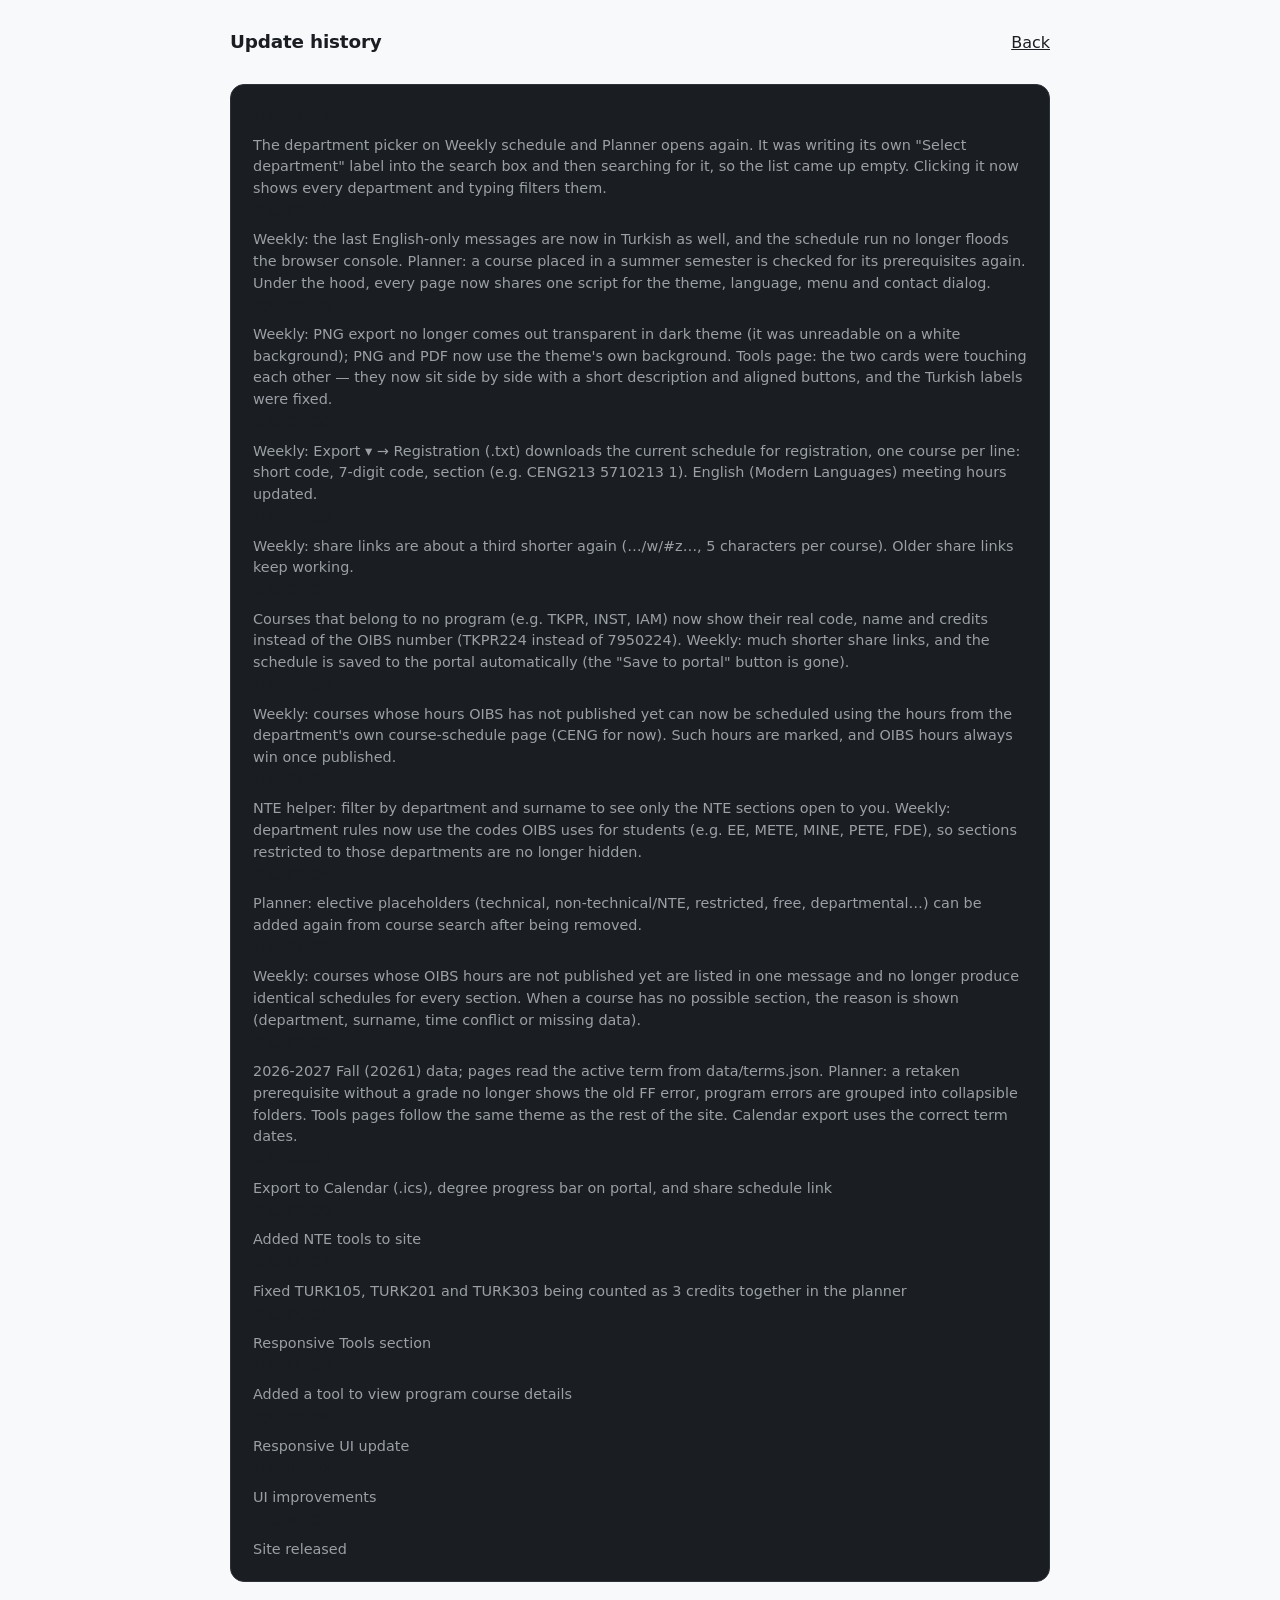
<file: changelog.html>
<!DOCTYPE html>
<html lang="en">
<head>
<meta charset="UTF-8" />
<meta name="viewport" content="width=device-width, initial-scale=1" />
<title>Update history</title>
<link rel="icon" href="Orta_Doğu_Teknik_Üniversitesi.png" type="image/png" />
  <style>
    :root {
      color-scheme: light dark;
    }
    body {
      margin: 0;
      padding: 28px 24px;
      font-family: system-ui, -apple-system, "Segoe UI", Roboto, Arial, sans-serif;
      line-height: 1.5;
      background: #0f1114;
      color: #e8eaed;
    }
    @media (prefers-color-scheme: light) {
      body { background: #f8f9fa; color: #1a1d21; }
      .card { background: #ffffff; border-color: #e8eaed; }
      .muted { color: #5f6368; }
      a { color: #0b57d0; }
    }
    .wrap {
      max-width: 820px;
      margin: 0 auto;
    }
    .card {
      background: #1a1d21;
      border: 1px solid #2d3238;
      border-radius: 14px;
      padding: 20px 22px;
    }
    h1 {
      margin: 0 0 14px 0;
      font-size: 1.15rem;
      letter-spacing: -0.01em;
    }
    h2 {
      margin: 0 0 6px 0;
      font-size: 1rem;
    }
    .muted {
      margin: 0;
      color: #9aa0a6;
      font-size: 0.9rem;
    }
    .topbar {
      display: flex;
      justify-content: space-between;
      align-items: baseline;
      gap: 12px;
      margin-bottom: 14px;
    }
    a {
      color: inherit;
    }
  </style>
</head>
<body>
  <div class="wrap">
    <div class="topbar">
      <h1>Update history</h1>
      <a href="index.html">Back</a>
    </div>

    <div class="card">
      <h2>01.02.12</h2>
      <p class="muted">The department picker on Weekly schedule and Planner opens again. It was writing its own "Select department" label into the search box and then searching for it, so the list came up empty. Clicking it now shows every department and typing filters them.</p>
      <h2>01.02.11</h2>
      <p class="muted">Weekly: the last English-only messages are now in Turkish as well, and the schedule run no longer floods the browser console. Planner: a course placed in a summer semester is checked for its prerequisites again. Under the hood, every page now shares one script for the theme, language, menu and contact dialog.</p>
      <h2>01.02.10</h2>
      <p class="muted">Weekly: PNG export no longer comes out transparent in dark theme (it was unreadable on a white background); PNG and PDF now use the theme's own background. Tools page: the two cards were touching each other — they now sit side by side with a short description and aligned buttons, and the Turkish labels were fixed.</p>
      <h2>01.02.09</h2>
      <p class="muted">Weekly: Export ▾ → Registration (.txt) downloads the current schedule for registration, one course per line: short code, 7-digit code, section (e.g. CENG213 5710213 1). English (Modern Languages) meeting hours updated.</p>
      <h2>01.02.08</h2>
      <p class="muted">Weekly: share links are about a third shorter again (…/w/#z…, 5 characters per course). Older share links keep working.</p>
      <h2>01.02.07</h2>
      <p class="muted">Courses that belong to no program (e.g. TKPR, INST, IAM) now show their real code, name and credits instead of the OIBS number (TKPR224 instead of 7950224). Weekly: much shorter share links, and the schedule is saved to the portal automatically (the "Save to portal" button is gone).</p>
      <h2>01.02.06</h2>
      <p class="muted">Weekly: courses whose hours OIBS has not published yet can now be scheduled using the hours from the department's own course-schedule page (CENG for now). Such hours are marked, and OIBS hours always win once published.</p>
      <h2>01.02.05</h2>
      <p class="muted">NTE helper: filter by department and surname to see only the NTE sections open to you. Weekly: department rules now use the codes OIBS uses for students (e.g. EE, METE, MINE, PETE, FDE), so sections restricted to those departments are no longer hidden.</p>
      <h2>01.02.04</h2>
      <p class="muted">Planner: elective placeholders (technical, non-technical/NTE, restricted, free, departmental…) can be added again from course search after being removed.</p>
      <h2>01.02.03</h2>
      <p class="muted">Weekly: courses whose OIBS hours are not published yet are listed in one message and no longer produce identical schedules for every section. When a course has no possible section, the reason is shown (department, surname, time conflict or missing data).</p>
      <h2>01.02.02</h2>
      <p class="muted">2026-2027 Fall (20261) data; pages read the active term from data/terms.json. Planner: a retaken prerequisite without a grade no longer shows the old FF error, program errors are grouped into collapsible folders. Tools pages follow the same theme as the rest of the site. Calendar export uses the correct term dates.</p>
      <h2>01.02.01</h2>
      <p class="muted">Export to Calendar (.ics), degree progress bar on portal, and share schedule link</p>
      <h2>01.02.00</h2>
      <p class="muted">Added NTE tools to site</p>
      <h2>01.01.02</h2>
      <p class="muted">Fixed TURK105, TURK201 and TURK303 being counted as 3 credits together in the planner</p>
      <h2>01.01.01</h2>
      <p class="muted">Responsive Tools section</p>
      <h2>01.01.00</h2>
      <p class="muted">Added a tool to view program course details</p>
      <h2>01.00.02</h2>
      <p class="muted">Responsive UI update</p>
      <h2>01.00.01</h2>
      <p class="muted">UI improvements</p>
      <h2>01.00.00</h2>
      <p class="muted">Site released</p>
    </div>
  </div>
</body>
</html>
</file>
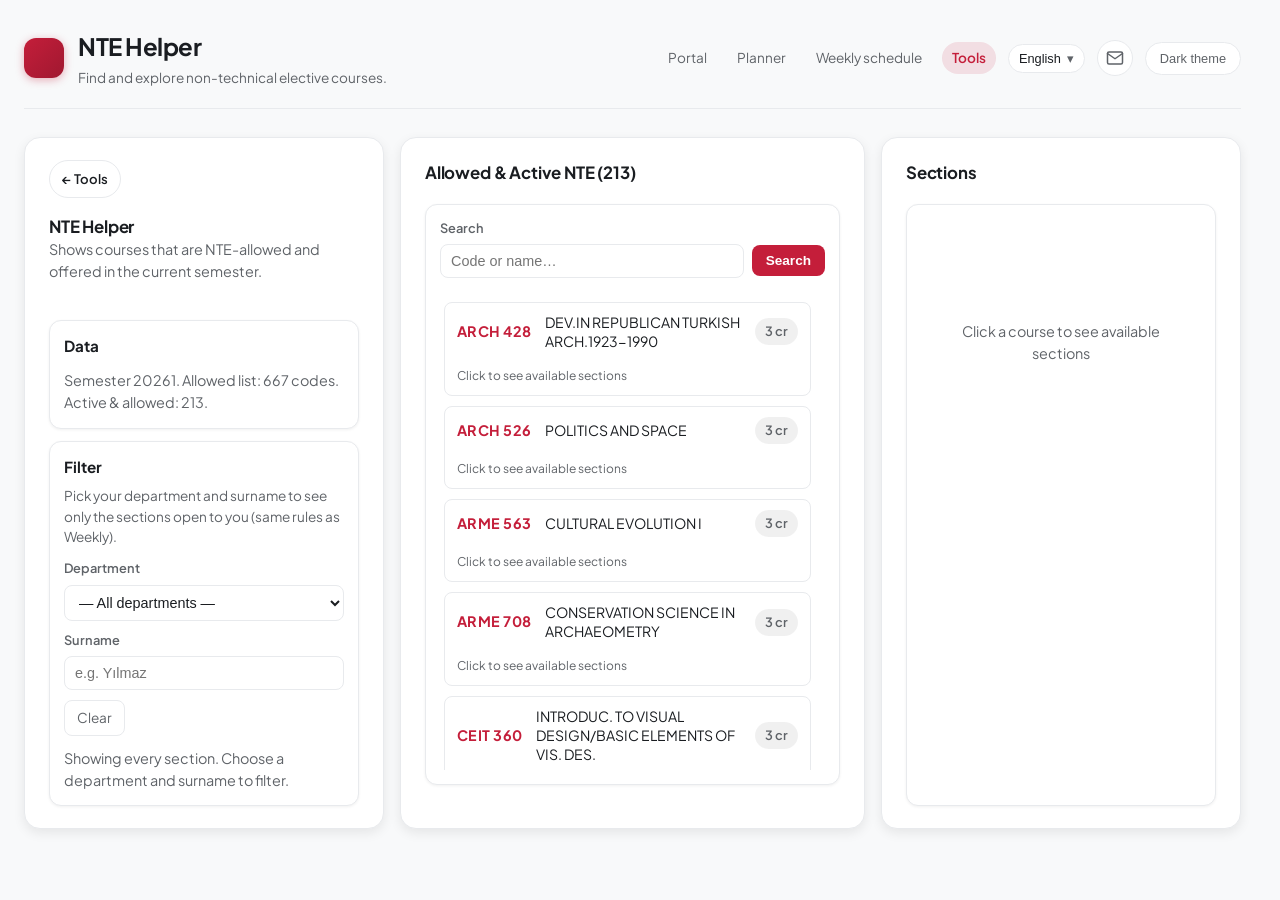
<file: nte-helper.html>
<!doctype html>
<html lang="en">
<head>
<meta charset="UTF-8">
<meta name="viewport" content="width=device-width, initial-scale=1.0">
<title id="pageTitle">NTE Helper</title>
<script>
document.documentElement.setAttribute('data-theme', localStorage.getItem('theme') === 'dark' ? 'dark' : 'light');
</script>
<link rel="icon" href="Orta_Doğu_Teknik_Üniversitesi.png" type="image/png">
<link rel="stylesheet" href="main-ui.css?v=3">
<script src="terms.js"></script>
  <link rel="preconnect" href="https://fonts.googleapis.com">
  <link rel="preconnect" href="https://fonts.gstatic.com" crossorigin>
  <link href="https://fonts.googleapis.com/css2?family=Plus+Jakarta+Sans:wght@400;500;600;700&display=swap" rel="stylesheet">
  <style>
    .nte-helper-main {
      display: grid;
      grid-template-columns: minmax(260px, 360px) minmax(0, 1fr) minmax(280px, 360px);
      gap: 16px;
      max-width: 1400px;
    }
    @media (max-width: 1200px) {
      .nte-helper-main {
        grid-template-columns: minmax(280px, 420px) minmax(0, 1fr);
        grid-template-areas: "form results" "sections sections";
      }
      .nte-helper-main > .panel:first-of-type { grid-area: form; }
      .nte-helper-main .nte-helper-results-panel { grid-area: results; }
      .nte-helper-main .nte-helper-sections-panel { grid-area: sections; }
    }
    @media (max-width: 1024px) {
      .nte-helper-main {
        grid-template-columns: 1fr;
        grid-template-areas: "form" "results" "sections";
      }
    }
    .nte-helper-back {
      display: inline-flex;
      align-items: center;
      justify-content: center;
      border: 1px solid var(--border-subtle);
      border-radius: var(--radius-full);
      padding: 8px 12px;
      text-decoration: none;
      color: var(--text-main);
      background: var(--bg-input);
      font-weight: 600;
      font-size: 0.82rem;
      margin-bottom: 16px;
      transition: border-color var(--transition), background var(--transition);
    }
    .nte-helper-back:hover {
      border-color: var(--metu-red);
      background: var(--accent-soft);
    }
    .nte-helper-caption {
      font-size: 0.9rem;
      color: var(--text-muted);
      margin: 0 0 20px 0;
    }
    .nte-helper-main .details-card {
      border: 1px solid var(--border-subtle);
      border-radius: var(--radius-md);
      background: var(--bg-elevated);
      box-shadow: var(--shadow);
      padding: 14px;
    }
    .nte-helper-main .details-card-title {
      margin: 0 0 8px 0;
      font-size: 0.95rem;
      font-weight: 700;
      color: var(--text-main);
    }
    .nte-helper-form {
      display: grid;
      grid-template-columns: repeat(auto-fill, minmax(160px, 1fr));
      gap: var(--space-4, 12px) var(--space-5, 16px);
      align-items: end;
      margin-bottom: 20px;
    }
    .nte-helper-form .nte-helper-field {
      display: flex;
      flex-direction: column;
      gap: 4px;
    }
    .nte-helper-form .nte-helper-field label {
      font-size: 0.8rem;
      font-weight: 600;
      color: var(--text-muted);
    }
    .nte-helper-form .nte-helper-field select,
    .nte-helper-form .nte-helper-field input {
      width: 100%;
      min-width: 0;
      padding: 8px 10px;
      border: 1px solid var(--border-subtle);
      border-radius: var(--radius-sm);
      background: var(--bg-input);
      color: var(--text-main);
      font-size: 0.9rem;
    }
    .nte-helper-form .nte-helper-btn-wrap {
      grid-column: 1 / -1;
    }
    @media (min-width: 520px) {
      .nte-helper-form .nte-helper-btn-wrap {
        grid-column: auto;
      }
    }
    .nte-helper-btn {
      padding: 10px 18px;
      background: var(--metu-red);
      color: #fff;
      border: none;
      border-radius: var(--radius-md);
      font-weight: 600;
      font-size: 0.9rem;
      cursor: pointer;
    }
    .nte-helper-btn:hover { opacity: 0.9; }
    .nte-helper-btn:disabled { opacity: 0.6; cursor: not-allowed; }
    .nte-helper-status {
      min-height: 24px;
      margin-bottom: 0;
      margin-top: 12px;
      font-size: 0.9rem;
      color: var(--text-muted);
    }
    .nte-helper-filter-card {
      margin-top: 12px;
    }
    .nte-helper-filter-hint {
      margin: 0 0 12px 0;
      font-size: 0.85rem;
      color: var(--text-muted);
    }
    .nte-helper-filter-field {
      display: flex;
      flex-direction: column;
      margin-bottom: 10px;
    }
    .nte-helper-filter-field .nte-helper-search-input {
      flex: none;
      width: 100%;
    }
    .nte-helper-filter-clear {
      padding: 7px 12px;
      background: transparent;
      color: var(--text-muted);
      border: 1px solid var(--border-subtle);
      border-radius: var(--radius-sm);
      font: inherit;
      font-size: 0.85rem;
      cursor: pointer;
    }
    .nte-helper-filter-clear:hover {
      color: var(--text-main);
      border-color: var(--text-muted);
    }
    .nte-helper-empty {
      margin: 12px 4px;
      color: var(--text-muted);
      font-size: 0.9rem;
    }
    .nte-helper-results-panel .details-card {
      display: flex;
      flex-direction: column;
      min-height: 280px;
    }
    .nte-helper-sections-panel {
      display: flex;
      flex-direction: column;
      min-height: 0;
    }
    .nte-helper-sections-panel .details-card {
      display: flex;
      flex-direction: column;
      min-height: 280px;
      flex: 1;
      min-height: 0;
    }
    .nte-helper-sections-body {
      flex: 1;
      min-height: 0;
      overflow-y: auto;
      padding: 4px 0;
    }
    .nte-helper-sections-placeholder {
      display: flex;
      flex-direction: column;
      align-items: center;
      justify-content: center;
      min-height: 240px;
      padding: 24px;
      text-align: center;
      color: var(--text-muted);
      font-size: 0.9rem;
    }
    .nte-helper-card.is-selected {
      border-color: var(--metu-red);
      box-shadow: 0 0 0 2px var(--metu-red-soft);
    }
    .nte-helper-sections-list {
      display: flex;
      flex-direction: column;
      gap: 8px;
    }
    .nte-helper-search-row {
      margin-bottom: 12px;
      flex-shrink: 0;
    }
    .nte-helper-search-label {
      display: block;
      font-size: 0.8rem;
      font-weight: 600;
      color: var(--text-muted);
      margin-bottom: 6px;
    }
    .nte-helper-search-wrap {
      display: flex;
      gap: 8px;
      align-items: center;
    }
    .nte-helper-search-input {
      flex: 1;
      min-width: 0;
      padding: 8px 10px;
      border: 1px solid var(--border-subtle);
      border-radius: var(--radius-sm);
      background: var(--bg-input);
      color: var(--text-main);
      font-size: 0.9rem;
    }
    .nte-helper-search-input:focus {
      outline: none;
      border-color: var(--metu-red);
      box-shadow: 0 0 0 2px var(--metu-red-soft);
    }
    .nte-helper-search-btn {
      padding: 8px 14px;
      background: var(--metu-red);
      color: #fff;
      border: none;
      border-radius: var(--radius-sm);
      font-weight: 600;
      font-size: 0.85rem;
      cursor: pointer;
      flex-shrink: 0;
    }
    .nte-helper-search-btn:hover { opacity: 0.9; }
    .nte-helper-search-row.is-hidden {
      display: none;
    }
    .nte-helper-results-body {
      flex: 1;
      overflow-y: auto;
      padding: 12px 4px;
      max-height: min(60vh, 480px);
    }
    .nte-helper-results-body.scroll-theme {
      scrollbar-gutter: stable;
    }
    .nte-helper-list {
      display: flex;
      flex-direction: column;
      gap: 10px;
    }
    .nte-helper-card {
      display: grid;
      grid-template-columns: auto 1fr auto;
      gap: 12px 14px;
      align-items: center;
      padding: 10px 12px;
      background: var(--bg-input);
      border: 1px solid var(--border-subtle);
      border-radius: var(--radius-sm);
      transition: border-color 0.15s ease, box-shadow 0.15s ease;
    }
    .nte-helper-card:hover {
      border-color: var(--metu-red);
      box-shadow: 0 2px 8px rgba(0,0,0,0.08);
    }
    .nte-helper-card-code {
      font-weight: 700;
      font-size: 0.9rem;
      color: var(--metu-red);
      letter-spacing: 0.02em;
    }
    .nte-helper-card-name {
      font-size: 0.88rem;
      color: var(--text-main);
      line-height: 1.35;
    }
    .nte-helper-card-credits {
      font-size: 0.8rem;
      font-weight: 600;
      color: var(--text-muted);
      background: var(--bg-subtle, rgba(0,0,0,0.06));
      padding: 4px 10px;
      border-radius: var(--radius-full, 999px);
    }
    .nte-helper-card-wrap {
      display: flex;
      flex-direction: column;
      gap: 0;
    }
    .nte-helper-card.is-clickable {
      cursor: pointer;
    }
    .nte-helper-card.is-clickable:hover {
      border-color: var(--metu-red);
    }
    .nte-helper-card-expand-hint {
      font-size: 0.75rem;
      color: var(--text-muted);
      margin-top: 4px;
      grid-column: 1 / -1;
    }
    .nte-helper-card-sections {
      display: none;
      margin-top: 10px;
      padding-top: 10px;
      border-top: 1px solid var(--border-subtle);
    }
    .nte-helper-card-sections.is-open {
      display: block;
    }
    .nte-helper-sections-title {
      font-size: 0.8rem;
      font-weight: 700;
      color: var(--text-muted);
      margin: 0 0 8px 0;
    }
    .nte-helper-section-item {
      font-size: 0.82rem;
      padding: 8px 10px;
      background: var(--bg-input);
      border: 1px solid var(--border-subtle);
      border-radius: var(--radius-sm);
      margin-bottom: 6px;
    }
    .nte-helper-section-item:last-child {
      margin-bottom: 0;
    }
    .nte-helper-section-row {
      display: flex;
      flex-wrap: wrap;
      gap: 4px 12px;
      margin-top: 4px;
    }
    .nte-helper-section-row:first-child {
      margin-top: 0;
    }
    .nte-helper-section-num {
      font-weight: 700;
      color: var(--metu-red);
    }
    .nte-helper-section-instr {
      color: var(--text-main);
    }
    .nte-helper-section-meetings,
    .nte-helper-section-rules {
      font-size: 0.78rem;
      color: var(--text-muted);
    }
    .nte-helper-right-empty {
      display: flex;
      flex-direction: column;
      align-items: center;
      justify-content: center;
      min-height: 200px;
      padding: 24px;
      text-align: center;
      color: var(--text-muted);
      font-size: 0.88rem;
    }
    .nte-helper-right-empty-icon {
      width: 48px;
      height: 48px;
      margin-bottom: 12px;
      opacity: 0.5;
    }
    .nte-helper-results {
      margin-top: 0;
    }
    @media (max-width: 600px) {
      html { overflow-x: hidden; }
      body { padding: 14px 12px; overflow-x: hidden; }
      .header { margin-left: -12px; margin-right: -12px; padding-left: calc(12px + env(safe-area-inset-left, 0)); padding-right: calc(12px + env(safe-area-inset-right, 0)); }
      .header-actions .nav-links,
      .header-actions #langCombo,
      .header-actions #themeToggle,
      .header-actions #envelopeBtn,
      .header-actions #langSelect { display: none !important; }
      #mobileMenuBtn { display: inline-flex !important; position: fixed; top: calc(14px + 6px + env(safe-area-inset-top, 0)); right: calc(16px + env(safe-area-inset-right, 0)); z-index: 100000; }
    }
  </style>
</head>
<body>
  <div class="app-shell">
    <header class="header">
      <div class="branding">
        <div class="branding-mark"></div>
        <div class="title-block">
          <h1 id="pageTitleHeading">NTE Helper</h1>
          <span id="pageSubtitle">Find and explore non-technical elective courses.</span>
        </div>
      </div>
      <div class="header-actions">
        <button type="button" id="mobileMenuBtn" aria-label="Open menu" aria-controls="mobileDrawerOverlay" aria-expanded="false" style="display: none;">
          <svg xmlns="http://www.w3.org/2000/svg" viewBox="0 0 24 24" fill="none" stroke="currentColor" stroke-width="2" stroke-linecap="round" stroke-linejoin="round" aria-hidden="true">
            <line x1="4" y1="6" x2="20" y2="6"></line>
            <line x1="4" y1="12" x2="20" y2="12"></line>
            <line x1="4" y1="18" x2="20" y2="18"></line>
          </svg>
        </button>
        <nav class="nav-links">
          <a id="navPortal" href="index.html">Portal</a>
          <a id="navPlanner" href="planner.html">Planner</a>
          <a id="navWeekly" href="weekly.html">Weekly schedule</a>
          <a id="navTools" href="tools.html" class="active">Tools</a>
        </nav>
        <select id="langSelect" class="header-hidden-select" tabindex="-1" aria-hidden="true">
          <option value="tr">Türkçe</option>
          <option value="en">English</option>
        </select>
        <div class="header-lang" id="langCombo">
          <button type="button" id="langButton" class="header-lang-trigger" aria-haspopup="listbox" aria-expanded="false">
            <span id="langButtonLabel">English</span>
            <span class="header-lang-chevron" aria-hidden="true">▾</span>
          </button>
          <div id="langList" class="course-search-dropdown" role="listbox" aria-label="Language"></div>
        </div>
        <button type="button" id="envelopeBtn" class="envelope-btn" aria-label="Message" title="Message">
          <svg xmlns="http://www.w3.org/2000/svg" viewBox="0 0 24 24" fill="none" stroke="currentColor" stroke-width="2" stroke-linecap="round" stroke-linejoin="round"><path d="M4 4h16c1.1 0 2 .9 2 2v12c0 1.1-.9 2-2 2H4c-1.1 0-2-.9-2-2V6c0-1.1.9-2 2-2z"></path><polyline points="22,6 12,13 2,6"></polyline></svg>
        </button>
        <button type="button" id="themeToggle" class="theme-toggle" aria-label="Toggle theme">
          <span id="themeLabel">Light theme</span>
        </button>
      </div>
    </header>

    <div id="mobileDrawerOverlay" class="mobile-drawer-overlay" aria-hidden="true">
      <aside class="mobile-drawer" role="dialog" aria-modal="true" aria-label="Menu">
        <div class="mobile-drawer-header">
          <div class="mobile-drawer-title">Menu</div>
          <button type="button" id="mobileDrawerClose" class="mobile-drawer-close" aria-label="Close menu">×</button>
        </div>
        <div class="mobile-drawer-body">
          <div class="mobile-drawer-section">
            <div class="mobile-drawer-section-title">Pages</div>
            <div class="mobile-drawer-list">
              <a class="mobile-drawer-link" href="index.html">Portal</a>
              <a class="mobile-drawer-link" href="planner.html">Planner</a>
              <a class="mobile-drawer-link" href="weekly.html">Weekly schedule</a>
              <a id="mobileNavTools" class="mobile-drawer-link" href="tools.html">Tools</a>
            </div>
          </div>
          <div class="mobile-drawer-section">
            <div class="mobile-drawer-section-title">Settings</div>
            <div class="mobile-drawer-list">
              <div class="mobile-drawer-pill-row" aria-label="Language">
                <button type="button" id="mobileLangTr" class="mobile-drawer-pill">Türkçe</button>
                <button type="button" id="mobileLangEn" class="mobile-drawer-pill">English</button>
              </div>
              <button type="button" id="mobileContactBtn" class="mobile-drawer-btn">Contact</button>
              <button type="button" id="mobileThemeBtn" class="mobile-drawer-btn">
                <span>Theme</span>
                <span id="mobileThemeLabel">Light theme</span>
              </button>
            </div>
          </div>
        </div>
      </aside>
    </div>

    <main class="layout nte-helper-main">
      <section class="panel">
        <a href="tools.html" id="backToToolsBtn" class="nte-helper-back">← Tools</a>
        <div class="panel-header">
          <div>
            <div class="panel-title" id="nteHelperPanelTitle">NTE Helper</div>
            <p id="nteHelperCaption" class="nte-helper-caption">Find non-technical elective courses you can take. Select your engineering department to see available NTE courses.</p>
          </div>
        </div>
        <div class="details-card">
          <h3 class="details-card-title" id="nteFiltersTitle">Data</h3>
          <div id="nteHelperStatus" class="nte-helper-status" aria-live="polite"></div>
        </div>
        <div class="details-card nte-helper-filter-card">
          <h3 class="details-card-title" id="nteFilterTitle">Filter</h3>
          <p class="nte-helper-filter-hint" id="nteFilterHint">Pick your department and surname to see only the sections open to you.</p>
          <div class="nte-helper-filter-field">
            <label for="nteDeptSelect" class="nte-helper-search-label" id="lblDept">Department</label>
            <select id="nteDeptSelect" class="nte-helper-search-input"></select>
          </div>
          <div class="nte-helper-filter-field">
            <label for="nteSurname" class="nte-helper-search-label" id="lblSurname">Surname</label>
            <input type="text" id="nteSurname" class="nte-helper-search-input" autocomplete="off" />
          </div>
          <button type="button" id="nteFilterClear" class="nte-helper-filter-clear">Clear</button>
          <div id="nteFilterStatus" class="nte-helper-status" aria-live="polite"></div>
        </div>
      </section>

      <section class="panel nte-helper-results-panel">
        <div class="panel-header">
          <div>
            <div class="panel-title" id="nteHelperResultsTitle">Available NTE</div>
          </div>
        </div>
        <div class="details-card">
          <div class="nte-helper-search-row" id="nteHelperSearchRow">
            <label for="nteSearchInput" class="nte-helper-search-label" id="nteSearchLabel">Search</label>
            <div class="nte-helper-search-wrap">
              <input type="text" id="nteSearchInput" class="nte-helper-search-input" placeholder="Code or name..." autocomplete="off" aria-describedby="nteSearchLabel" />
              <button type="button" id="nteSearchBtn" class="nte-helper-search-btn"><span id="nteSearchBtnText">Search</span></button>
            </div>
          </div>
          <div id="nteHelperResults" class="nte-helper-results-body scroll-theme"></div>
        </div>
      </section>
      <section class="panel nte-helper-sections-panel">
        <div class="panel-header">
          <div>
            <div class="panel-title" id="nteHelperSectionsTitle">Sections</div>
          </div>
        </div>
        <div class="details-card">
          <div id="nteHelperSectionsBody" class="nte-helper-sections-body scroll-theme">
            <div id="nteHelperSectionsPlaceholder" class="nte-helper-sections-placeholder">
              <span id="nteHelperSectionsPlaceholderText">Click a course to see available sections</span>
            </div>
            <div id="nteHelperSectionsList" class="nte-helper-sections-list" style="display:none;"></div>
          </div>
        </div>
      </section>
    </main>
  </div>

  <dialog id="envelopeDialog" class="envelope-dialog">
    <div class="envelope-modal">
      <div class="envelope-modal-header">
        <h3 id="envelopeModalTitle" class="envelope-modal-title">Contact information</h3>
        <button type="button" id="envelopeModalClose" class="envelope-modal-close">Close</button>
      </div>
      <div id="envelopeModalContent" class="envelope-modal-body scroll-theme">
        <a href="mailto:fatih.usta@metu.edu.tr">fatih.usta@metu.edu.tr</a>
      </div>
    </div>
  </dialog>

  <script src="platform.js"></script>
  <script src="site-chrome.js"></script>
  <script>
  (function() {
    var root = document.documentElement;
    var STRINGS = {
      en: {
        pageTitle: "NTE Helper",
        pageSubtitle: "Find and explore non-technical elective courses.",
        navPortal: "Portal",
        navPlanner: "Planner",
        navWeekly: "Weekly schedule",
        navTools: "Tools",
        nteHelperPanelTitle: "NTE Helper",
        nteHelperCaption: "Shows courses that are NTE-allowed and offered in the current semester.",
        filtersTitle: "Data",
        filterTitle: "Filter",
        filterHint: "Pick your department and surname to see only the sections open to you (same rules as Weekly).",
        lblDept: "Department",
        lblSurname: "Surname",
        deptAll: "— All departments —",
        surnamePlaceholder: "e.g. Yılmaz",
        filterClear: "Clear",
        filterStatusNone: "Showing every section. Choose a department and surname to filter.",
        filterStatus: "{n} of {total} NTE courses have a section open to you (department code {dept}, surname {surname}).",
        statusSelectDept: "Loading NTE list and active courses…",
        statusLoading: "Loading…",
        statusNoCourses: "No NTE-allowed courses are offered this semester.",
        statusError: "Could not load data. Try again.",
        resultsTitle: "Allowed & Active NTE",
        resultsEmpty: "No matches.",
        searchLabel: "Search",
        searchPlaceholder: "Code or name…",
        searchBtn: "Search",
        sectionsLabel: "Sections",
        sectionNum: "Section",
        instructor: "Instructor",
        schedule: "Schedule",
        rulesLabel: "Rules",
        restrictedTo: "Restricted to",
        openToAll: "Open to all",
        surnameRange: "Surnames",
        yearRange: "Years",
        clickToExpand: "Click to see available sections",
        sectionsPlaceholder: "Click a course to see available sections",
        sectionsFor: "Sections for",
        colCode: "Code",
        colName: "Course name",
        colCredits: "Credits",
        backToToolsBtn: "← Tools",
        themeLight: "Light theme",
        themeDark: "Dark theme",
        contactBtn: "Contact",
        contactModalTitle: "Contact information",
        closeBtn: "Close"
      },
      tr: {
        pageTitle: "NTE Yardımcı",
        pageSubtitle: "Non-teknik seçmeli dersleri bulun ve inceleyin.",
        navPortal: "Portal",
        navPlanner: "Planlayıcı",
        navWeekly: "Haftalık program",
        navTools: "Araçlar",
        nteHelperPanelTitle: "NTE Yardımcı",
        nteHelperCaption: "Bu dönem açılan ve NTE listesinde olan dersleri gösterir.",
        filtersTitle: "Veri",
        filterTitle: "Filtre",
        filterHint: "Bölümünü ve soyadını seç; sadece sana açık şubeler görünsün (Haftalık program ile aynı kurallar).",
        lblDept: "Bölüm",
        lblSurname: "Soyadı",
        deptAll: "— Tüm bölümler —",
        surnamePlaceholder: "örn. Yılmaz",
        filterClear: "Temizle",
        filterStatusNone: "Tüm şubeler gösteriliyor. Filtrelemek için bölüm ve soyadı seç.",
        filterStatus: "{total} NTE dersinden {n} tanesinde sana açık şube var (bölüm kodu {dept}, soyadı {surname}).",
        statusSelectDept: "NTE listesi ve aktif dersler yükleniyor…",
        statusNoCourses: "Bu dönem açılan uygun NTE dersi yok.",
        statusError: "Veri yüklenemedi. Tekrar deneyin.",
        resultsTitle: "Uygun & Açık NTE",
        resultsEmpty: "Eşleşme yok.",
        searchLabel: "Ara",
        searchPlaceholder: "Kod veya ad…",
        searchBtn: "Ara",
        sectionsLabel: "Şubeler",
        sectionNum: "Şube",
        instructor: "Öğretim üyesi",
        schedule: "Program",
        rulesLabel: "Kurallar",
        restrictedTo: "Kısıtlı",
        openToAll: "Herkese açık",
        surnameRange: "Soyad",
        yearRange: "Sınıf",
        clickToExpand: "Uygun şubeleri görmek için tıklayın",
        sectionsPlaceholder: "Şubeleri görmek için bir derse tıklayın",
        sectionsFor: "Şubeler",
        colCode: "Kod",
        colName: "Ders adı",
        colCredits: "Kredi",
        backToToolsBtn: "← Araçlar",
        themeLight: "Açık tema",
        themeDark: "Koyu tema",
        contactBtn: "İletişim",
        contactModalTitle: "İletişim bilgileri",
        closeBtn: "Kapat"
      }
    };

    function setText(id, text) {
      var el = document.getElementById(id);
      if (el) el.textContent = text;
    }

    function getLang() {
      return (localStorage.getItem("lang") || "en") === "tr" ? "tr" : "en";
    }

    function applyLanguage(lang) {
      var s = STRINGS[lang] || STRINGS.en;
      setText("pageTitle", s.pageTitle);
      setText("pageTitleHeading", s.pageTitle);
      setText("pageSubtitle", s.pageSubtitle);
      setText("navPortal", s.navPortal);
      setText("navPlanner", s.navPlanner);
      setText("navWeekly", s.navWeekly);
      setText("navTools", s.navTools);
      setText("mobileNavTools", s.navTools);
      setText("nteHelperPanelTitle", s.nteHelperPanelTitle);
      setText("nteHelperCaption", s.nteHelperCaption);
      setText("lblDept", s.lblDept);
      setText("lblSurname", s.lblSurname);
      setText("lblTerm", s.lblTerm);
      setText("nteFindBtnText", s.nteFindBtnText);
      setText("nteFiltersTitle", s.filtersTitle);
      setText("nteFilterTitle", s.filterTitle);
      setText("nteFilterHint", s.filterHint);
      setText("nteFilterClear", s.filterClear);
      var surnameField = document.getElementById("nteSurname");
      if (surnameField) surnameField.placeholder = s.surnamePlaceholder;
      var deptAllOpt = document.querySelector('#nteDeptSelect option[value=""]');
      if (deptAllOpt) deptAllOpt.textContent = s.deptAll;
      if (allNteItems) applyNteFilter();
      setText("nteSearchLabel", s.searchLabel);
      setText("nteSearchBtnText", s.searchBtn);
      setText("nteHelperSectionsPlaceholderText", s.sectionsPlaceholder || "Click a course to see available sections");
      var searchInput = document.getElementById("nteSearchInput");
      if (searchInput) searchInput.placeholder = s.searchPlaceholder || "Code or name…";
      setText("backToToolsBtn", s.backToToolsBtn);
      setText("mobileContactBtn", s.contactBtn);
      setText("envelopeModalTitle", s.contactModalTitle);
      setText("envelopeModalClose", s.closeBtn);
      document.documentElement.lang = lang === "tr" ? "tr" : "en";

      var currentTheme = root.getAttribute("data-theme") === "light" ? "light" : "dark";
      setText("themeLabel", currentTheme === "dark" ? s.themeLight : s.themeDark);
      setText("mobileThemeLabel", currentTheme === "dark" ? s.themeLight : s.themeDark);

      var langSel = document.getElementById("langSelect");
      if (langSel) langSel.value = lang;
      var langButtonLabel = document.getElementById("langButtonLabel");
      if (langButtonLabel) langButtonLabel.textContent = lang === "tr" ? "Türkçe" : "English";
      localStorage.setItem("lang", lang);
    }


    // Theme toggle, language picker, mobile drawer and the contact dialog live in site-chrome.js.
    METU_CHROME.init({ applyLanguage: applyLanguage });

    // --- NTE Helper logic ---
    var NTE_PREFIXES = [
      "ARCH", "CP", "ID", "PHYS", "SOC", "PSY", "MATH", "HIST", "PHIL",
      "ADM", "ECON", "BA", "IR", "SSME", "FLE", "PES", "EDS",
      "ARAB", "FREN", "GERM", "JA", "ITAL", "RUS", "SPAN", "HEB", "GRE",
      "CHN", "PERS", "ENG", "TURK", "THEA", "SLTP", "MUS", "INST",
      "STPS", "ARME", "CEIT", "TKPR"
    ];
    function getCoursePrefix(code) {
      if (!code || typeof code !== "string") return "";
      var m = code.match(/^[A-Za-z]+/);
      return m ? m[0].toUpperCase() : "";
    }
    function isCourseNTE(code) {
      var prefix = getCoursePrefix(code);
      return NTE_PREFIXES.indexOf(prefix) !== -1;
    }
    function courseAllowedAsNTE(code) {
      if (!code || typeof code !== "string") return false;
      var norm = (code || "").replace(/\s+/g, "").toUpperCase();
      if (nteAllowanceSet && nteAllowanceSet.size > 0) return nteAllowanceSet.has(norm);
      return isCourseNTE(code);
    }
    function isUndergraduateCourse(code) {
      if (!code || typeof code !== "string") return true;
      var m = code.match(/(\d+)$/);
      if (!m) return true;
      var num = parseInt(m[1], 10);
      return num < 500;
    }

    var programsData = null;
    var curriculumsData = null;
    var coursesData = null;
    var sectionsByTerm = {};
    var lastNteResultList = null;
    var programCodeToGivenDept = {};
    /** Set of normalized course codes from data/nte-allowance-list.json (e.g. "ARCH324"). Null = use NTE_PREFIXES. */
    var nteAllowanceSet = null;
    /** Dept code (e.g. "863") -> abbrev (e.g. "ARME") from nte-allowance-list or data/department_codes.json. */
    var nteCodeToAbbrev = {};
    /** given_dept / value -> full name (e.g. "Archaeometry/Arkeometri") from sections or department_codes.json. */
    var givenDeptToDeptText = {};
    /** Loaded from data/department_codes.json so codes have names/abbrevs. */
    var departmentCodesData = null;
    /** Fallback dept code -> abbrev when nte-allowance-list.json is not loaded (so ARME etc. still display correctly). */
    var NTE_DEPT_ABBREV_FALLBACK = { "120": "ARCH", "121": "CP", "125": "ID", "230": "PHYS", "232": "SOC", "233": "PSY", "236": "MATH", "240": "HIST", "241": "PHIL", "310": "ADM", "311": "ECON", "312": "BA", "314": "IR", "420": "SSME", "430": "CEIT", "450": "FLE", "453": "PES", "454": "EDS", "460": "MSE", "602": "ARAB", "603": "FREN", "604": "GERM", "605": "JA", "606": "ITAL", "607": "RUS", "608": "SPAN", "609": "HEB", "610": "GRE", "611": "CHN", "612": "PERS", "639": "ENG", "642": "TURK", "643": "THEA", "644": "SLTP", "651": "MUS", "682": "INST", "795": "TKPR", "831": "STPS", "863": "ARME" };

    function getCourseDisplayCode(c) {
      if (!c) return "";
      var code7 = String(c.course_code_7digit || "").trim();
      if (code7.length >= 6) {
        var deptVal = code7.substring(0, 3);
        var ab = nteCodeToAbbrev[deptVal] || NTE_DEPT_ABBREV_FALLBACK[deptVal];
        if (ab) return ab + " " + code7.substring(code7.length - 3);
      }
      return (c.code && String(c.code).trim()) || "";
    }

    function buildMap7ToCode(courses) {
      var map = {};
      (courses || []).forEach(function(c) {
        var k = c.course_code_7digit != null ? String(c.course_code_7digit).trim() : "";
        var v = (c.code && String(c.code).trim()) || "";
        if (k && v) map[k] = v;
      });
      return map;
    }

    function getCurriculumCourseCodesForProgram(programCode, curriculums, map7toCode) {
      var set = {};
      if (!programCode || !curriculums || !curriculums.curriculums) return set;
      var curriculum = curriculums.curriculums[programCode];
      if (!curriculum || !curriculum.semesters || !curriculum.semesters.length) return set;
      curriculum.semesters.forEach(function(sem) {
        var list = sem.courses || [];
        list.forEach(function(item) {
          if (item.type === "one_of" && item.options && item.options.length) {
            item.options.forEach(function(o) {
              if (!o) return;
              var c = null;
              if (o.course_code_7digit != null && map7toCode[String(o.course_code_7digit)]) c = map7toCode[String(o.course_code_7digit)];
              if (!c && o.code) c = (o.code || "").trim();
              if (c) set[c] = true;
            });
            return;
          }
          if (item.type === "elective") return;
          var code = item.code ? String(item.code).trim() : "";
          if (code) set[code] = true;
        });
      });
      return set;
    }

    function sectionRuleAcceptsUser(rule, userGivenDept, surnameTwo) {
      var dept = (rule.given_dept || "").trim().toUpperCase();
      if (dept !== "ALL" && dept !== userGivenDept) return false;
      var start = (rule.start_char || "AA").trim().toUpperCase();
      var end = (rule.end_char || "ZZ").trim().toUpperCase();
      var s = (surnameTwo || "AA").trim().toUpperCase();
      if (s.length < 2) s = (s + "A").substring(0, 2);
      return s >= start && s <= end;
    }

    function loadProgramsIntoDeptSelect() {
      var sel = document.getElementById("nteDeptSelect");
      if (!sel) return null;
      return fetch("data/programs.json")
        .then(function(r) { return r.json(); })
        .then(function(data) {
          programsData = data;
          sel.innerHTML = "";
          var opt0 = document.createElement("option");
          opt0.value = "";
          opt0.textContent = (STRINGS[getLang()] || STRINGS.en).deptAll;
          sel.appendChild(opt0);
          var faculties = data.faculties || {};
          var engineeringOnly = "Faculty of Engineering";
          if (faculties[engineeringOnly] && faculties[engineeringOnly].programs) {
            var fac = faculties[engineeringOnly];
            var group = document.createElement("optgroup");
            group.label = fac.name || engineeringOnly;
            fac.programs.forEach(function(p) {
              var opt = document.createElement("option");
              opt.value = p.code;
              opt.textContent = p.name || p.code;
              group.appendChild(opt);
            });
            sel.appendChild(group);
          }
        })
        .catch(function() {});
    }

    function ensureTermOptions() {
      var sel = document.getElementById("nteTermSelect");
      if (!sel || sel.options.length > 1) return;
      window.METU_TERMS_load().then(function(terms) {
        sel.innerHTML = "";
        terms.available.forEach(function(t) {
          var opt = document.createElement("option");
          opt.value = t;
          opt.textContent = window.METU_TERMS_label(t, getLang());
          sel.appendChild(opt);
        });
        sel.value = terms.current;
      });
    }

    function showSectionsInRightPane(course, s) {
      var placeholder = document.getElementById("nteHelperSectionsPlaceholder");
      var listEl = document.getElementById("nteHelperSectionsList");
      var titleEl = document.getElementById("nteHelperSectionsTitle");
      if (!placeholder || !listEl) return;
      var secs = course.acceptingSections || [];
      if (titleEl) titleEl.textContent = (course.code || "—") + " — " + (s.sectionsLabel || "Sections");
      listEl.innerHTML = "";
      if (secs.length === 0) {
        placeholder.style.display = "flex";
        listEl.style.display = "none";
        return;
      }
      placeholder.style.display = "none";
      listEl.style.display = "block";
      secs.forEach(function(sec) {
        var item = document.createElement("div");
        item.className = "nte-helper-section-item";
        var row1 = document.createElement("div");
        row1.className = "nte-helper-section-row";
        var numSpan = document.createElement("span");
        numSpan.className = "nte-helper-section-num";
        numSpan.textContent = (s.sectionNum || "Section") + " " + (sec.section || "—");
        var instrText = [fixTurkishEncoding(sec.instr1), fixTurkishEncoding(sec.instr2)].filter(Boolean).join(" / ");
        var instrSpan = document.createElement("span");
        instrSpan.className = "nte-helper-section-instr";
        instrSpan.textContent = (s.instructor || "Instructor") + ": " + (instrText || "—");
        row1.appendChild(numSpan);
        row1.appendChild(instrSpan);
        item.appendChild(row1);
        if (sec.meetings && sec.meetings.length) {
          var row2 = document.createElement("div");
          row2.className = "nte-helper-section-row nte-helper-section-meetings";
          var parts = sec.meetings.map(function(m) {
            return (m.day || "") + " " + (m.start || "") + "-" + (m.end || "") + (m.room ? " (" + m.room + ")" : "");
          }).filter(Boolean);
          row2.textContent = (s.schedule || "Schedule") + ": " + (parts.join("; ") || "—");
          item.appendChild(row2);
        }
        var rules = sec.rules || [];
        if (rules.length > 0) {
          var row3 = document.createElement("div");
          row3.className = "nte-helper-section-row nte-helper-section-rules";
          var ruleParts = rules.map(function(r) {
            var gd = (r.given_dept || "").trim().toUpperCase();
            var startChar = (r.start_char || "AA").trim().toUpperCase();
            var endChar = (r.end_char || "ZZ").trim().toUpperCase();
            var minYear = (r.min_year || "").toString().trim();
            var maxYear = (r.max_year || "").toString().trim();
            var parts = [];
            if (gd && gd !== "ALL") parts.push((s.restrictedTo || "Restricted to") + " " + gd);
            else parts.push(s.openToAll || "Open to all");
            if (startChar !== "AA" || endChar !== "ZZ") parts.push((s.surnameRange || "Surnames") + " " + startChar + "-" + endChar);
            if (minYear && maxYear && (minYear !== "0" || maxYear !== "95")) parts.push((s.yearRange || "Years") + " " + minYear + "-" + maxYear);
            return parts.join("; ");
          });
          row3.textContent = (s.rulesLabel || "Rules") + ": " + ruleParts.join(" | ");
          item.appendChild(row3);
        }
        listEl.appendChild(item);
      });
    }

    function renderNteList(listToShow, s) {
      var resultsEl = document.getElementById("nteHelperResults");
      var titleEl = document.getElementById("nteHelperResultsTitle");
      if (!resultsEl) return;
      resultsEl.innerHTML = "";
      document.querySelectorAll(".nte-helper-card.is-selected").forEach(function(el) { el.classList.remove("is-selected"); });
      var placeholder = document.getElementById("nteHelperSectionsPlaceholder");
      var listEl = document.getElementById("nteHelperSectionsList");
      var sectionsTitleEl = document.getElementById("nteHelperSectionsTitle");
      if (placeholder) placeholder.style.display = "flex";
      if (listEl) { listEl.style.display = "none"; listEl.innerHTML = ""; }
      if (sectionsTitleEl) sectionsTitleEl.textContent = (s.sectionsLabel || "Sections");
      var total = lastNteResultList ? lastNteResultList.length : listToShow.length;
      if (titleEl) {
        if (listToShow.length === total)
          titleEl.textContent = (s.resultsTitle || "Available NTE") + " (" + listToShow.length + ")";
        else
          titleEl.textContent = (s.resultsTitle || "Available NTE") + " (" + listToShow.length + " / " + total + ")";
      }
      var listWrap = document.createElement("div");
      listWrap.className = "nte-helper-list";
      listWrap.setAttribute("role", "list");
      listToShow.forEach(function(c) {
        var wrap = document.createElement("div");
        wrap.className = "nte-helper-card-wrap";
        var card = document.createElement("div");
        card.className = "nte-helper-card" + (c.acceptingSections && c.acceptingSections.length ? " is-clickable" : "");
        card.setAttribute("role", "listitem");
        var codeSpan = document.createElement("span");
        codeSpan.className = "nte-helper-card-code";
        codeSpan.textContent = c.code || "—";
        var nameSpan = document.createElement("span");
        nameSpan.className = "nte-helper-card-name";
        nameSpan.textContent = (c.name || "").trim() || "—";
        var credSpan = document.createElement("span");
        credSpan.className = "nte-helper-card-credits";
        credSpan.textContent = (c.credits != null ? c.credits : "—") + " cr";
        card.appendChild(codeSpan);
        card.appendChild(nameSpan);
        card.appendChild(credSpan);
        if (c.acceptingSections && c.acceptingSections.length) {
          var hint = document.createElement("div");
          hint.className = "nte-helper-card-expand-hint";
          hint.textContent = (s.clickToExpand || "Click to see available sections");
          hint.setAttribute("aria-hidden", "true");
          card.appendChild(hint);
        }
        wrap.appendChild(card);
        if (c.acceptingSections && c.acceptingSections.length) {
          card.addEventListener("click", function() {
            document.querySelectorAll(".nte-helper-card.is-selected").forEach(function(el) { el.classList.remove("is-selected"); });
            card.classList.add("is-selected");
            showSectionsInRightPane(c, s);
          });
          card.setAttribute("aria-expanded", "false");
        }
        listWrap.appendChild(wrap);
      });
      resultsEl.appendChild(listWrap);
      if (!listToShow.length) {
        var emptyMsg = document.createElement("p");
        emptyMsg.className = "nte-helper-empty";
        emptyMsg.textContent = s.resultsEmpty || "No matches.";
        resultsEl.appendChild(emptyMsg);
      }
    }

    function runSearch() {
      if (!lastNteResultList || !lastNteResultList.length) return;
      var searchInput = document.getElementById("nteSearchInput");
      var query = (searchInput && searchInput.value) ? String(searchInput.value).trim() : "";
      var s = (getLang() === "tr" ? STRINGS.tr : STRINGS.en);
      var filtered = query === "" ? lastNteResultList : lastNteResultList.filter(function(c) {
        var q = query.toUpperCase();
        var code = (c.code || "").toUpperCase();
        var name = (c.name || "").toUpperCase();
        var code7 = (c.course_code_7digit || "").toString();
        return code.indexOf(q) !== -1 || name.indexOf(q) !== -1 || code7.indexOf(q) !== -1;
      });
      renderNteList(filtered, s);
    }

    function normalizeCourseCode(x) {
      return String(x || "").replace(/\s+/g, "").toUpperCase();
    }

    /** Fix UTF-8 misinterpreted as Latin-1: each char's code point = byte, decode as UTF-8. */
    function fixTurkishEncoding(s) {
      if (!s || typeof s !== "string") return s;
      for (var i = 0; i < s.length; i++) {
        if (s.charCodeAt(i) > 255) return s;
      }
      try {
        var bytes = new Uint8Array(s.length);
        for (var i = 0; i < s.length; i++) bytes[i] = s.charCodeAt(i);
        return new TextDecoder("utf-8").decode(bytes);
      } catch (e) {
        return s;
      }
    }

    function extractEnglishName(rawName) {
      var s = String(rawName || "").trim();
      if (!s) return "";
      var idx = s.indexOf(" (");
      if (idx === -1) idx = s.indexOf("(");
      if (idx > 0) return s.substring(0, idx).trim();
      return s;
    }

    function buildAllowedActiveList(nteData, offeringsData, coursesData) {
      var allowed = new Set((nteData && nteData.courseCodesNormalized) ? nteData.courseCodesNormalized.map(normalizeCourseCode) : []);
      if (!allowed.size && nteData && Array.isArray(nteData.courseCodes)) {
        nteData.courseCodes.forEach(function(cc) { allowed.add(normalizeCourseCode(cc)); });
      }

      var code7ToCredits = {};
      if (coursesData && Array.isArray(coursesData.courses)) {
        coursesData.courses.forEach(function(c) {
          var code7 = (c && c.course_code_7digit != null) ? String(c.course_code_7digit).trim() : "";
          var cr = (c && c.credits != null) ? Number(c.credits) : null;
          if (code7 && cr != null && !isNaN(cr)) code7ToCredits[code7] = cr;
        });
      }

      var deptCodeToAbbrev = {};
      (nteData && Array.isArray(nteData.departments) ? nteData.departments : []).forEach(function(d) {
        var code = (d && d.code != null) ? String(d.code).trim() : "";
        var ab = (d && d.abbrev) ? String(d.abbrev).trim().toUpperCase() : "";
        if (code && ab) deptCodeToAbbrev[code] = ab;
      });

      var out = [];
      var deps = (offeringsData && Array.isArray(offeringsData.departments)) ? offeringsData.departments : [];
      deps.forEach(function(dep) {
        var courses = Array.isArray(dep.courses) ? dep.courses : [];
        courses.forEach(function(c) {
          var code7 = String((c && (c.internal_code || c.code)) || "").trim();
          if (!code7 || code7.length < 6) return;
          var deptVal = code7.substring(0, 3);
          var ab = deptCodeToAbbrev[deptVal] || "";
          if (!ab) return;
          var num3 = code7.substring(code7.length - 3);
          var displayCode = ab + " " + num3;
          var norm = normalizeCourseCode(displayCode);
          if (!allowed.has(norm)) return;

          var rawName = (c && c.name) ? String(c.name).trim() : "";
          var item = {
            code: displayCode,
            name: extractEnglishName(rawName) || rawName || displayCode,
            credits: (code7ToCredits[code7] != null ? code7ToCredits[code7] : null),
            course_code_7digit: code7
          };
          out.push(item);
        });
      });

      out.sort(function(a, b) { return (a.code || "").localeCompare(b.code || ""); });
      return { allowedCount: allowed.size, items: out };
    }

    function loadAllowedActiveAndRender() {
      var statusEl = document.getElementById("nteHelperStatus");
      var titleEl = document.getElementById("nteHelperResultsTitle");
      var searchRow = document.getElementById("nteHelperSearchRow");
      var s = (getLang() === "tr" ? STRINGS.tr : STRINGS.en);

      if (statusEl) statusEl.textContent = s.statusSelectDept || "Loading…";
      if (searchRow) searchRow.classList.remove("is-hidden");

      function fetchJson(url) {
        return fetch(url).then(function(r) { if (!r.ok) throw new Error(url); return r.json(); });
      }

      window.METU_TERMS_load().then(function(terms) {
        return Promise.all([
          fetchJson("data/nte-allowance-list.json"),
          fetchJson("data/oibs_offerings_all_" + terms.current + ".json"),
          fetchJson("data/courses.json"),
          fetchJson("data/oibs_sections_all_" + terms.current + "_full.json").catch(function() { return null; })
        ]);
      }).then(function(results) {
        var nteData = results[0] || {};
        var offeringsData = results[1] || {};
        var coursesData = results[2] || {};
        var sectionsData = results[3] || null;
        var built = buildAllowedActiveList(nteData, offeringsData, coursesData);

        var code7ToSections = {};
        if (sectionsData && Array.isArray(sectionsData.departments)) {
          (sectionsData.departments || []).forEach(function(dept) {
            (dept.courses || []).forEach(function(course) {
              var code7 = String((course.internal_code || course.code) || "").trim();
              if (!code7) return;
              if (!code7ToSections[code7]) code7ToSections[code7] = [];
              (course.sections || []).forEach(function(sec) {
                var sn = sec.section;
                if (sn == null) return;
                code7ToSections[code7].push({
                  section: String(typeof sn === "object" ? (sn.section || sn) : sn),
                  instr1: String(sec.instr1 || "").trim(),
                  instr2: String(sec.instr2 || "").trim(),
                  meetings: sec.meetings || [],
                  rules: sec.rules || []
                });
              });
            });
          });
        }
        built.items.forEach(function(item) {
          var code7 = (item.course_code_7digit != null) ? String(item.course_code_7digit).trim() : "";
          var secs = (code7 && code7ToSections[code7]) ? code7ToSections[code7] : [];
          item.allSections = secs;
          item.acceptingSections = secs;
        });

        lastNteResultList = built.items;
        allNteItems = built.items;
        givenDeptByDept = buildGivenDeptByDept(sectionsData);

        if (titleEl) titleEl.textContent = (s.resultsTitle || "Allowed & Active NTE") + " (" + built.items.length + ")";

        if (statusEl) {
          var sem = (offeringsData && offeringsData.semester) ? String(offeringsData.semester) : "—";
          statusEl.textContent = "Semester " + sem + ". Allowed list: " + built.allowedCount + " codes. Active & allowed: " + built.items.length + ".";
        }

        applyNteFilter();
      }).catch(function() {
        lastNteResultList = null;
        if (titleEl) titleEl.textContent = s.resultsTitle || "Allowed & Active NTE";
        if (statusEl) statusEl.textContent = s.statusError || "Could not load data.";
        renderNteList([], s);
      });
    }

    function runNTEHelper() {
      var deptSelect = document.getElementById("nteDeptSelect");
      var surnameInput = document.getElementById("nteSurname");
      var termSelect = document.getElementById("nteTermSelect");
      var statusEl = document.getElementById("nteHelperStatus");
      var resultsEl = document.getElementById("nteHelperResults");
      var btn = document.getElementById("nteFindBtn");
      var lang = getLang();
      var s = (lang === "tr" ? STRINGS.tr : STRINGS.en);

      var programCode = deptSelect ? deptSelect.value : "";
      if (!programCode) {
        if (statusEl) statusEl.textContent = s.statusSelectDept || "Select department and click Find.";
        if (resultsEl) resultsEl.innerHTML = "";
        return;
      }

      var surname = (surnameInput && surnameInput.value) ? String(surnameInput.value).trim() : "";
      var surnameTwo = surname.length >= 2 ? (surname.substring(0, 2)).toUpperCase() : "AA";
      var termCode = (termSelect && termSelect.value) ? termSelect.value : window.METU_TERMS_FALLBACK;

      if (statusEl) statusEl.textContent = s.statusLoading || "Loading…";
      if (resultsEl) resultsEl.innerHTML = "";
      if (btn) btn.disabled = true;

      function done(err, list) {
        if (btn) btn.disabled = false;
        if (err) {
          if (statusEl) statusEl.textContent = s.statusError || "Could not load data.";
          if (resultsEl) {
            resultsEl.innerHTML = "";
            lastNteResultList = null;
            var searchRow = document.getElementById("nteHelperSearchRow");
            if (searchRow) searchRow.classList.add("is-hidden");
            var titleEl = document.getElementById("nteHelperResultsTitle");
            if (titleEl) titleEl.textContent = s.resultsTitle || "Available NTE";
            var empty = document.createElement("div");
            empty.className = "nte-helper-right-empty";
            empty.setAttribute("role", "status");
            var p = document.createElement("p");
            p.textContent = s.resultsEmpty || "Select your department and click Find to see available courses.";
            empty.appendChild(p);
            resultsEl.appendChild(empty);
          }
          return;
        }
        if (statusEl) statusEl.textContent = "";
        if (!list || !list.length) {
          if (statusEl) statusEl.textContent = s.statusNoCourses || "No available NTE courses for your department and surname this semester.";
        }
        if (!resultsEl) return;
        var searchRow = document.getElementById("nteHelperSearchRow");
        if (list && list.length) {
          lastNteResultList = list;
          if (searchRow) searchRow.classList.remove("is-hidden");
          var searchInput = document.getElementById("nteSearchInput");
          if (searchInput) searchInput.value = "";
        } else {
          lastNteResultList = null;
          if (searchRow) searchRow.classList.add("is-hidden");
        }
        resultsEl.innerHTML = "";
        var titleEl = document.getElementById("nteHelperResultsTitle");
        if (titleEl) titleEl.textContent = (s.resultsTitle || "Available NTE") + (list && list.length ? " (" + list.length + ")" : "");
        if (!list || !list.length) {
          var empty = document.createElement("div");
          empty.className = "nte-helper-right-empty";
          empty.setAttribute("role", "status");
          empty.innerHTML = "<svg class=\"nte-helper-right-empty-icon\" xmlns=\"http://www.w3.org/2000/svg\" viewBox=\"0 0 24 24\" fill=\"none\" stroke=\"currentColor\" stroke-width=\"1.5\" stroke-linecap=\"round\" stroke-linejoin=\"round\"><path d=\"M4 19.5A2.5 2.5 0 0 1 6.5 17H20\"/><path d=\"M6.5 2H20v20H6.5A2.5 2.5 0 0 1 4 19.5v-15A2.5 2.5 0 0 1 6.5 2z\"/><line x1=\"8\" y1=\"7\" x2=\"16\" y2=\"7\"/><line x1=\"8\" y1=\"11\" x2=\"16\" y2=\"11\"/></svg>";
          var p = document.createElement("p");
          p.textContent = s.resultsEmpty || "Select your department and click Find to see available courses.";
          empty.appendChild(p);
          resultsEl.appendChild(empty);
          return;
        }
        renderNteList(list, s);
      }

      var steps = [];
      if (!curriculumsData) steps.push({ name: "curriculums", url: "data/curriculums.json" });
      if (!coursesData) steps.push({ name: "courses", url: "data/courses.json" });
      if (!sectionsByTerm[termCode]) steps.push({ name: "sections", url: "data/oibs_sections_all_" + termCode + "_full.json" });
      if (!nteAllowanceSet) steps.push({ name: "nteAllowance", url: "data/nte-allowance-list.json", optional: true });
      if (!departmentCodesData) steps.push({ name: "departmentCodes", url: "data/department_codes.json", optional: true });

      if (steps.length === 0) {
        computeAndShow(programCode, surnameTwo, termCode, done);
        return;
      }

      var loaded = 0;
      function onStepDone() {
        loaded++;
        if (loaded === steps.length) computeAndShow(programCode, surnameTwo, termCode, done);
      }
      steps.forEach(function(step) {
        fetch(step.url)
          .then(function(r) { if (!r.ok && step.optional) throw new Error("optional"); return r.json(); })
          .then(function(data) {
            if (step.name === "curriculums") curriculumsData = data;
            else if (step.name === "courses") coursesData = data;
            else if (step.name === "sections") sectionsByTerm[termCode] = data;
            else if (step.name === "nteAllowance" && data) {
              var arr = data.courseCodesNormalized || data.courseCodes || [];
              nteAllowanceSet = new Set(arr.map(function(x) { return (String(x || "").replace(/\s+/g, "").toUpperCase()); }));
              (data.departments || []).forEach(function(d) {
                var code = d.code != null ? String(d.code).trim() : "";
                var abbrev = (d.abbrev && String(d.abbrev).trim()) || "";
                if (code && abbrev) nteCodeToAbbrev[code] = abbrev;
              });
            }
            else if (step.name === "departmentCodes" && data) {
              departmentCodesData = data;
              (data.departments || []).forEach(function(d) {
                var v = (d.value != null) ? String(d.value).trim() : "";
                var a = (d.abbrev && String(d.abbrev).trim()) || "";
                if (v && a) nteCodeToAbbrev[v] = a;
              });
            }
            onStepDone();
          })
          .catch(function() {
            if (step.optional) onStepDone();
            else done(true);
          });
      });
    }

    function computeAndShow(programCode, surnameTwo, termCode, done) {
      try {
        var sectionsData = sectionsByTerm[termCode];
        if (!sectionsData || !coursesData || !coursesData.courses) {
          done(true);
          return;
        }
        var map7toCode = buildMap7ToCode(coursesData.courses);
        var inCurriculum = getCurriculumCourseCodesForProgram(programCode, curriculumsData, map7toCode);

        var courseBy7 = {};
        (coursesData.courses || []).forEach(function(c) {
          var k = c.course_code_7digit != null ? String(c.course_code_7digit).trim() : "";
          if (!k || !courseAllowedAsNTE(c.code) || !isUndergraduateCourse(c.code)) return;
          var cred = c.credits != null ? Number(c.credits) : 0;
          if (cred <= 0) return;
          courseBy7[k] = c;
        });

        givenDeptToDeptText = {};
        if (departmentCodesData && departmentCodesData.departments) {
          departmentCodesData.departments.forEach(function(d) {
            var val = (d.value != null) ? String(d.value).trim() : "";
            var text = (d.text && String(d.text).trim()) || "";
            var abbrev = (d.abbrev && String(d.abbrev).trim()) || "";
            if (val && text) {
              givenDeptToDeptText[val] = text;
              if (abbrev) givenDeptToDeptText[abbrev] = text;
            }
          });
        }
        (sectionsData.departments || []).forEach(function(dept) {
          var val = (dept.value != null) ? String(dept.value) : "";
          var text = (dept.text && String(dept.text).trim()) || "";
          if (val && text) {
            givenDeptToDeptText[val] = text;
            var abbrev = nteCodeToAbbrev[val] || NTE_DEPT_ABBREV_FALLBACK[val];
            if (abbrev) givenDeptToDeptText[abbrev] = text;
          }
        });

        var programCodeToGivenDeptLocal = {};
        var code7ToSections = {};
        (sectionsData.departments || []).forEach(function(dept) {
          var val = (dept.value != null) ? String(dept.value) : "";
          (dept.courses || []).forEach(function(course) {
            var code7 = String((course.internal_code || course.code) || "").trim();
            if (!code7) return;
            if (!code7ToSections[code7]) code7ToSections[code7] = { sections: [], departmentValue: val, courseName: (course.name && String(course.name).trim()) || "" };
            (course.sections || []).forEach(function(sec) {
              var rules = sec.rules || [];
              if (rules.length && val && !programCodeToGivenDeptLocal[val])
                programCodeToGivenDeptLocal[val] = (rules[0].given_dept || "").trim().toUpperCase();
              code7ToSections[code7].sections.push({ section: sec, rules: rules });
            });
          });
        });
        programCodeToGivenDept = programCodeToGivenDeptLocal;

        function deptCodeToAbbrev(deptCode) { return nteCodeToAbbrev[deptCode] || NTE_DEPT_ABBREV_FALLBACK[deptCode] || ""; }
        for (var code7 in code7ToSections) {
          if (courseBy7[code7]) continue;
          var info = code7ToSections[code7];
          var deptCode = code7.length >= 3 ? code7.substring(0, 3) : "";
          var courseNum = code7.length >= 3 ? code7.substring(code7.length - 3) : code7;
          var abbrev = deptCodeToAbbrev(deptCode);
          if (!abbrev) continue;
          var derivedCode = abbrev + " " + courseNum;
          var derivedNorm = (derivedCode || "").replace(/\s+/g, "").toUpperCase();
          if (!nteAllowanceSet || !nteAllowanceSet.size || !nteAllowanceSet.has(derivedNorm)) continue;
          if (!isUndergraduateCourse(derivedCode)) continue;
          courseBy7[code7] = { code: derivedCode, name: info.courseName || ("Course " + code7), credits: 3, course_code_7digit: code7 };
        }

        var available = [];
        Object.keys(courseBy7).forEach(function(code7) {
          var catalogCourse = courseBy7[code7];
          if (inCurriculum[catalogCourse.code]) return;
          var sectionInfo = code7ToSections[code7];
          if (!sectionInfo || !sectionInfo.sections.length) return;
          var anySectionRestricted = false;
          sectionInfo.sections.forEach(function(sec) {
            (sec.rules || []).forEach(function(rule) {
              var gd = (rule.given_dept || "").trim().toUpperCase();
              if (gd && gd !== "ALL") anySectionRestricted = true;
            });
          });
          if (anySectionRestricted) return;
          var acceptingSections = [];
          sectionInfo.sections.forEach(function(sec) {
            var rules = sec.rules || [];
            var sectionIsOpen = true;
            if (rules.length > 0) {
              rules.forEach(function(rule) {
                var gd = (rule.given_dept || "").trim().toUpperCase();
                if (gd && gd !== "ALL") sectionIsOpen = false;
              });
            }
            if (sectionIsOpen && sec.section) {
              var raw = sec.section;
              acceptingSections.push({
                section: String(raw.section || ""),
                instr1: String(raw.instr1 || "").trim(),
                instr2: String(raw.instr2 || "").trim(),
                meetings: raw.meetings || []
              });
            }
          });
          if (acceptingSections.length) {
            var code7Str = String(catalogCourse.course_code_7digit || "").trim();
            var displayCode = getCourseDisplayCode(catalogCourse);
            var rawName = (catalogCourse.name && String(catalogCourse.name).trim()) || "";
            var displayName = rawName;
            if (displayCode && code7Str.length >= 6 && (!rawName || /^\d{6,7}$/.test(rawName))) {
              var courseNum3 = code7Str.substring(code7Str.length - 3);
              var abbrevForDisplay = (nteCodeToAbbrev[code7Str.substring(0, 3)] || NTE_DEPT_ABBREV_FALLBACK[code7Str.substring(0, 3)]) || "";
              if (abbrevForDisplay) displayName = (givenDeptToDeptText[abbrevForDisplay] || abbrevForDisplay) + " " + courseNum3;
            }
            var item = { code: displayCode, name: displayName, credits: catalogCourse.credits, acceptingSections: acceptingSections, course_code_7digit: code7Str || null };
            available.push(item);
          }
        });
        available.sort(function(a, b) { return (a.code || "").localeCompare(b.code || ""); });
        done(null, available);
      } catch (e) {
        done(true);
      }
    }

    // ---- Department + surname filter (same section rules as Weekly) ----
    var NTE_FILTER_KEY = "metu_nte_helper_filter";
    var allNteItems = null;
    /** OIBS department value (e.g. "567") -> code its students have in section rules (e.g. "EE"). */
    var givenDeptByDept = {};

    // Section rules name students by OIBS codes that can differ from course prefixes and department_codes.json
    // (EE, METE, MINE, PETE, FDE, GENE…), so take the code used most often in the restricted sections of each
    // department's own courses.
    function buildGivenDeptByDept(sectionsData) {
      var out = {};
      ((sectionsData && sectionsData.departments) || []).forEach(function(dept) {
        var counts = {};
        (dept.courses || []).forEach(function(course) {
          (course.sections || []).forEach(function(sec) {
            (sec.rules || []).forEach(function(r) {
              var gd = (r.given_dept || "").trim().toUpperCase();
              if (gd && gd !== "ALL") counts[gd] = (counts[gd] || 0) + 1;
            });
          });
        });
        var best = "";
        var bestCount = 0;
        Object.keys(counts).forEach(function(k) {
          if (counts[k] > bestCount) { best = k; bestCount = counts[k]; }
        });
        if (best) out[String(dept.value)] = best;
      });
      return out;
    }

    // Normalize for surname range comparison so Turkish İ/ı don't break AA–IZ (same as Weekly).
    function normalizeForSurnameRange(str) {
      if (!str || typeof str !== "string") return "";
      return str.toUpperCase().trim().replace(/İ/g, "I").replace(/ı/g, "I");
    }

    // A section fits if one of its rules is open to the student's department (or ALL) and, when a surname is
    // given, the surname is inside the rule's range. givenDept null = no department filter.
    function sectionFitsStudent(sec, givenDept, surnameKey) {
      var rules = sec.rules || [];
      if (!rules.length) return true;
      return rules.some(function(r) {
        var gd = (r.given_dept || "").trim().toUpperCase();
        if (givenDept !== null && gd && gd !== "ALL" && gd !== givenDept) return false;
        if (!surnameKey) return true;
        var sc = normalizeForSurnameRange(fixTurkishEncoding(r.start_char || ""));
        var ec = normalizeForSurnameRange(fixTurkishEncoding(r.end_char || ""));
        if (!sc && !ec) return true;
        if (sc && ec && sc === ec) return true;
        return surnameKey >= (sc || "AA") && surnameKey <= (ec || "ZZ");
      });
    }

    // Own saved filter first, otherwise the department/surname last used in Weekly.
    function readSavedFilter() {
      try {
        var own = JSON.parse(localStorage.getItem(NTE_FILTER_KEY) || "null");
        if (own) return { dept: own.dept || "", surname: own.surname || "" };
      } catch (e) {}
      var fromWeekly = { dept: localStorage.getItem("metu_last_program_code") || "", surname: "" };
      try {
        var prefs = JSON.parse(localStorage.getItem("metu_weekly_prefs_v1") || "null");
        if (prefs && typeof prefs.surname === "string") fromWeekly.surname = prefs.surname;
      } catch (e) {}
      return fromWeekly;
    }

    function applyNteFilter() {
      var s = (getLang() === "tr" ? STRINGS.tr : STRINGS.en);
      var deptSel = document.getElementById("nteDeptSelect");
      var surnameInput = document.getElementById("nteSurname");
      var statusEl = document.getElementById("nteFilterStatus");
      var dept = deptSel ? deptSel.value : "";
      var surname = surnameInput ? surnameInput.value.trim() : "";
      if (!allNteItems) return;
      try { localStorage.setItem(NTE_FILTER_KEY, JSON.stringify({ dept: dept, surname: surname })); } catch (e) {}
      var givenDept = dept ? (givenDeptByDept[dept] || "") : null;
      var surnameKey = surname ? normalizeForSurnameRange(surname).slice(0, 2) : "";
      var list = allNteItems;
      if (givenDept !== null || surnameKey) {
        list = [];
        allNteItems.forEach(function(item) {
          var fitting = (item.allSections || []).filter(function(sec) {
            return sectionFitsStudent(sec, givenDept, surnameKey);
          });
          if (fitting.length) list.push(Object.assign({}, item, { acceptingSections: fitting }));
        });
      }
      lastNteResultList = list;
      if (statusEl) {
        statusEl.textContent = (givenDept === null && !surnameKey)
          ? s.filterStatusNone
          : s.filterStatus.replace("{n}", list.length).replace("{total}", allNteItems.length)
              .replace("{dept}", givenDept === null ? "—" : (givenDept || "?")).replace("{surname}", surnameKey || "—");
      }
      if (list.length) runSearch();
      else renderNteList([], s);
    }

    function initNteFilter() {
      var deptSel = document.getElementById("nteDeptSelect");
      var surnameInput = document.getElementById("nteSurname");
      var clearBtn = document.getElementById("nteFilterClear");
      var saved = readSavedFilter();
      if (surnameInput) {
        surnameInput.value = saved.surname;
        surnameInput.addEventListener("input", applyNteFilter);
      }
      if (deptSel) deptSel.addEventListener("change", applyNteFilter);
      if (clearBtn) clearBtn.addEventListener("click", function() {
        if (deptSel) deptSel.value = "";
        if (surnameInput) surnameInput.value = "";
        applyNteFilter();
      });
      var loading = loadProgramsIntoDeptSelect();
      if (loading) loading.then(function() {
        if (deptSel && saved.dept && deptSel.querySelector('option[value="' + saved.dept + '"]')) deptSel.value = saved.dept;
        applyNteFilter();
      });
    }

    // New flow: load allowed list and offerings immediately.
    loadAllowedActiveAndRender();
    initNteFilter();

    var searchBtn = document.getElementById("nteSearchBtn");
    var searchInput = document.getElementById("nteSearchInput");
    if (searchBtn) searchBtn.addEventListener("click", runSearch);
    if (searchInput) searchInput.addEventListener("input", runSearch);
    if (searchInput) searchInput.addEventListener("keydown", function(e) {
      if (e.key === "Enter") {
        e.preventDefault();
        runSearch();
      }
    });

    var titleEl = document.getElementById("nteHelperResultsTitle");
    if (titleEl) titleEl.textContent = (getLang() === "tr" ? STRINGS.tr : STRINGS.en).resultsTitle || "Allowed & Active NTE";
  })();
  </script>
</body>
</html>
</file>
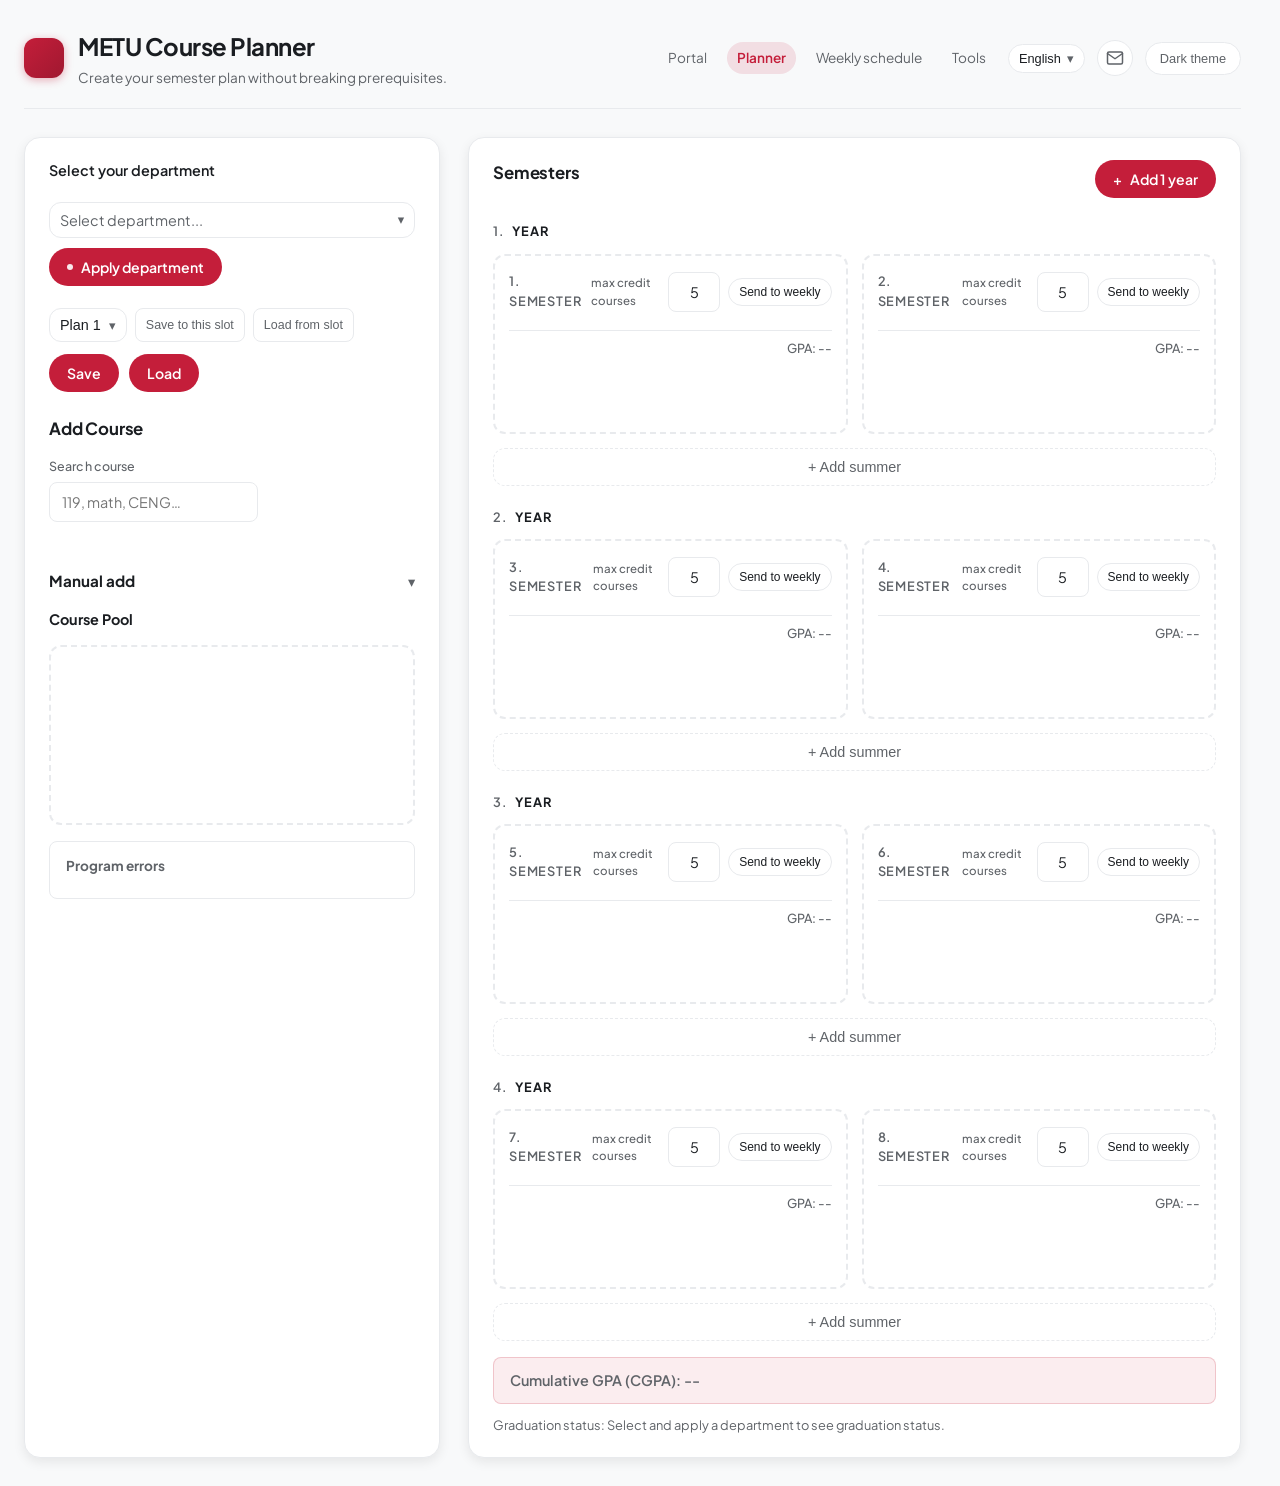
<file: planner.html>
<!DOCTYPE html>
<html>
<head>
<meta charset="UTF-8">
<meta name="viewport" content="width=device-width, initial-scale=1">
<title id="pageTitle">Ders Planlayıcı</title>
<link rel="icon" href="Orta_Doğu_Teknik_Üniversitesi.png" type="image/png">
<link rel="preconnect" href="https://fonts.googleapis.com">
<link rel="preconnect" href="https://fonts.gstatic.com" crossorigin>
<link href="https://fonts.googleapis.com/css2?family=Plus+Jakarta+Sans:wght@400;500;600;700&display=swap" rel="stylesheet">
<link rel="stylesheet" href="main-ui.css?v=3">
<style>
/* Hidden hints (kept in DOM, feedback: too much text) */
.planner-hint-hidden { display: none !important; }

/* Envelope dialog: force override browser defaults */
#envelopeDialog {
  padding: 0 !important;
  border: none !important;
}

/* Header, layout, panel, field: main-ui.css */
/* Body and .app-shell padding come from main-ui.css so Portal and Planner match. */

.form-grid {
    display: grid;
    grid-template-columns: repeat(auto-fit, minmax(160px, 1fr));
    gap: 12px;
    align-items: end;
}

.panel-header-actions {
    display: flex;
    align-items: center;
    gap: 10px;
}

.field {
    display: flex;
    flex-direction: column;
    gap: 6px;
}

.field label {
    font-size: 0.78rem;
    font-weight: 500;
    color: var(--text-muted);
    letter-spacing: 0.01em;
}

input[type="text"],
input[type="number"],
select {
    padding: 10px 12px;
    border-radius: var(--radius-sm);
    border: 1px solid var(--border-subtle);
    background: var(--bg-input);
    color: var(--text-main);
    font-size: 0.9rem;
    font-family: inherit;
    outline: none;
    transition: border-color var(--transition);
}
input[type="text"]:focus,
input[type="number"]:focus,
select:focus {
    border-color: var(--metu-red);
}

#semesterType {
    max-width: 160px;
}

/* Primary action buttons (red). Header lang/theme use main-ui.css outline style. */
.btn-primary {
    padding: 10px 18px;
    border-radius: var(--radius-full);
    border: none;
    background: var(--metu-red);
    color: #ffffff;
    font-weight: 600;
    font-size: 0.88rem;
    font-family: inherit;
    cursor: pointer;
    display: inline-flex;
    align-items: center;
    gap: 8px;
    transition: transform var(--transition), background var(--transition);
}
.btn-primary:hover {
    background: var(--metu-red-hover);
}
.btn-primary:active {
    transform: none;
}
.btn-primary span.dot {
    width: 6px;
    height: 6px;
    border-radius: 50%;
    background: rgba(255,255,255,0.9);
}

.secondary-chip {
    display: inline-flex;
    align-items: center;
    gap: 6px;
    padding: 6px 12px;
    border-radius: var(--radius-full);
    background: var(--accent-soft);
    border: 1px dashed var(--metu-red);
    color: var(--text-muted);
    font-size: 0.75rem;
}

.secondary-chip strong {
    color: var(--text-main);
}

.pool,
.semester {
    border-radius: var(--radius-md);
    padding: 16px 14px;
    min-height: 180px;
    background: var(--bg-input);
    border: 2px dashed var(--border-subtle);
    transition: border-color var(--transition), background var(--transition);
}
.pool:focus-within,
.semester:focus-within {
    border-color: var(--metu-red);
    background: var(--accent-soft);
}

.semester {
    display: flex;
    flex-direction: column;
    min-width: 0;
}

.pool {
    margin-top: 10px;
}

.semester-summer {
    border-style: dashed;
    border-color: rgba(196, 30, 58, 0.35);
    background: rgba(196, 30, 58, 0.04);
}
.semester-summer .semester-title {
    color: var(--metu-red);
}

.remove-summer-btn {
    padding: 2px 8px;
    font-size: 0.75rem;
    color: var(--text-muted);
    background: transparent;
    border: 1px solid var(--border-subtle);
    border-radius: var(--radius-sm);
    cursor: pointer;
    transition: color 0.15s, border-color 0.15s;
}

.remove-summer-btn:hover {
    color: var(--metu-red);
    border-color: var(--metu-red);
}

.semester-title {
    font-size: 0.8rem;
    font-weight: 600;
    text-transform: uppercase;
    letter-spacing: 0.06em;
    color: var(--text-muted);
}

.semester-header {
    display: flex;
    align-items: center;
    justify-content: space-between;
    gap: 8px;
    margin-bottom: 8px;
}

.semester-max {
    display: flex;
    align-items: center;
    gap: 6px;
    font-size: 0.72rem;
    font-weight: 500;
    color: var(--text-muted);
}

.semester-max-input {
    width: 52px;
    padding: 6px 8px;
    border-radius: var(--radius-sm);
    border: 1px solid var(--border-subtle);
    background: var(--bg-input);
    color: var(--text-main);
    font-size: 0.8rem;
    font-family: inherit;
    text-align: center;
}

.semester-max-input::-webkit-inner-spin-button,
.semester-max-input::-webkit-outer-spin-button {
    -webkit-appearance: none;
    margin: 0;
}

.semester-header .semester-actions {
    display: flex;
    align-items: center;
    gap: 8px;
}

.semester-max-input[type="number"] {
    appearance: textfield;
    -moz-appearance: textfield;
}

#courseCredits::-webkit-inner-spin-button,
#courseCredits::-webkit-outer-spin-button {
    -webkit-appearance: none;
    margin: 0;
}
#courseCredits[type="number"] {
    appearance: textfield;
    -moz-appearance: textfield;
}

.semester-courses {
    display: flex;
    flex-direction: column;
    min-width: 0;
}

.semester-gpa {
    margin-top: 10px;
    padding-top: 8px;
    border-top: 1px solid var(--border-subtle);
    font-size: 0.78rem;
    font-weight: 500;
    color: var(--text-muted);
    display: flex;
    justify-content: flex-end;
}

.course {
    position: relative;
    background: var(--accent-soft);
    border: 1px solid rgba(196, 30, 58, 0.25);
    padding: 8px 12px;
    padding-right: 44px;
    margin: 5px 0;
    border-radius: var(--radius-sm);
    cursor: grab;
    font-size: 0.85rem;
    display: flex;
    align-items: flex-start;
    justify-content: space-between;
    color: var(--text-main);
    user-select: none;
    min-height: 42px;
    text-align: left;
    flex-wrap: wrap;
    min-width: 0;
    max-width: 100%;
    box-sizing: border-box;
    overflow: hidden;
    transition: border-color var(--transition), box-shadow var(--transition), transform var(--transition);
}
.course:hover {
    border-color: rgba(196, 30, 58, 0.45);
    box-shadow: 0 2px 8px rgba(196, 30, 58, 0.15);
}

.course::before {
    content: "";
    width: 4px;
    height: 20px;
    border-radius: var(--radius-full);
    background: var(--metu-red);
    margin-right: 10px;
    flex-shrink: 0;
}

.course small {
    color: var(--text-muted);
    font-size: 0.7rem;
}

.course-main {
    display: flex;
    align-items: center;
    gap: 6px;
    min-width: 0;
    flex: 1 1 auto;
    text-align: left;
    order: 0;
}

.course-code {
    font-weight: 500;
    letter-spacing: 0.02em;
    text-align: left;
    flex-shrink: 1;
    min-width: 0;
    overflow-wrap: break-word;
    word-break: break-word;
    white-space: normal;
}

.course-wrong-semester {
    border-color: #d97706;
    box-shadow: 0 0 0 2px rgba(217, 119, 6, 0.25);
}
.course-wrong-semester::after {
    content: "⚠";
    margin-left: 6px;
    color: #d97706;
    font-size: 0.9em;
}

.course-grade {
    -webkit-appearance: none;
    -moz-appearance: none;
    appearance: none;
    padding: 6px 28px 6px 10px;
    border-radius: var(--radius-sm);
    border: 1px solid var(--border-subtle);
    background: var(--bg-input);
    color: var(--text-main);
    font-size: 0.78rem;
    font-family: inherit;
    outline: none;
    text-align: left;
    width: 4.5rem;
    min-width: 4.5rem;
    max-width: 4.5rem;
    box-sizing: border-box;
    transition: border-color var(--transition);
    background-image:
      linear-gradient(45deg, transparent 50%, var(--text-muted) 50%),
      linear-gradient(135deg, var(--text-muted) 50%, transparent 50%);
    background-position:
      calc(100% - 14px) 50%,
      calc(100% - 10px) 50%;
    background-size: 4px 4px, 4px 4px;
    background-repeat: no-repeat;
}
.course-grade:hover {
    border-color: var(--text-muted);
}
.course-grade:focus,
.course-grade:focus-visible {
    border-color: var(--metu-red);
    box-shadow: 0 0 0 2px var(--metu-red-soft);
}

.course-actions {
    display: flex;
    align-items: center;
    flex-wrap: wrap;
    gap: 4px;
    flex-shrink: 0;
    text-align: left;
    order: 2;
    flex-basis: 100%;
}
.course-btn {
    width: 28px;
    height: 28px;
    padding: 0;
    border: none;
    border-radius: var(--radius-sm);
    background: var(--bg-elevated);
    color: var(--text-muted);
    cursor: pointer;
    font-size: 0.85rem;
    display: inline-flex;
    align-items: center;
    justify-content: center;
    transition: color var(--transition), background var(--transition);
}
.course-btn:hover {
    color: var(--text-main);
    background: var(--border-subtle);
}
.course-btn.delete-btn {
    position: absolute;
    top: 8px;
    right: 8px;
    margin: 0;
}
.course-btn.delete-btn:hover {
    color: #dc2626;
    background: rgba(220, 38, 38, 0.15);
}
.course-btn.copy-btn:hover {
    color: var(--metu-red);
    background: var(--accent-soft);
}
.course-btn.what-if-btn {
    font-size: 0.8rem;
}
.course-btn.note-btn {
    font-size: 0.9rem;
}
.course-note-wrap {
    margin-top: 4px;
    flex: 1 1 100%;
}
.course-note {
    width: 100%;
    min-height: 40px;
    padding: 6px 8px;
    border-radius: var(--radius-sm);
    border: 1px solid var(--border-subtle);
    background: var(--bg-input);
    color: var(--text-main);
    font-size: 0.78rem;
    font-family: inherit;
    resize: vertical;
    box-sizing: border-box;
}
.course-note:focus {
    outline: none;
    border-color: var(--metu-red);
}
.course.elective-placeholder {
    border-style: dashed;
}
.course.nte-slot {
    overflow: visible;
}
.course.nte-slot .course-main {
    flex-wrap: wrap;
    gap: 8px;
    width: 100%;
}
.course.nte-slot .course-main .course-code {
    order: 0;
    flex: 0 1 auto;
}
.course.nte-slot .nte-picker-wrap {
    position: relative;
    order: 1;
    flex: 1 1 140px;
    min-width: 140px;
}
.course.nte-slot .nte-picker-input {
    width: 100%;
    max-width: 100%;
    padding: 8px 12px;
    font-size: 0.88rem;
    font-family: inherit;
    border: 1px solid var(--border-subtle);
    border-radius: var(--radius-sm);
    background: var(--bg-input);
    color: var(--text-main);
    outline: none;
    transition: border-color var(--transition);
}
.course.nte-slot .nte-picker-input::placeholder {
    color: var(--text-muted);
}
.course.nte-slot .nte-picker-input:focus {
    border-color: var(--metu-red);
}
.course.nte-slot .nte-picker-dropdown {
    position: absolute;
    left: 0;
    right: 0;
    top: 100%;
    margin-top: 4px;
    max-height: 220px;
    overflow-y: auto;
    background: var(--bg-elevated);
    border: 1px solid var(--border-subtle);
    border-radius: var(--radius-md);
    box-shadow: var(--shadow-lg);
    z-index: 100;
    display: none;
    text-align: left;
}
.course.nte-slot .nte-picker-dropdown.is-open {
    display: block;
}
.course.nte-slot .nte-picker-item {
    padding: 8px 12px;
    font-size: 0.85rem;
    cursor: pointer;
    display: flex;
    flex-direction: column;
    align-items: flex-start;
    gap: 2px;
    width: 100%;
    text-align: left;
    border: none;
    background: transparent;
    color: var(--text-main);
    font-family: inherit;
    box-sizing: border-box;
    transition: background var(--transition);
}
.course.nte-slot .nte-picker-item:hover,
.course.nte-slot .nte-picker-item:focus {
    background: var(--accent-soft);
}
.course.nte-slot .nte-picker-item code {
    font-weight: 600;
}
.course.nte-slot .nte-picker-item span {
    color: var(--text-muted);
    font-size: 0.78rem;
}
.course-prereq-violation {
    border-color: #dc2626 !important;
    background: rgba(220, 38, 38, 0.12);
}
.course-prereq-violation .course-code {
    color: #dc2626;
}

.program-errors-wrap {
    margin-top: 16px;
    padding: 14px 16px;
    background: var(--bg-input);
    border-radius: var(--radius-sm);
    border: 1px solid var(--border-subtle);
}
.program-errors-title {
    font-size: 0.85rem;
    margin: 0 0 8px 0;
    color: var(--text-muted);
}
.program-errors-list {
    margin: 0;
    font-size: 0.8rem;
    color: var(--text-main);
}
.program-errors-list li {
    margin-bottom: 4px;
}
.program-errors-list .no-errors-msg {
    color: var(--text-muted);
    font-style: italic;
    margin: 0;
}
.error-group + .error-group {
    margin-top: 6px;
}
.error-group > summary {
    display: flex;
    align-items: center;
    gap: 8px;
    margin: 0 -8px;
    padding: 6px 8px;
    border-radius: var(--radius-sm);
    list-style: none;
    cursor: pointer;
    user-select: none;
    font-weight: 600;
    color: var(--text-main);
    transition: background var(--transition);
}
.error-group > summary::-webkit-details-marker {
    display: none;
}
.error-group > summary::before {
    content: "";
    flex-shrink: 0;
    width: 5px;
    height: 5px;
    margin: 0 3px;
    border-right: 2px solid var(--text-muted);
    border-bottom: 2px solid var(--text-muted);
    transform: rotate(-45deg);
    transition: transform var(--transition);
}
.error-group[open] > summary::before {
    transform: rotate(45deg);
}
.error-group > summary:hover {
    background: var(--bg-elevated);
}
.error-group > summary:focus-visible {
    outline: 2px solid var(--metu-red);
    outline-offset: 1px;
}
.error-group-count {
    margin-left: auto;
    font-weight: 500;
    color: var(--text-muted);
    font-variant-numeric: tabular-nums;
}
.error-group-list {
    margin: 6px 0 4px;
    padding-left: 20px;
}

.gpa-disclaimer {
    font-size: 0.8rem;
    color: var(--text-muted);
    margin: 0 0 14px 0;
    padding: 8px 12px;
    border-radius: var(--radius-sm);
    background: var(--bg-input);
    border: 1px solid var(--border-subtle);
}

.legend-wrap {
    display: flex;
    flex-wrap: wrap;
    gap: 14px 20px;
    margin-bottom: 14px;
    padding: 10px 12px;
    border-radius: var(--radius-sm);
    background: var(--bg-input);
    border: 1px solid var(--border-subtle);
    font-size: 0.78rem;
    color: var(--text-muted);
}
.legend-item {
    display: inline-flex;
    align-items: center;
    gap: 8px;
}
.legend-dot {
    flex-shrink: 0;
    width: 10px;
    height: 10px;
    border-radius: 50%;
}
.legend-dot--yellow {
    background: #d97706;
    box-shadow: 0 0 0 1px rgba(217, 119, 6, 0.4);
}
.legend-dot--red {
    background: #dc2626;
    box-shadow: 0 0 0 1px rgba(220, 38, 38, 0.4);
}
.program-errors-list li {
    display: flex;
    align-items: flex-start;
    gap: 10px;
}
.program-errors-list .error-dismiss-wrap {
    display: flex;
    align-items: flex-start;
    justify-content: space-between;
    gap: 10px;
    flex: 1;
    min-width: 0;
}
.program-errors-list .error-dismiss-wrap > span:first-child {
    flex: 1;
}
.program-errors-list .error-dismiss-label {
    flex-shrink: 0;
    display: inline-flex;
    align-items: center;
    gap: 8px;
    font-size: 0.78rem;
    color: var(--text-muted);
    cursor: pointer;
    transition: color var(--transition);
}
.program-errors-list .error-dismiss-label:hover {
    color: var(--text-main);
}
.program-errors-list .error-dismiss-label input {
    -webkit-appearance: none;
    -moz-appearance: none;
    appearance: none;
    width: 18px;
    height: 18px;
    margin: 0;
    border: 2px solid var(--border-subtle);
    border-radius: 4px;
    background: var(--bg-elevated);
    cursor: pointer;
    position: relative;
    transition: border-color var(--transition), background var(--transition), box-shadow var(--transition);
}
.program-errors-list .error-dismiss-label input:hover {
    border-color: var(--text-muted);
}
.program-errors-list .error-dismiss-label input:checked {
    background: var(--metu-red);
    border-color: var(--metu-red);
}

.course-credits-wrap {
    display: flex;
    align-items: center;
    gap: 4px;
    text-align: left;
}
.course-credits-wrap label {
    font-size: 0.7rem;
    color: var(--text-muted);
    white-space: nowrap;
    text-align: left;
}
.course-credits-input {
    width: 2.8em;
    padding: 2px 4px;
    font-size: 0.8rem;
    text-align: left;
}
.course-credits-input::-webkit-inner-spin-button,
.course-credits-input::-webkit-outer-spin-button {
    -webkit-appearance: none;
    margin: 0;
}
.course-credits-input[type="number"] {
    appearance: textfield;
    -moz-appearance: textfield;
}

.course-search-wrap {
    position: relative;
}
.course-search-dropdown {
    position: absolute;
    left: 0;
    right: 0;
    top: 100%;
    margin-top: 4px;
    max-height: 220px;
    overflow-y: auto;
    background: var(--bg-elevated);
    border: 1px solid var(--border-subtle);
    border-radius: var(--radius-md);
    box-shadow: var(--shadow-lg);
    z-index: 20;
    display: none;
    text-align: left;
}
.course-search-dropdown.is-open {
    display: block;
}
.course-search-item {
    padding: 8px 12px;
    font-size: 0.85rem;
    cursor: pointer;
    display: flex;
    flex-direction: column;
    align-items: flex-start;
    gap: 2px;
    width: 100%;
    text-align: left;
    border: none;
    background: transparent;
    color: var(--text-main);
    font-family: inherit;
    box-sizing: border-box;
    transition: background var(--transition);
}
.course-search-item:hover,
.course-search-item:focus {
    background: var(--accent-soft);
}
.course-search-item code {
    font-weight: 600;
}
.course-search-item span {
    color: var(--text-muted);
    font-size: 0.78rem;
}
.field-hint {
    display: block;
    margin-top: 4px;
    font-size: 0.72rem;
    color: var(--text-muted);
}

.add-course-section {
    margin-bottom: 24px;
    padding-bottom: 24px;
}
.add-course-section:last-of-type {
    margin-bottom: 0;
    padding-bottom: 0;
}
.add-course-section--collapsible .add-course-section-body {
    display: none;
    margin-top: 12px;
}
.add-course-section--collapsible.is-expanded .add-course-section-body {
    display: block;
}
.add-course-section-toggle {
    display: flex;
    align-items: center;
    justify-content: space-between;
    width: 100%;
    padding: 0;
    margin: 0;
    background: none;
    border: none;
    cursor: pointer;
    font: inherit;
    color: inherit;
    text-align: left;
}
.add-course-section-toggle .add-course-section-title {
    margin: 0;
}
.add-course-section-toggle .toggle-chevron {
    font-size: 0.9rem;
    color: var(--text-muted);
    transition: transform 0.2s ease;
    flex-shrink: 0;
    margin-left: 8px;
}
.add-course-section--collapsible.is-expanded .toggle-chevron {
    transform: rotate(180deg);
}
.add-course-with-dept {
    display: flex;
    gap: 24px;
    align-items: flex-start;
    flex-wrap: wrap;
}
.add-course-dept {
    flex: 0 0 auto;
    min-width: 280px;
}
.add-course-dept .dept-bar {
    margin-bottom: 0;
    flex-direction: column;
    align-items: stretch;
    gap: 12px;
    padding: 0;
    border: none;
    background: transparent;
    box-shadow: none;
    overflow: visible;
}
.add-course-dept .dept-right {
    flex-direction: column;
    gap: 10px;
    overflow: visible;
    width: 100%;
    max-width: 100%;
}
.add-course-dept .dept-row-main {
    overflow: visible;
}
.add-course-dept .dept-row-main.field-same-width__row {
    flex-direction: column;
    align-items: stretch;
    gap: 10px;
    width: 100% !important;
    max-width: 100% !important;
}
.add-course-dept #departmentCombo,
.add-course-dept #departmentInput,
.add-course-dept #departmentList {
    width: 100%;
}
.add-course-dept #departmentCombo {
    z-index: 10;
}
.add-course-dept .planner-combobox {
    overflow: visible;
    z-index: 1;
}
.planner-dept-combobox--searchable {
    display: flex;
    align-items: center;
    border: 1px solid var(--border-subtle);
    border-radius: var(--radius-md);
    background: var(--bg-input);
    transition: border-color var(--transition);
}
.planner-dept-combobox--searchable:focus-within {
    border-color: var(--metu-red);
}
.planner-dept-combobox--searchable #departmentInput {
    flex: 1;
    min-width: 0;
    border: none;
    background: transparent;
    padding: 8px 10px;
    font-size: 0.9rem;
    font-family: inherit;
    color: var(--text-main);
    outline: none;
}
.planner-dept-combobox--searchable #departmentInput::placeholder {
    color: var(--text-muted);
}
.planner-dept-combobox--searchable .planner-dept-chevron {
    flex-shrink: 0;
    padding-right: 10px;
    color: var(--text-muted);
    pointer-events: none;
}
.add-course-dept .course-search-dropdown {
    z-index: 100;
    width: 100%;
    max-width: 100%;
    box-sizing: border-box;
    left: 0;
    right: auto;
}

/* Keep all elements max-width as their bubble – never overflow panel */
.layout > .panel {
    min-width: 0;
    max-width: 100%;
    width: 100%;
    box-sizing: border-box;
}
.add-course-with-dept,
.add-course-dept,
.add-course-dept .dept-bar,
.add-course-dept .dept-left,
.add-course-dept .dept-right,
.add-course-dept .dept-row-main,
.add-course-dept .dept-row-plan,
.add-course-dept .plan-slot-wrap {
    min-width: 0;
    max-width: 100%;
}
.add-course-dept .dept-row-main.field-same-width__row {
    max-width: 100% !important;
}
.add-course-dept .planner-combobox {
    max-width: 100%;
}
.add-course-dept .planner-select-trigger {
    min-width: 0;
    overflow: hidden;
    text-overflow: ellipsis;
}
.add-course-dept .plan-slot-save-btn,
.add-course-dept .plan-slot-load-btn,
.add-course-dept .dept-row-plan .btn-primary {
    min-width: 0;
    max-width: 100%;
}
.dept-row-plan .planner-combobox {
    min-width: 0;
    max-width: 100%;
}
.dept-row-plan .planner-select-trigger {
    min-width: 0;
    overflow: hidden;
    text-overflow: ellipsis;
}
.dept-row-plan .course-search-dropdown {
    width: 100%;
    max-width: 100%;
    box-sizing: border-box;
    left: 0;
    right: auto;
}
.add-course-dept .dept-row-main .btn-primary {
    width: auto;
    align-self: flex-start;
}
.add-course-content {
    flex: 1 1 300px;
    min-width: 0;
}
.add-course-content .panel-header {
    margin-bottom: 16px;
}
.add-course-content .add-course-section + .add-course-section {
    margin-top: 18px;
}
.add-course-dept .dept-left {
    margin-bottom: 8px;
}
.add-course-dept .dept-right .dept-row-plan {
    margin-top: 12px;
}
@media (max-width: 700px) {
    .add-course-with-dept { flex-direction: column; }
    .add-course-dept { min-width: 100%; }
}
.add-course-section-title {
    font-size: 0.95rem;
    font-weight: 700;
    margin: 0 0 6px 0;
    color: var(--text-main);
}
.add-course-section-caption {
    font-size: 0.8rem;
    color: var(--text-muted);
    margin: 0 0 14px 0;
    line-height: 1.45;
}
.manual-add-btn {
    margin-top: 14px;
}

.helper-text {
    margin-top: 12px;
    font-size: 0.8rem;
    color: var(--text-muted);
    line-height: 1.45;
}

#cgpaDisplay {
    margin-top: 16px;
    padding: 12px 16px;
    border-radius: var(--radius-sm);
    background: var(--accent-soft);
    border: 1px solid rgba(196, 30, 58, 0.2);
    font-size: 0.9rem;
    font-weight: 600;
}

.year-grid {
    display: flex;
    flex-direction: column;
    gap: 16px;
}

.year-row {
    display: flex;
    flex-direction: column;
    gap: 6px;
    min-width: 0;
}

.year-label {
    padding: 6px 0;
    font-size: 0.8rem;
    font-weight: 600;
    text-transform: uppercase;
    letter-spacing: 0.08em;
    color: var(--text-muted);
    display: flex;
    align-items: center;
    gap: 8px;
}

.year-label strong {
    color: var(--text-main);
}

.year-label-wrap {
    display: flex;
    align-items: center;
    justify-content: space-between;
    gap: 8px;
}

.remove-year-btn {
    padding: 4px 10px;
    font-size: 0.75rem;
    color: var(--text-muted);
    background: transparent;
    border: 1px solid var(--border-subtle);
    border-radius: var(--radius-sm);
    cursor: pointer;
    transition: color 0.15s, border-color 0.15s;
}

.remove-year-btn:hover {
    color: var(--text-main);
    border-color: var(--metu-red);
}

.year-semesters {
    display: grid;
    grid-template-columns: repeat(2, minmax(0, 1fr));
    gap: 14px;
    min-width: 0;
}

.year-summer-slot {
    grid-column: 1 / -1;
    min-height: 0;
}

.add-summer-year-btn {
    width: 100%;
    padding: 10px 14px;
    font-size: 0.9rem;
    color: var(--text-muted);
    background: transparent;
    border: 1px dashed var(--border-subtle);
    border-radius: var(--radius-md);
    cursor: pointer;
    transition: color 0.15s, border-color 0.15s, background 0.15s;
}

.add-summer-year-btn:hover {
    color: var(--text-main);
    border-color: var(--accent);
    background: var(--bg-elevated);
}

.dept-bar {
    display: flex;
    align-items: center;
    justify-content: space-between;
    gap: 16px;
    margin-bottom: 20px;
    padding: 14px 20px;
    border-radius: var(--radius-md);
    border: 1px solid var(--border-subtle);
    background: var(--bg-elevated);
    box-shadow: var(--shadow);
    overflow: visible;
}

.dept-left {
    display: flex;
    flex-direction: column;
    gap: 4px;
    font-size: 0.8rem;
}

.dept-left strong {
    font-size: 0.9rem;
    font-weight: 600;
}

.dept-right {
    display: flex;
    flex-direction: column;
    align-items: flex-end;
    gap: 8px;
}

.dept-row-main {
    display: flex;
    align-items: center;
    gap: 10px;
    flex-wrap: wrap;
}

.dept-row-plan {
    display: flex;
    align-items: center;
    gap: 10px;
    flex-wrap: wrap;
}
.dept-row-plan > .plan-slot-wrap {
    min-width: 0;
    flex: 0 1 auto;
}

.plan-tools-bar {
    display: flex;
    align-items: center;
    justify-content: flex-end;
    flex-wrap: wrap;
    gap: 10px;
    margin: -4px 0 20px; /* close to dept-bar but no box */
}

.plan-to-weekly-btn {
    padding: 8px 14px;
    border-radius: var(--radius-full);
    border: 1px solid var(--border-subtle);
    background: var(--bg-input);
    color: var(--text-main);
    font-size: 0.8rem;
    font-weight: 500;
    cursor: pointer;
    transition: border-color var(--transition), background var(--transition), color var(--transition);
    box-shadow: none;
}

.plan-to-weekly-btn:hover {
    border-color: var(--metu-red);
    background: var(--accent-soft);
    color: var(--metu-red);
}

.plan-slot-wrap {
    display: flex;
    flex-wrap: wrap;
    gap: 8px;
}

.plan-slot-select {
    padding: 9px 14px;
    border-radius: var(--radius-sm);
    border: 1px solid var(--border-subtle);
    background: var(--bg-input);
    color: var(--text-main);
    font-size: 0.85rem;
}

.plan-slot-save-btn,
.plan-slot-load-btn {
    padding: 6px 10px;
    border-radius: var(--radius-sm);
    border: 1px solid var(--border-subtle);
    background: var(--bg-elevated);
    color: var(--text-muted);
    font-size: 0.78rem;
    cursor: pointer;
    box-shadow: none; /* remove red glow from generic button style */
    transition: color var(--transition), border-color var(--transition), background var(--transition), box-shadow var(--transition);
}

.plan-slot-save-btn:hover,
.plan-slot-load-btn:hover {
    color: var(--text-main);
    border-color: var(--border-subtle);
    background: var(--bg-input);
    box-shadow: none;
}

/* Separate plan-slot controls from main Save/Load for clearer layout */
.dept-row-plan {
    row-gap: 12px;
}
.dept-row-plan > .btn-primary {
    flex-shrink: 0;
}

.semester-weekly-btn {
    padding: 6px 10px;
    border-radius: var(--radius-full);
    border: 1px solid var(--border-subtle);
    background: var(--bg-input);
    color: var(--text-main);
    font-size: 0.75rem;
    font-weight: 500;
    cursor: pointer;
    box-shadow: none;
    transition: border-color var(--transition), background var(--transition), color var(--transition);
    white-space: nowrap;
}

.semester-weekly-btn:hover {
    border-color: var(--metu-red);
    background: var(--accent-soft);
    color: var(--metu-red);
}

/* Department select is hidden; width controlled by .field-same-width__row + .dept-bar .dept-right */

/* Tablet (iPad horizontal ~1024px): prevent overflow, single column so nothing falls out */
@media (max-width: 1024px) {
    html {
        overflow-x: hidden;
    }
    body {
        padding: 20px 16px;
        overflow-x: hidden;
    }
    .layout {
        grid-template-columns: minmax(0, 1fr);
    }
    .panel {
        min-width: 0;
        overflow-x: hidden;
    }
    .add-course-with-dept {
        min-width: 0;
    }
    .add-course-dept {
        min-width: 0;
        max-width: 100%;
    }
    .add-course-content {
        min-width: 0;
    }
    /* Constrain dropdowns to stay within panel */
    .add-course-dept .planner-combobox {
        max-width: 100%;
    }
    .add-course-dept .course-search-dropdown {
        max-width: 100%;
        box-sizing: border-box;
    }
    .dept-bar {
        min-width: 0;
    }
    .dept-right {
        min-width: 0;
    }
    .dept-row-plan {
        min-width: 0;
    }
    .plan-slot-wrap {
        min-width: 0;
    }
    .year-grid {
        min-width: 0;
    }
    .year-semesters {
        min-width: 0;
    }
    /* Stack department above add-course on tablet for cleaner layout */
    .add-course-with-dept {
        flex-direction: column;
    }
    .add-course-dept {
        width: 100%;
        max-width: 100%;
    }

    /* Course bubbles: extra padding on tablet */
    .course {
        padding: 10px 12px;
        padding-right: 44px;
    }
}

@media (max-width: 900px) {
    body {
        padding: 20px 16px;
    }
    .layout {
        grid-template-columns: minmax(0, 1fr);
    }
}

@media (max-width: 600px) {
    html {
        overflow-x: hidden;
    }
    body {
        padding: 14px 12px;
        overflow-x: hidden;
    }
    /* Phone header: match index – full-bleed, hamburger fixed top-right */
    .header {
        width: auto;
        min-width: 100%;
        margin-left: -12px;
        margin-right: -12px;
        padding-left: calc(12px + env(safe-area-inset-left, 0));
        padding-right: calc(12px + env(safe-area-inset-right, 0));
        padding-top: 4px;
        gap: 12px;
        margin-bottom: 20px;
        padding-bottom: 16px;
        box-sizing: border-box;
    }
    .branding { width: 100%; min-width: 0; }
    .title-block { max-width: 100%; }
    .title-block h1 { font-size: 1.55rem; line-height: 1.15; }
    .title-block span { font-size: 0.8rem; line-height: 1.35; }
    .header-actions { width: 100%; justify-content: flex-end; }
    .header-actions .nav-links,
    .header-actions #langCombo,
    .header-actions #themeToggle,
    .header-actions #envelopeBtn,
    .header-actions #langSelect { display: none !important; }
    #mobileMenuBtn {
        display: inline-flex !important;
        flex-shrink: 0;
        position: fixed;
        top: calc(14px + 6px + env(safe-area-inset-top, 0));
        right: calc(16px + env(safe-area-inset-right, 0));
        z-index: 100000;
    }

    .dept-bar {
        flex-direction: column;
        align-items: stretch;
        gap: 14px;
        padding: 14px;
        margin-bottom: 16px;
    }

    .dept-left {
        width: 100%;
    }

    .dept-right {
        flex-direction: column;
        align-items: stretch;
        width: 100%;
    }

    .dept-right select,
    .dept-right button,
    .dept-right .planner-combobox,
    .plan-slot-select {
        width: 100%;
        min-height: 44px;
    }

    .dept-right .planner-combobox .planner-select-trigger {
        width: 100%;
    }

    #departmentSelect {
        min-width: 0;
        width: 100%;
    }

    .layout {
        gap: 16px;
    }

    .panel {
        padding: 14px;
    }

    .panel-header {
        flex-direction: column;
        align-items: flex-start;
        gap: 10px;
    }

    .panel-header button {
        width: 100%;
        min-height: 44px;
    }

    .form-grid {
        grid-template-columns: minmax(0, 1fr);
    }

    .year-semesters {
        grid-template-columns: minmax(0, 1fr);
    }

    .course {
        flex-wrap: wrap;
        align-items: flex-start;
        min-height: 44px;
        padding: 10px 12px;
        padding-right: 44px;
    }

    .course::after {
        content: "";
        flex: 0 0 100%;
        width: 100%;
        height: 0;
        order: 1;
    }

    .course-main {
        flex: 1 1 auto;
        min-width: 0;
        order: 0;
    }

    .course-code {
        max-width: none;
        white-space: normal;
        word-break: break-word;
    }

    .course-grade {
        order: 2;
    }

    .course-actions {
        order: 2;
        gap: 6px;
    }

    .course-btn {
        width: 32px;
        height: 32px;
        min-width: 32px;
        min-height: 32px;
    }

    .pool,
    .semester {
        min-height: 120px;
        padding: 12px;
    }

    .toast-container {
        left: 14px;
        right: 14px;
        bottom: 14px;
        max-width: none;
    }
}

@media (max-width: 400px) {
    body { padding: 12px 10px; }
    .header { margin-left: -10px; margin-right: -10px; padding-left: calc(10px + env(safe-area-inset-left, 0)); padding-right: calc(10px + env(safe-area-inset-right, 0)); }
    #mobileMenuBtn { right: calc(14px + env(safe-area-inset-right, 0)); }
}
@media (max-width: 380px) {
    .course-code {
        max-width: 100%;
    }
}

.toast-container {
    position: fixed;
    bottom: 24px;
    right: 24px;
    z-index: 9999;
    display: flex;
    flex-direction: column;
    gap: 10px;
    max-width: 360px;
    pointer-events: none;
}
.toast {
    padding: 14px 18px;
    border-radius: var(--radius-md);
    font-size: 0.9rem;
    font-weight: 500;
    background: var(--bg-elevated);
    border: 1px solid var(--border-subtle);
    box-shadow: var(--shadow-lg);
    pointer-events: auto;
    animation: toast-in 0.3s ease;
}
.toast--success {
    border-left: 4px solid #16a34a;
}
.toast--error {
    border-left: 4px solid #dc2626;
}
@keyframes toast-in {
    from {
        opacity: 0;
        transform: translateX(20px);
    }
    to {
        opacity: 1;
        transform: translateX(0);
    }
}

.portal-link {
    padding: 8px 14px;
    border-radius: var(--radius-full);
    border: 1px solid var(--border-subtle);
    background: var(--bg-elevated);
    color: var(--text-muted);
    font-size: 0.8rem;
    font-weight: 500;
    text-decoration: none;
    transition: color var(--transition), border-color var(--transition), background var(--transition);
}
.portal-link:hover {
    color: var(--text-main);
    border-color: var(--metu-red);
    background: var(--accent-soft);
}
.about-btn {
    padding: 8px 14px;
    border-radius: var(--radius-full);
    border: 1px solid var(--border-subtle);
    background: var(--bg-elevated);
    color: var(--text-muted);
    font-size: 0.8rem;
    font-weight: 500;
    cursor: pointer;
    transition: color var(--transition), border-color var(--transition), background var(--transition);
}
.about-btn:hover {
    color: var(--text-main);
    border-color: var(--metu-red);
    background: var(--accent-soft);
}
.about-overlay {
    display: none;
    position: fixed;
    inset: 0;
    z-index: 8000;
    background: rgba(0, 0, 0, 0.5);
    align-items: center;
    justify-content: center;
    padding: 24px;
}
.about-overlay.is-open {
    display: flex;
}
.about-modal {
    max-width: 480px;
    max-height: 85vh;
    overflow-y: auto;
    background: var(--bg-elevated);
    border-radius: var(--radius-lg);
    box-shadow: var(--shadow-lg);
    border: 1px solid var(--border-subtle);
    padding: 24px;
    position: relative;
}
.about-modal h3 {
    margin: 0 0 14px 0;
    font-size: 1.1rem;
    color: var(--text-main);
}
.about-modal .about-body {
    font-size: 0.9rem;
    line-height: 1.65;
    color: var(--text-main);
}
.about-modal .about-body p {
    margin: 0 0 12px 0;
}
.about-modal .about-body p:last-of-type {
    margin-bottom: 18px;
}
.about-email-wrap {
    margin-top: 16px;
    padding: 12px 16px;
    border-radius: var(--radius-sm);
    background: var(--accent-soft);
    border: 1px solid rgba(196, 30, 58, 0.35);
}
.about-email-label {
    font-size: 0.75rem;
    font-weight: 600;
    text-transform: uppercase;
    letter-spacing: 0.05em;
    color: var(--metu-red);
    margin-bottom: 4px;
}
.about-email-wrap a {
    color: var(--metu-red);
    font-weight: 600;
    text-decoration: none;
}
.about-email-wrap a:hover {
    text-decoration: underline;
}
.about-close {
    position: absolute;
    top: 16px;
    right: 16px;
    width: 32px;
    height: 32px;
    padding: 0;
    border: none;
    border-radius: var(--radius-sm);
    background: var(--bg-input);
    color: var(--text-muted);
    font-size: 1.2rem;
    cursor: pointer;
    line-height: 1;
    transition: color var(--transition), background var(--transition);
}
.about-close:hover {
    color: var(--text-main);
    background: var(--border-subtle);
}
</style>
<script src="platform.js"></script>
<script src="site-chrome.js"></script>
</head>
<body>
<script>
document.documentElement.setAttribute('data-theme', localStorage.getItem('theme') || 'light');
document.documentElement.lang = (localStorage.getItem('lang') || 'en') === 'tr' ? 'tr' : 'en';
</script>

<div class="app-shell">
  <header class="header">
    <div class="branding">
      <div class="branding-mark"></div>
      <div class="title-block">
        <h1 id="pageTitle" data-i18n="title">METU Course Planner</h1>
        <span id="pageSubtitle" data-i18n="subtitle">Create your semester plan without breaking prerequisites.</span>
      </div>
    </div>
    <div class="header-actions">
      <button type="button" id="mobileMenuBtn" aria-label="Open menu" aria-controls="mobileDrawerOverlay" aria-expanded="false">
        <svg xmlns="http://www.w3.org/2000/svg" viewBox="0 0 24 24" fill="none" stroke="currentColor" stroke-width="2" stroke-linecap="round" stroke-linejoin="round" aria-hidden="true">
          <line x1="4" y1="6" x2="20" y2="6"></line>
          <line x1="4" y1="12" x2="20" y2="12"></line>
          <line x1="4" y1="18" x2="20" y2="18"></line>
        </svg>
      </button>
      <nav class="nav-links">
        <a id="navPortal" href="index.html" data-i18n="navPortal">Portal</a>
        <a id="navPlanner" href="planner.html" class="active" data-i18n="navPlanner">Planner</a>
        <a id="navWeekly" href="weekly.html" data-i18n="navWeekly">Weekly schedule</a>
        <a id="navTools" href="tools.html" data-i18n="navTools">Tools</a>
      </nav>
      <select id="langSelect" class="header-hidden-select" tabindex="-1" aria-hidden="true">
        <option value="tr">Türkçe</option>
        <option value="en">English</option>
      </select>
      <div class="header-lang" id="langCombo">
        <button type="button" id="langButton" class="header-lang-trigger" aria-haspopup="listbox" aria-expanded="false">
          <span id="langButtonLabel">English</span>
          <span class="header-lang-chevron" aria-hidden="true">▾</span>
        </button>
        <div id="langList" class="course-search-dropdown" role="listbox" aria-label="Language"></div>
      </div>
      <button type="button" id="envelopeBtn" class="envelope-btn" aria-label="Message" title="Message">
        <svg xmlns="http://www.w3.org/2000/svg" viewBox="0 0 24 24" fill="none" stroke="currentColor" stroke-width="2" stroke-linecap="round" stroke-linejoin="round"><path d="M4 4h16c1.1 0 2 .9 2 2v12c0 1.1-.9 2-2 2H4c-1.1 0-2-.9-2-2V6c0-1.1.9-2 2-2z"></path><polyline points="22,6 12,13 2,6"></polyline></svg>
      </button>
      <button type="button" id="themeToggle" class="theme-toggle" aria-label="Toggle theme">
        <span id="themeLabel">Light theme</span>
      </button>
    </div>
  </header>

  <div id="mobileDrawerOverlay" class="mobile-drawer-overlay" aria-hidden="true">
    <aside class="mobile-drawer" role="dialog" aria-modal="true" aria-label="Menu">
      <div class="mobile-drawer-header">
        <div class="mobile-drawer-title">Menu</div>
        <button type="button" id="mobileDrawerClose" class="mobile-drawer-close" aria-label="Close menu">×</button>
      </div>
      <div class="mobile-drawer-body">
        <div class="mobile-drawer-section">
          <div class="mobile-drawer-section-title">Pages</div>
          <div class="mobile-drawer-list">
            <a class="mobile-drawer-link" href="index.html">Portal</a>
            <a class="mobile-drawer-link" href="planner.html">Planner</a>
            <a class="mobile-drawer-link" href="weekly.html">Weekly schedule</a>
            <a class="mobile-drawer-link" id="mobileNavTools" href="tools.html" data-i18n="navTools">Tools</a>
          </div>
        </div>
        <div class="mobile-drawer-section">
          <div class="mobile-drawer-section-title">Settings</div>
          <div class="mobile-drawer-list">
            <div class="mobile-drawer-pill-row" aria-label="Language">
              <button type="button" id="mobileLangTr" class="mobile-drawer-pill">Türkçe</button>
              <button type="button" id="mobileLangEn" class="mobile-drawer-pill">English</button>
            </div>
            <button type="button" id="mobileContactBtn" class="mobile-drawer-btn" data-i18n="contactBtn">Contact</button>
            <button type="button" id="mobileThemeBtn" class="mobile-drawer-btn">
              <span>Theme</span>
              <span id="mobileThemeLabel">Light theme</span>
            </button>
          </div>
        </div>
      </div>
    </aside>
  </div>

  <div class="about-overlay" id="aboutOverlay" role="dialog" aria-labelledby="aboutTitle" aria-modal="true">
    <div class="about-modal">
      <button type="button" class="about-close" id="aboutClose" aria-label="Kapat">&times;</button>
      <h3 id="aboutTitle" data-i18n="aboutTitle">Hakkında</h3>
      <div class="about-body" id="aboutBody">
        <p id="aboutParagraph1"></p>
        <p id="aboutParagraph2"></p>
        <p id="aboutParagraph3"></p>
        <p id="aboutParagraph4"></p>
        <div class="about-email-wrap">
          <div class="about-email-label" data-i18n="aboutEmailLabel">İletişim</div>
          <a href="mailto:fatih.usta@metu.edu.tr">fatih.usta@metu.edu.tr</a>
        </div>
      </div>
    </div>
  </div>

  <main class="layout">
    <section class="panel">
      <div class="add-course-with-dept">
        <div class="add-course-dept">
          <div class="dept-bar">
            <div class="dept-left">
              <strong data-i18n="deptSelect">Bölümünü seç</strong>
              <span class="planner-hint-hidden" data-i18n="deptComingSoon">Bölümü seçip uygulayınca müfredat dönemlere otomatik yüklenir.</span>
            </div>
            <div class="dept-right">
              <div class="dept-row-main field-same-width__row">
                <select id="departmentSelect" class="planner-hidden-select" tabindex="-1" aria-hidden="true">
                  <option value="" data-i18n-opt="deptPlaceholder">Bölüm seç...</option>
                </select>
                <div class="planner-combobox planner-dept-combobox--searchable" id="departmentCombo">
                  <input id="departmentInput" type="text" autocomplete="off" aria-haspopup="listbox" aria-expanded="false" aria-autocomplete="list">
                  <span class="planner-select-chevron planner-dept-chevron" aria-hidden="true">▾</span>
                  <div id="departmentList" class="course-search-dropdown" role="listbox" aria-label="Department"></div>
                </div>
                <button type="button" class="btn-primary" onclick="setDepartment()">
                  <span class="dot"></span>
                  <span data-i18n="deptApply">Bölümü uygula</span>
                </button>
              </div>
              <div class="dept-row-plan">
                <div class="plan-slot-wrap">
                  <select id="planSlotSelect" class="plan-slot-select planner-hidden-select">
                    <option value="main">Plan 1</option>
                    <option value="alt1">Plan 2</option>
                    <option value="alt2">Plan 3</option>
                  </select>
                  <div class="planner-combobox" id="planSlotCombo">
                    <button type="button" id="planSlotButton" class="planner-select-trigger" aria-haspopup="listbox" aria-expanded="false">
                      <span id="planSlotButtonLabel">Plan 1</span>
                      <span class="planner-select-chevron" aria-hidden="true">▾</span>
                    </button>
                    <div id="planSlotList" class="course-search-dropdown" role="listbox" aria-label="Plan slot"></div>
                  </div>
                  <button type="button" onclick="savePlanToSlot()" class="plan-slot-save-btn">
                    <span data-i18n="planSlotSave">Bu slota kaydet</span>
                  </button>
                  <button type="button" onclick="loadPlanFromSlot()" class="plan-slot-load-btn">
                    <span data-i18n="planSlotLoad">Slottan yükle</span>
                  </button>
                </div>
                <button type="button" class="btn-primary" onclick="savePlan()" id="savePlanBtn">
                  <span data-i18n="savePlan">Kaydet</span>
                </button>
                <button type="button" class="btn-primary" onclick="document.getElementById('loadPlanFile').click()" id="loadPlanBtn">
                  <span data-i18n="loadPlan">Yükle</span>
                </button>
                <input type="file" id="loadPlanFile" accept=".json" style="display:none" onchange="onLoadPlanFileChosen(event)">
              </div>
            </div>
          </div>
        </div>

        <div class="add-course-content">
          <div class="panel-header">
            <div>
              <div class="panel-title" data-i18n="addCourse">Ders Ekle</div>
              <div class="panel-caption planner-hint-hidden" data-i18n="addCourseCaption">Veritabanından ara veya manuel gir.</div>
            </div>
          </div>
      <div class="add-course-section">
        <h4 class="add-course-section-title planner-hint-hidden" data-i18n="addFromDataset">Veritabanından ekle</h4>
        <p class="add-course-section-caption planner-hint-hidden" data-i18n="courseSearchHint">Veritabanından aramak için yazın (örn. 119, math). Tıklayarak havuza ekleyin.</p>
        <div class="field course-search-field">
          <label for="courseSearchInput" data-i18n="searchCourse">Ders ara</label>
          <div class="course-search-wrap">
            <input id="courseSearchInput" type="text" placeholder="119, math, CENG…" autocomplete="off">
            <div class="course-search-dropdown" id="courseSearchDropdown" role="listbox" aria-hidden="true"></div>
          </div>
        </div>
      </div>

      <div class="add-course-section add-course-section--collapsible" id="manualAddSection">
        <button type="button" class="add-course-section-toggle" id="manualAddToggle" aria-expanded="false" aria-controls="manualAddBody">
          <h4 class="add-course-section-title" data-i18n="addManual">Manuel ekle</h4>
          <span class="toggle-chevron" aria-hidden="true">▾</span>
        </button>
        <div class="add-course-section-body" id="manualAddBody">
        <p class="add-course-section-caption planner-hint-hidden" data-i18n="addCourseCaptionManual">Kod, kredi, ön koşul ve dönem tipini girip ekleyin.</p>
        <div class="form-grid">
          <div class="field">
            <label for="courseName" data-i18n="courseCode">Ders kodu</label>
            <input id="courseName" type="text" data-i18n-placeholder="courseCodePlaceholder">
          </div>
          <div class="field">
            <label for="courseCredits" data-i18n="creditsLabel">Kredi</label>
            <input id="courseCredits" type="number" min="0" max="20" value="3" step="1" title="">
          </div>
          <div class="field">
            <label for="prereq" data-i18n="prereqs">Ön koşullar (virgülle)</label>
            <input id="prereq" type="text" data-i18n-placeholder="prereqsPlaceholder">
          </div>
          <div class="field">
            <label for="semesterType" data-i18n="semesterType">Açıldığı dönem</label>
            <select id="semesterType" class="planner-hidden-select">
              <option value="odd" data-i18n-opt="semOdd">Tek</option>
              <option value="even" data-i18n-opt="semEven">Çift</option>
              <option value="both" data-i18n-opt="semBoth">Hem tek hem çift</option>
            </select>
            <div class="planner-combobox" id="semesterTypeCombo">
              <button type="button" id="semesterTypeButton" class="planner-select-trigger" aria-haspopup="listbox" aria-expanded="false">
                <span id="semesterTypeButtonLabel">Tek</span>
                <span class="planner-select-chevron" aria-hidden="true">▾</span>
              </button>
              <div id="semesterTypeList" class="course-search-dropdown" role="listbox" aria-labelledby="semesterTypeButtonLabel"></div>
            </div>
          </div>
        </div>
        <button type="button" class="manual-add-btn btn-primary" onclick="addCourse()">
          <span class="dot"></span>
          <span data-i18n="addCourseBtn">Dersi ekle</span>
        </button>
        </div>
      </div>

        </div>
      </div>

      <div class="helper-text planner-hint-hidden" data-i18n="helperAdd"></div>

      <h3 style="margin-top:16px; font-size:0.9rem;" data-i18n="coursePool">Ders Havuzu</h3>
      <div class="pool" id="coursePool"
           ondrop="drop(event)" ondragover="allowDrop(event)">
      </div>
      <div class="program-errors-wrap" id="programErrorsWrap">
        <h4 class="program-errors-title" id="programErrorsTitle" data-i18n="errorsTitle">Program hataları</h4>
        <div class="program-errors-list" id="programErrorsList" aria-live="polite"></div>
      </div>
    </section>

    <section class="panel">
      <div class="panel-header">
        <div>
          <div class="panel-title" data-i18n="semesters">Dönemler</div>
          <div class="panel-caption planner-hint-hidden" data-i18n="semestersCaption">Dersleri sürükleyip bırak; ön koşul ve tek/çift kuralları otomatik kontrol edilir.</div>
        </div>
        <button type="button" class="btn-primary" onclick="addYearRow()">
          + <span data-i18n="addYear">1 yıl daha</span>
        </button>
      </div>

      <div class="legend-wrap planner-hint-hidden" aria-hidden="true">
        <span class="legend-item legend-item--yellow"><span class="legend-dot legend-dot--yellow"></span><span data-i18n="legendYellow"></span></span>
        <span class="legend-item legend-item--red"><span class="legend-dot legend-dot--red"></span><span data-i18n="legendRed"></span></span>
      </div>

      <p class="gpa-disclaimer planner-hint-hidden" data-i18n="gpaDisclaimer"></p>

      <div class="year-grid" id="semesters"></div>

      <div class="helper-text" id="cgpaDisplay"></div>
      <div class="helper-text" id="gradStatusDisplay"></div>
    </section>
  </main>
</div>

<dialog id="envelopeDialog" class="envelope-dialog">
  <div class="envelope-modal">
    <div class="envelope-modal-header">
      <h3 id="envelopeModalTitle" class="envelope-modal-title" data-i18n="contactModalTitle">Contact information</h3>
      <button type="button" id="envelopeModalClose" class="envelope-modal-close" data-i18n="contactClose">Close</button>
    </div>
    <div id="envelopeModalContent" class="envelope-modal-body scroll-theme">
      <a href="mailto:fatih.usta@metu.edu.tr">fatih.usta@metu.edu.tr</a>
    </div>
  </div>
</dialog>

<div class="toast-container" id="toastContainer" aria-live="polite"></div>

<script>

const translations = {
  tr: {
    title: "METU Ders Planlayıcı",
    subtitle: "Kişisel dönem planını, ön koşulları bozmadan oluştur.",
    themeLight: "Açık tema",
    themeDark: "Koyu tema",
    deptSelect: "Bölümünü seç",
    deptComingSoon: "Bölümü seçip uygulayınca müfredat dönemlere otomatik yüklenir.",
    deptPlaceholder: "Bölüm seç...",
    deptCeng: "Bilgisayar Mühendisliği",
    deptEe: "Elektrik-Elektronik Mühendisliği",
    deptMe: "Makina Mühendisliği",
    deptApply: "Bölümü uygula",
    addCourse: "Ders Ekle",
    addCourseCaption: "Veritabanından ara veya manuel gir.",
    addFromDataset: "Veritabanından ekle",
    addManual: "Manuel ekle",
    addCourseCaptionManual: "Kod, kredi, ön koşul ve dönem tipini girip ekleyin.",
    searchCourse: "Ders ara",
    tip: "İpucu",
    tipExample: "Örn: CENG101, CENG102",
    addCourseBtn: "Dersi ekle",
    courseCode: "Ders kodu",
    courseCodePlaceholder: "Örn: CENG101",
    courseSearchHint: "Veritabanından aramak için yazın (örn. 119, math). Tıklayarak havuza ekleyin.",
    prereqs: "Ön koşullar (virgülle)",
    prereqsPlaceholder: "Örn: MATH119, CENG101",
    semesterType: "Açıldığı dönem",
    semOdd: "Tek",
    semEven: "Çift",
    semBoth: "Hem tek hem çift",
    helperAdd: "Önce tüm dersleri havuza ekle, sonra sürükleyip dönemlere yerleştir. Her dönem için sağ üstten maks kredili ders sayısını ayarlayabilirsin.",
    coursePool: "Ders Havuzu",
    semesters: "Dönemler",
    semestersCaption: "Dersleri sürükleyip bırak; ön koşul ve tek/çift kuralları otomatik kontrol edilir.",
    addYear: "1 yıl daha",
    addSummer: "Yaz dönemi ekle",
    removeSummer: "Yazı kaldır",
    removeYear: "Yılı kaldır",
    year: "Yıl",
    semester: "Dönem",
    summer: "Yaz",
    maxCredits: "maks kredili ders",
    maxCourses: "Maks. ders",
    gradeLabel: "Harf notu",
    gradeNone: "—",
    creditsLabel: "Kredi",
    gradeS: "S (Başarılı)",
    gradeF: "F (Başarısız)",
    gpaCredits: "Krediler",
    cgpa: "Genel not ortalaması (CGPA)",
    totalCredits: "Toplam kredi",
    notePlaceholder: "Bu dersle ilgili kendi notların…",
    planSlotSave: "Bu slota kaydet",
    planSlotLoad: "Slottan yükle",
    gradStatusTitle: "Mezuniyet durumu",
    gradStatusNoDept: "Mezuniyet durumunu görmek için önce bölümünü seçip uygulamalısın.",
    gradStatusNoCurriculum: "Mezuniyet kontrolü için müfredat verisi bulunamadı.",
    gradStatusOk: "Tüm zorunlu dersler ve seçmeli sayıları planda karşılanmış görünüyor.",
    gradStatusMissingPrefix: "Eksik zorunlu dersler: ",
    alertSelectDept: "Lütfen önce bölümünü seç.",
    alertDeptSelected: "Bölüm seçildi",
    alertDeptComingSoon: "(Otomatik planlama daha sonra eklenecek.)",
    alertMaxReached: "Bu dönem için belirlediğin 'maks kredili ders' sınırına ulaşıldı.",
    alertOddOnly: "Bu ders sadece tek dönemde açılıyor.",
    alertEvenOnly: "Bu ders sadece çift dönemde açılıyor.",
    alertPrereqNotPlaced: " henüz yerleştirilmemiş.",
    alertPrereqMustBeEarlier: " önceki bir dönemde olmalı.",
    btnCopy: "Kopyala",
    btnDelete: "Kaldır",
    savePlan: "Kaydet",
    loadPlan: "Yükle",
    errorsTitle: "Program hataları",
    errWrongSemester: " yanlış dönemde (sadece ",
    errWrongSemesterEnd: " dönemde açılıyor).",
    errPrereqFor: " ön koşulu ",
    errPrereqMustBeEarlier: " daha önceki bir dönemde olmalı.",
    errPrereqNotPlaced: " yerleştirilmemiş.",
    errPrereqNotPassed: " geçilmemiş (",
    errPrereqNotPassedEnd: "); ön koşul sağlanmıyor.",
    noErrors: "Hata yok.",
    errGroupWrongSem: "Yanlış dönem uyarıları",
    errGroupPrereq: "Ön koşul hataları",
    legendYellow: "Sarı: Katalogda yazdığı dönemle uyumsuz görünüyor (örn. sadece güzde açılıyor denmiş ama bahara konmuş). Katalog bazen yanlış/eksik olabilir; ODTÜ farklı dönemde de açabiliyor.",
    legendRed: "Kırmızı: Ön koşul ihlali (ön koşul ders yerleştirilmemiş, yanlış sırada veya geçilmemiş).",
    errorHide: "Vurguyu gizle",
    gpaDisclaimer: "Bu uygulama 2.5 üzeri GNO ile maksimum ders yükü hakkı (+2) olduğunuzu varsayar; dönem başına maks kredili ders sayısını buna göre ayarlayabilirsiniz.",
    portalBack: "Portal",
    aboutBtn: "Hakkında",
    aboutTitle: "Hakkında",
    aboutEmailLabel: "İletişim",
    contactBtn: "İletişim",
    contactModalTitle: "İletişim bilgileri",
    contactClose: "Kapat",
    aboutP1: "Merhaba Hocamlar, ben Efe Fatih Usta, bilgisayar mühendisliği öğrencisiyim.",
    aboutP2: "Bu siteyi, ben de dahil olmak üzere çevremde çoğu kişinin yaşadığı ortalama hesaplama sorunu ve okul uzar mı uzamaz mı problemleri yüzünden yaptım.",
    aboutP3: "Site bölümünüze göre ders programınızı ekliyor; istediğiniz gibi dersleri ayarlayıp çakışmalara ve dönemlere göre uyarılarla programınızı düzenleyebiliyorsunuz. Notlarınızı girdiğiniz zaman ise direkt ortalamanızı görebiliyorsunuz.",
    aboutP4: "Siteyi ileride daha da geliştirip SAIS'e entegre, hatta alternatif olabilecek hale getirmek istiyorum. Eğer bir sorun görürseniz ya da tavsiye vermek isterseniz aşağıdaki mailden ulaşabilirsiniz.",
    navPortal: "Portal",
    navPlanner: "Planlayıcı",
    navWeekly: "Haftalık program",
    navTools: "Araçlar",
    aboutCloseLabel: "Kapat"
  },
  en: {
    title: "METU Course Planner",
    subtitle: "Create your semester plan without breaking prerequisites.",
    themeLight: "Light theme",
    themeDark: "Dark theme",
    deptSelect: "Select your department",
    deptComingSoon: "Select a department and apply to load its curriculum into semesters.",
    deptPlaceholder: "Select department...",
    deptCeng: "Computer Engineering",
    deptEe: "Electrical-Electronics Engineering",
    deptMe: "Mechanical Engineering",
    deptApply: "Apply department",
    addCourse: "Add Course",
    addCourseCaption: "Search from dataset or add manually.",
    addFromDataset: "Add from dataset",
    addManual: "Manual add",
    addCourseCaptionManual: "Enter code, credits, prerequisites and semester type, then add.",
    searchCourse: "Search course",
    tip: "Tip",
    tipExample: "E.g. CENG101, CENG102",
    addCourseBtn: "Add course",
    courseCode: "Course code",
    courseCodePlaceholder: "E.g. CENG101",
    courseSearchHint: "Type to search from dataset (e.g. 119, math). Click to add to pool.",
    prereqs: "Prerequisites (comma-separated)",
    prereqsPlaceholder: "E.g. MATH119, CENG101",
    semesterType: "Offered in",
    semOdd: "Odd",
    semEven: "Even",
    semBoth: "Both odd and even",
    helperAdd: "First add all courses to the pool, then drag and drop them into semesters. You can adjust the max credit courses per semester from the top right.",
    coursePool: "Course Pool",
    semesters: "Semesters",
    semestersCaption: "Drag and drop courses; prerequisite and odd/even rules are checked automatically.",
    addYear: "Add 1 year",
    addSummer: "Add summer",
    removeSummer: "Remove summer",
    removeYear: "Remove year",
    year: "Year",
    semester: "Semester",
    summer: "Summer",
    maxCredits: "max credit courses",
    maxCourses: "Max courses",
    gradeLabel: "Grade",
    gradeNone: "—",
    creditsLabel: "Credits",
    gradeS: "S (Satisfactory)",
    gradeF: "F (Fail)",
    gpaCredits: "Credits",
    cgpa: "Cumulative GPA (CGPA)",
    totalCredits: "Total credits",
    notePlaceholder: "Your own notes about this course…",
    planSlotSave: "Save to this slot",
    planSlotLoad: "Load from slot",
    gradStatusTitle: "Graduation status",
    gradStatusNoDept: "Select and apply a department to see graduation status.",
    gradStatusNoCurriculum: "Could not load curriculum data for graduation check.",
    gradStatusOk: "All required courses and elective counts are satisfied in the plan.",
    gradStatusMissingPrefix: "Missing required courses: ",
    alertSelectDept: "Please select a department first.",
    alertDeptSelected: "Department selected",
    alertDeptComingSoon: "(Auto planning will be added later.)",
    alertMaxReached: "Maximum credit courses limit reached for this semester.",
    alertOddOnly: "This course is only offered in odd semesters.",
    alertEvenOnly: "This course is only offered in even semesters.",
    alertPrereqNotPlaced: " has not been placed yet.",
    alertPrereqMustBeEarlier: " must be in an earlier semester.",
    btnCopy: "Copy",
    btnDelete: "Remove",
    savePlan: "Save",
    loadPlan: "Load",
    errorsTitle: "Program errors",
    errWrongSemester: " in wrong semester (only offered in ",
    errWrongSemesterEnd: " semesters).",
    errPrereqFor: " is prerequisite for ",
    errPrereqMustBeEarlier: " must be in an earlier semester.",
    errPrereqNotPlaced: " is not placed.",
    errPrereqNotPassed: " not passed (grade ",
    errPrereqNotPassedEnd: "); prerequisite not satisfied.",
    noErrors: "No errors.",
    errGroupWrongSem: "Wrong semester warnings",
    errGroupPrereq: "Prerequisite errors",
    legendYellow: "Yellow: Appears to conflict with catalog (e.g. catalog says Fall-only but placed in Spring). Catalog may be wrong or incomplete; METU may offer it in another semester.",
    legendRed: "Red: Prerequisite violation (prereq not placed, wrong order, or not passed).",
    errorHide: "Hide highlight",
    gpaDisclaimer: "This planner assumes you have a GPA above 2.5 and qualify for the +2 course load; adjust max credit courses per semester accordingly.",
    portalBack: "Portal",
    aboutBtn: "About",
    aboutTitle: "About",
    aboutEmailLabel: "Contact",
    contactBtn: "Contact",
    contactModalTitle: "Contact information",
    contactClose: "Close",
    aboutP1: "Hello, I'm Efe Fatih Usta, a computer engineering student at METU.",
    aboutP2: "I built this site because many people around me, including myself, struggle with GPA calculations and wondering whether their degree will take longer than expected.",
    aboutP3: "The site loads your curriculum by department; you can arrange courses as you like and get warnings for conflicts and semesters. When you enter your grades, you see your average right away.",
    aboutP4: "I plan to develop it further and integrate it with SAIS, or even offer it as an alternative. If you see any issue or want to suggest something, you can reach me at the email below.",
    navPortal: "Portal",
    navPlanner: "Planner",
    navWeekly: "Weekly schedule",
    navTools: "Tools",
    aboutCloseLabel: "Close"
  }
};

let currentLang = localStorage.getItem("lang") || "en";

// Generic helper to turn a native <select> into a themed button + dropdown combo,
// while keeping the original <select> (and its events) as the single source of truth.
function initPlannerCombobox(config) {
  var selectEl = document.getElementById(config.selectId);
  var button = document.getElementById(config.buttonId);
  var labelEl = document.getElementById(config.labelId);
  var listEl = document.getElementById(config.listId);
  if (!selectEl || !button || !labelEl || !listEl) return;

  function syncLabelFromSelect() {
    var opt = selectEl.options[selectEl.selectedIndex] || null;
    labelEl.textContent = opt && opt.textContent ? opt.textContent : (config.placeholder || "");
  }

  // Rebuild items from current <select> options (flat list, no grouping)
  listEl.innerHTML = "";
  for (var i = 0; i < selectEl.options.length; i++) {
    var opt = selectEl.options[i];
    var item = document.createElement("button");
    item.type = "button";
    item.className = "course-search-item";
    item.setAttribute("role", "option");
    item.textContent = opt.textContent || opt.value || config.placeholder || "";
    (function (value) {
      item.addEventListener("click", function () {
        selectEl.value = value;
        var evt;
        try {
          evt = new Event("change", { bubbles: true });
        } catch (e) {
          evt = document.createEvent("Event");
          evt.initEvent("change", true, true);
        }
        selectEl.dispatchEvent(evt);
        syncLabelFromSelect();
        listEl.classList.remove("is-open");
        button.setAttribute("aria-expanded", "false");
      });
    })(opt.value);
    listEl.appendChild(item);
  }

  syncLabelFromSelect();

  button.onclick = function () {
    var isOpen = listEl.classList.contains("is-open");
    listEl.classList.toggle("is-open", !isOpen);
    listEl.setAttribute("aria-hidden", isOpen ? "true" : "false");
    button.setAttribute("aria-expanded", !isOpen ? "true" : "false");
  };

  if (!listEl.dataset.comboInit) {
    document.addEventListener("click", function (ev) {
      if (!listEl.classList.contains("is-open")) return;
      if (!button.contains(ev.target) && !listEl.contains(ev.target)) {
        listEl.classList.remove("is-open");
        listEl.setAttribute("aria-hidden", "true");
        button.setAttribute("aria-expanded", "false");
      }
    });
    listEl.dataset.comboInit = "1";
  }
}

function initPlannerDeptCombobox() {
  var selectEl = document.getElementById("departmentSelect");
  var inputEl = document.getElementById("departmentInput");
  var listEl = document.getElementById("departmentList");
  if (!selectEl || !inputEl || !listEl) return;

  function getDeptOptions() {
    var opts = [];
    for (var i = 0; i < selectEl.options.length; i++) {
      var opt = selectEl.options[i];
      if (!opt.value) continue;
      opts.push({ value: opt.value, label: opt.textContent || opt.value });
    }
    return opts;
  }

  function filterDeptOptions(query) {
    query = (query || "").trim().toLowerCase();
    var opts = getDeptOptions();
    if (!query) return opts;
    return opts.filter(function (o) {
      return (o.label || "").toLowerCase().indexOf(query) !== -1;
    });
  }

  function selectedLabel() {
    var opt = selectEl.options[selectEl.selectedIndex] || null;
    // The placeholder option carries no value; its text must not land in the input, or it becomes
    // the search query and nothing matches.
    return opt && opt.value && opt.textContent ? opt.textContent.trim() : "";
  }

  function syncInputFromSelect() {
    var label = selectedLabel();
    inputEl.value = label;
    inputEl.placeholder = label ? "" : (t("deptPlaceholder") || t("deptSearchPlaceholder"));
  }

  function renderDeptList(items) {
    listEl.innerHTML = "";
    items.slice(0, 50).forEach(function (o) {
      var item = document.createElement("button");
      item.type = "button";
      item.className = "course-search-item";
      item.setAttribute("role", "option");
      item.textContent = o.label;
      item.addEventListener("click", function () {
        selectEl.value = o.value;
        var evt;
        try {
          evt = new Event("change", { bubbles: true });
        } catch (e) {
          evt = document.createEvent("Event");
          evt.initEvent("change", true, true);
        }
        selectEl.dispatchEvent(evt);
        inputEl.value = o.label;
        inputEl.placeholder = "";
        listEl.classList.remove("is-open");
        inputEl.setAttribute("aria-expanded", "false");
      });
      listEl.appendChild(item);
    });
    listEl.classList.toggle("is-open", items.length > 0);
    inputEl.setAttribute("aria-expanded", items.length > 0 ? "true" : "false");
  }

  function openAndFilter() {
    var items = filterDeptOptions(inputEl.value);
    renderDeptList(items);
  }

  syncInputFromSelect();

  inputEl.addEventListener("input", openAndFilter);
  // Focusing shows the whole list; typing filters it.
  inputEl.addEventListener("focus", function () {
    if (inputEl.value && inputEl.value !== selectedLabel()) {
      openAndFilter();
      return;
    }
    inputEl.select();
    renderDeptList(getDeptOptions());
  });
  inputEl.addEventListener("keydown", function (e) {
    if (e.key === "Escape") {
      listEl.classList.remove("is-open");
      inputEl.setAttribute("aria-expanded", "false");
      syncInputFromSelect();
    }
  });

  var comboEl = document.getElementById("departmentCombo");
  document.addEventListener("click", function (ev) {
    if (!listEl.classList.contains("is-open")) return;
    if (comboEl && comboEl.contains(ev.target)) return;
    listEl.classList.remove("is-open");
    inputEl.setAttribute("aria-expanded", "false");
    syncInputFromSelect();
  });
}

function showToast(message, type) {
    type = type || "success";
    var container = document.getElementById("toastContainer");
    if (!container) return;
    var toast = document.createElement("div");
    toast.className = "toast toast--" + type;
    toast.setAttribute("role", "alert");
    toast.textContent = message;
    container.appendChild(toast);
    setTimeout(function() {
        toast.style.opacity = "0";
        toast.style.transform = "translateX(20px)";
        toast.style.transition = "opacity 0.25s ease, transform 0.25s ease";
        setTimeout(function() { toast.remove(); }, 280);
    }, 4200);
}

function t(key) {
  return (translations[currentLang] || translations.tr)[key] ?? key;
}

function setLanguage(lang) {
  currentLang = lang;
  localStorage.setItem("lang", lang);
  document.documentElement.lang = lang === "tr" ? "tr" : "en";
  const sel = document.getElementById("langSelect");
  if (sel) sel.value = lang;
  applyLanguage();
  var deptInput = document.getElementById("departmentInput");
  if (deptInput) deptInput.placeholder = t("deptPlaceholder");
  // Rebuild any comboboxes whose option labels are language‑dependent
  initPlannerCombobox({
    selectId: "semesterType",
    buttonId: "semesterTypeButton",
    labelId: "semesterTypeButtonLabel",
    listId: "semesterTypeList",
    placeholder: ""
  });
}

function applyLanguage() {
  document.querySelectorAll("[data-i18n]").forEach(el => {
    const key = el.getAttribute("data-i18n");
    if (key && t(key)) el.textContent = t(key);
  });
  document.querySelectorAll("[data-i18n-placeholder]").forEach(el => {
    const key = el.getAttribute("data-i18n-placeholder");
    if (key && t(key)) el.placeholder = t(key);
  });
  document.querySelectorAll("[data-i18n-opt]").forEach(opt => {
    const key = opt.getAttribute("data-i18n-opt");
    if (key && t(key)) opt.textContent = t(key);
  });
  document.querySelectorAll(".add-summer-year-btn").forEach(btn => {
    btn.innerHTML = "+ " + t("addSummer");
  });
  document.querySelectorAll(".remove-summer-btn").forEach(btn => {
    btn.textContent = t("removeSummer");
  });
  document.querySelectorAll(".remove-year-btn").forEach(btn => {
    btn.textContent = t("removeYear");
  });
  document.querySelectorAll(".course-grade").forEach(sel => {
    if (sel.options[0]) sel.options[0].textContent = t("gradeNone");
  });
  document.querySelectorAll(".course-btn.copy-btn").forEach(btn => {
    btn.setAttribute("aria-label", t("btnCopy"));
    btn.title = currentLang === "tr" ? "Kopyala (tekrar almak için havuza ekle)" : "Copy (add to pool for retake)";
  });
  document.querySelectorAll(".course-btn.delete-btn").forEach(btn => {
    btn.setAttribute("aria-label", t("btnDelete"));
    btn.title = currentLang === "tr" ? "Dersi kaldır" : "Remove course";
  });
  const pageTitle = document.getElementById("pageTitle");
  if (pageTitle) pageTitle.textContent = t("title");
  const themeLabel = document.getElementById("themeLabel");
  const mobileThemeLabel = document.getElementById("mobileThemeLabel");
  if (themeLabel || mobileThemeLabel) {
    const theme = document.documentElement.getAttribute("data-theme") || "dark";
    const themeText = theme === "dark" ? t("themeLight") : t("themeDark");
    if (themeLabel) themeLabel.textContent = themeText;
    if (mobileThemeLabel) mobileThemeLabel.textContent = themeText;
  }
  ["aboutParagraph1", "aboutParagraph2", "aboutParagraph3", "aboutParagraph4"].forEach(function(id, i) {
    var el = document.getElementById(id);
    if (el) el.textContent = t("aboutP" + (i + 1));
  });
  var aboutClose = document.getElementById("aboutClose");
  if (aboutClose) aboutClose.setAttribute("aria-label", t("aboutCloseLabel"));
  recalculateGpas();
  updateSemesterLabels();
}

function updateSemesterLabels() {
  document.querySelectorAll(".year-label").forEach((el, i) => {
    const year = i + 1;
    el.innerHTML = year + ". <strong>" + t("year") + "</strong>";
  });
  document.querySelectorAll(".semester").forEach(function(semEl) {
    var titleEl = semEl.querySelector(".semester-title");
    var maxSpan = semEl.querySelector(".semester-max span");
    if (titleEl) {
      if (semEl.classList.contains("semester-summer")) {
        var summers = document.querySelectorAll(".semester-summer");
        var idx = Array.prototype.indexOf.call(summers, semEl);
        titleEl.textContent = t("summer") + " " + (idx + 1);
      } else {
        titleEl.textContent = semEl.dataset.semester + ". " + t("semester");
      }
    }
    if (maxSpan) maxSpan.textContent = semEl.classList.contains("semester-summer") ? t("maxCourses") : t("maxCredits");
  });
}

let courses = {};
// Grade per (courseCode, semesterNumber) so each placement can have its own grade
let courseGradesBySemester = {};

const semestersContainer = document.getElementById("semesters");
let currentYearCount = 0;
let currentSemesterCount = 0;
let courseInstanceCounter = 0;

var METU_PORTAL_PLANNER_STATE = "metu_portal_planner_state";
var METU_LAST_PROGRAM_CODE = "metu_last_program_code";
var didRestorePlan = false;
var deptDataPromise = null;
var METU_PLAN_SLOT_KEY_PREFIX = "metu_plan_slot_";

function ensureDeptDataLoaded() {
    if (deptDataPromise) return deptDataPromise;
    if (curriculumsData && coursesDataBy7 && coursesDataByCode) {
        deptDataPromise = Promise.resolve();
        return deptDataPromise;
    }
    deptDataPromise = Promise.all([
        fetch("data/curriculums.json?v=" + Date.now()).then(function(r) { return r.json(); }),
        fetch("data/courses.json?v=" + Date.now()).then(function(r) { return r.json(); }),
        fetch("data/nte-allowance-list.json?v=" + Date.now()).then(function(r) { return r.json(); }).catch(function() { return null; })
    ]).then(function(results) {
        curriculumsData = results[0];
        var coursesList = (results[1] && results[1].courses) ? results[1].courses : [];
        nteAllowanceData = results[2] || null;
        var by7 = {};
        var byCode = {};
        coursesList.forEach(function(c) {
            var k7 = c.course_code_7digit != null ? String(c.course_code_7digit) : "";
            if (k7) by7[k7] = c;
            if (c.code) byCode[c.code] = c;
        });
        coursesDataBy7 = by7;
        coursesDataByCode = byCode;
        allCoursesDataset = coursesList;
    }).catch(function() {
        // keep promise so we don't refetch in a loop; status will show "no curriculum"
    });
    return deptDataPromise;
}

function getActiveSlotId() {
    var sel = document.getElementById("planSlotSelect");
    if (sel && sel.value) return sel.value;
    return "main";
}

function savePlanToSlot() {
    var programCode = document.getElementById("departmentSelect").value;
    if (!programCode) {
        showToast(currentLang === "tr" ? "Önce bir bölüm seçip uygula." : "Select and apply a department first.", "error");
        return;
    }
    var state = getPlanState();
    var slotId = getActiveSlotId();
    try {
        localStorage.setItem(METU_PLAN_SLOT_KEY_PREFIX + slotId, JSON.stringify(state));
        showToast(currentLang === "tr" ? ("Plan slota kaydedildi: " + slotId) : ("Plan saved to slot: " + slotId));
    } catch (e) {
        showToast(currentLang === "tr" ? "Plan slota kaydedilemedi." : "Could not save plan to slot.", "error");
    }
}

function loadPlanFromSlot() {
    var slotId = getActiveSlotId();
    var raw = null;
    try {
        raw = localStorage.getItem(METU_PLAN_SLOT_KEY_PREFIX + slotId);
    } catch (e) {
        raw = null;
    }
    if (!raw) {
        showToast(currentLang === "tr" ? "Bu slotta kayıtlı plan yok." : "No plan saved in this slot.", "error");
        return;
    }
    try {
        var state = JSON.parse(raw);
        loadPlan(state);
    } catch (e) {
        showToast(currentLang === "tr" ? "Slot verisi okunamadı." : "Could not read slot data.", "error");
    }
}

function persistPlannerState() {
    try {
        var select = document.getElementById("departmentSelect");
        var programCode = select ? select.value : "";
        if (!programCode) return;
        localStorage.setItem(METU_LAST_PROGRAM_CODE, programCode);
        var state = getPlanState();
        if (state && state.programCode) localStorage.setItem(METU_PORTAL_PLANNER_STATE, JSON.stringify(state));
    } catch (e) {}
}

function restoreFromPortalState() {
    try {
        var raw = localStorage.getItem(METU_PORTAL_PLANNER_STATE);
        if (!raw) return;
        var state = JSON.parse(raw);
        if (state && state.version === 1 && state.programCode) {
            didRestorePlan = true;
            localStorage.setItem(METU_LAST_PROGRAM_CODE, state.programCode);
            ensureDeptDataLoaded().then(function() { loadPlan(state); updateGraduationStatus(); });
        }
    } catch (e) {}
}

function addYearRow() {
    const year = ++currentYearCount;
    const yearIndex = year - 1;

    const yearRow = document.createElement("div");
    yearRow.className = "year-row";
    yearRow.dataset.yearIndex = String(yearIndex);

    const yearHeader = document.createElement("div");
    yearHeader.className = "year-label-wrap";
    const yearLabel = document.createElement("div");
    yearLabel.className = "year-label";
    yearLabel.innerHTML = year + ". <strong>" + t("year") + "</strong>";
    yearHeader.appendChild(yearLabel);
    if (year > 4) {
        const removeYearBtn = document.createElement("button");
        removeYearBtn.type = "button";
        removeYearBtn.className = "remove-year-btn";
        removeYearBtn.dataset.yearIndex = String(yearIndex);
        removeYearBtn.textContent = t("removeYear");
        removeYearBtn.onclick = function() { removeYear(parseInt(this.dataset.yearIndex, 10)); };
        yearHeader.appendChild(removeYearBtn);
    }
    yearRow.appendChild(yearHeader);

    const yearSemesters = document.createElement("div");
    yearSemesters.className = "year-semesters";

    for (let s = 1; s <= 2; s++) {
        const semesterNumber = ++currentSemesterCount;
        const div = document.createElement("div");
        div.className = "semester";
        div.id = "semester" + semesterNumber;
        div.dataset.semester = semesterNumber;
    div.innerHTML =
        "<div class='semester-header'>" +
            "<div class='semester-title'>" + semesterNumber + ". " + t("semester") + "</div>" +
            "<div class='semester-actions'>" +
                "<label class='semester-max'>" +
                    "<span>" + t("maxCredits") + "</span>" +
                    "<input type='number' class='semester-max-input' value='5' min='1'>" +
                "</label>" +
            "</div>" +
        "</div>" +
        "<div class='semester-courses'></div>" +
        "<div class='semester-gpa'>GPA: --</div>";
        div.ondrop = drop;
        div.ondragover = allowDrop;
    // Add "to weekly schedule" button for this semester
    var header = div.querySelector(".semester-actions");
    if (header) {
        var weeklyBtn = document.createElement("button");
        weeklyBtn.type = "button";
        weeklyBtn.className = "semester-weekly-btn";
        weeklyBtn.textContent = currentLang === "tr" ? "Haftalık programa aktar" : "Send to weekly";
        weeklyBtn.addEventListener("click", function () {
            openWeeklyForSemester(semesterNumber);
        });
        header.appendChild(weeklyBtn);
    }

    yearSemesters.appendChild(div);
    }

    var summerSlot = document.createElement("div");
    summerSlot.className = "year-summer-slot";
    var addSummerBtn = document.createElement("button");
    addSummerBtn.type = "button";
    addSummerBtn.className = "add-summer-year-btn";
    addSummerBtn.dataset.yearIndex = yearIndex;
    addSummerBtn.innerHTML = "+ " + t("addSummer");
    addSummerBtn.onclick = function() { addSummerForYear(parseInt(this.dataset.yearIndex, 10)); };
    summerSlot.appendChild(addSummerBtn);
    yearSemesters.appendChild(summerSlot);

    yearRow.appendChild(yearSemesters);
    semestersContainer.appendChild(yearRow);
}

function removeYear(yearIndex) {
    var container = document.getElementById("semesters");
    if (!container) return;
    var yearRows = container.querySelectorAll(".year-row");
    if (yearIndex < 0 || yearIndex >= yearRows.length) return;
    if (yearIndex < 4) return;
    var yearRow = yearRows[yearIndex];
    var pool = document.getElementById("coursePool");
    if (pool) {
        yearRow.querySelectorAll(".course").forEach(function(el) {
            var code = el.dataset.courseCode;
            if (code && curriculumPlacement[code]) delete curriculumPlacement[code];
            var semEl = el.closest(".semester");
            var semNum = semEl ? parseFloat(semEl.dataset.semester) : null;
            if (code && semNum != null && courseGradesBySemester[code]) delete courseGradesBySemester[code][String(semNum)];
            pool.appendChild(el);
        });
    }
    yearRow.remove();
    currentYearCount = container.querySelectorAll(".year-row").length;
    currentSemesterCount = container.querySelectorAll(".semester:not(.semester-summer)").length;
    recalculateGpas();
    updateWrongSemesterWarnings();
    updatePrereqViolations();
    persistPlannerState();
}

function addSummerForYear(yearIndex) {
    var container = document.getElementById("semesters");
    if (!container) return;
    var yearRows = container.querySelectorAll(".year-row");
    if (yearIndex < 0 || yearIndex >= yearRows.length) return;
    var yearRow = yearRows[yearIndex];
    var summerSlot = yearRow.querySelector(".year-summer-slot");
    if (!summerSlot || summerSlot.querySelector(".semester-summer")) return;
    var summerSemNum = 2.5 + yearIndex * 2;
    var summersSoFar = container.querySelectorAll(".semester-summer").length;
    var summerDisplayIndex = summersSoFar + 1;
    var summerDiv = document.createElement("div");
    summerDiv.className = "semester semester-summer";
    summerDiv.id = "semester" + summerSemNum;
    summerDiv.dataset.semester = String(summerSemNum);
    summerDiv.dataset.yearIndex = String(yearIndex);
    summerDiv.innerHTML =
        "<div class='semester-header'>" +
            "<div class='semester-title'>" + t("summer") + " " + summerDisplayIndex + "</div>" +
            "<div class='semester-actions'>" +
                "<label class='semester-max'>" +
                    "<span>" + t("maxCourses") + "</span>" +
                    "<input type='number' class='semester-max-input' value='2' min='0' max='2'>" +
                "</label>" +
            "</div>" +
        "</div>" +
        "<div class='semester-courses'></div>" +
        "<div class='semester-gpa'>GPA: --</div>";
    summerDiv.ondrop = drop;
    summerDiv.ondragover = allowDrop;
    var header = summerDiv.querySelector(".semester-actions");
    if (header) {
        var weeklyBtn = document.createElement("button");
        weeklyBtn.type = "button";
        weeklyBtn.className = "semester-weekly-btn";
        weeklyBtn.textContent = currentLang === "tr" ? "Haftalık programa aktar" : "Send to weekly";
        weeklyBtn.addEventListener("click", function () {
            openWeeklyForSemester(summerSemNum);
        });
        header.appendChild(weeklyBtn);

        var removeSummerBtn = document.createElement("button");
        removeSummerBtn.type = "button";
        removeSummerBtn.className = "remove-summer-btn";
        removeSummerBtn.textContent = t("removeSummer");
        removeSummerBtn.onclick = function() { removeSummerForYear(parseInt(summerDiv.dataset.yearIndex, 10)); };
        header.appendChild(removeSummerBtn);
    }
    summerSlot.innerHTML = "";
    summerSlot.appendChild(summerDiv);
    updateSemesterLabels();
    persistPlannerState();
}

function removeSummerForYear(yearIndex) {
    var container = document.getElementById("semesters");
    if (!container) return;
    var yearRows = container.querySelectorAll(".year-row");
    if (yearIndex < 0 || yearIndex >= yearRows.length) return;
    var yearRow = yearRows[yearIndex];
    var summerSlot = yearRow.querySelector(".year-summer-slot");
    if (!summerSlot) return;
    var summerDiv = summerSlot.querySelector(".semester-summer");
    if (!summerDiv) return;
    var pool = document.getElementById("coursePool");
    var box = summerDiv.querySelector(".semester-courses");
    if (pool && box) {
        box.querySelectorAll(".course").forEach(function(el) {
            var code = el.dataset.courseCode;
            if (code && curriculumPlacement[code]) delete curriculumPlacement[code];
            var semNum = parseFloat(summerDiv.dataset.semester);
            if (code && courseGradesBySemester[code]) delete courseGradesBySemester[code][String(semNum)];
            pool.appendChild(el);
        });
    }
    summerSlot.innerHTML = "";
    var addSummerBtn = document.createElement("button");
    addSummerBtn.type = "button";
    addSummerBtn.className = "add-summer-year-btn";
    addSummerBtn.dataset.yearIndex = yearIndex;
    addSummerBtn.innerHTML = "+ " + t("addSummer");
    addSummerBtn.onclick = function() { addSummerForYear(parseInt(this.dataset.yearIndex, 10)); };
    summerSlot.appendChild(addSummerBtn);
    updateSemesterLabels();
    recalculateGpas();
    updateWrongSemesterWarnings();
    updatePrereqViolations();
    persistPlannerState();
}

function openWeeklyForSemester(semNumber) {
    var semestersContainer = document.getElementById("semesters");
    if (!semestersContainer) {
        showToast(currentLang === "tr" ? "Önce dönemleri oluştur." : "Create semesters first.", "error");
        return;
    }
    var selector = ".semester[data-semester=\"" + String(semNumber) + "\"]";
    var semEl = semestersContainer.querySelector(selector);
    if (!semEl) {
        showToast(currentLang === "tr" ? "Bu dönem bulunamadı." : "That semester could not be found.", "error");
        return;
    }
    var courseEls = semEl.querySelectorAll(".course");
    if (!courseEls.length) {
        showToast(currentLang === "tr" ? "Bu dönemde yerleştirilmiş ders yok." : "No placed courses in this semester.", "error");
        return;
    }
    var codesSet = {};
    courseEls.forEach(function (el) {
        var code = el.dataset.courseCode;
        if (!code) return;
        var info = courses[code];

        // 1) NTE slots: send special marker so weekly shows NTE card (not ELEC_Sx_x)
        if (el.classList.contains("nte-slot")) {
            codesSet["__NTE_SLOT__"] = true;
            return;
        }

        // Compute visible label once (used for one-of handling)
        var labelSpan = el.querySelector(".course-code");
        var labelText = labelSpan && labelSpan.textContent ? labelSpan.textContent : "";

        // 2) One-of groups from curriculum (has explicit options). Prefer the
        //    human-readable label if available; otherwise join the option codes.
        if (info && Array.isArray(info.oneOfOptions) && info.oneOfOptions.length) {
            var groupLabel = (labelText && labelText.indexOf(",") !== -1)
                ? labelText
                : info.oneOfOptions.join(", ");
            codesSet[groupLabel] = true;
            return;
        }

        // 3) Fallback: if the visible label looks like multiple course codes
        //    (e.g. "HIST2202, HIST2206"), treat it as a one-of group too.
        if (labelText && labelText.indexOf(",") !== -1) {
            codesSet[labelText] = true;
            return;
        }

        // 4) Normal courses: send their code directly
        codesSet[code] = true;
    });
    var codes = Object.keys(codesSet);
    try {
        localStorage.setItem("metu_weekly_prefill_codes", JSON.stringify(codes));
    } catch (e) {
        // ignore storage errors
    }
    window.location.href = "weekly.html";
}

for (let i = 0; i < 4; i++) {
    addYearRow();
}

loadProgramsIntoSelect();

let programsData = null;
let curriculumsData = null;
let coursesDataBy7 = null;  // course_code_7digit -> course object
let coursesDataByCode = null;  // code -> course object
let allCoursesDataset = null;  // full list from courses.json for search
let nteAllowanceData = null;  // NTE course list from nte-allowance-list.json
// When curriculum is loaded: courseCode -> expected semester number (for "wrong semester" warning)
let curriculumPlacement = {};

function nteCode7ToCatalogCode7(code7) {
    var n = typeof code7 === "string" ? parseInt(code7, 10) : code7;
    if (isNaN(n)) return "";
    if (n >= 1000000) return String(n);
    if (n >= 100000) return String(Math.floor(n / 1000) * 10000 + (n % 1000));
    return String(n);
}

function offeredToSemesterType(offered) {
    if (!offered) return "both";
    const o = offered.toLowerCase();
    if (o.indexOf("fall") !== -1 && o.indexOf("spring") !== -1) return "both";
    if (o.indexOf("fall") !== -1) return "odd";
    if (o.indexOf("spring") !== -1) return "even";
    return "both";
}

var ZERO_CREDIT_COURSE_CODES = { "OHS101": true, "OHS301": true, "IS100": true };

function countCreditCoursesInContainer(container) {
    if (!container) return 0;
    var count = 0;
    container.querySelectorAll(".course").forEach(function(el) {
        var code = el.dataset.courseCode;
        if (!code || ZERO_CREDIT_COURSE_CODES[code]) return;
        var info = courses[code];
        if (info && Number(info.credits) > 0) count += 1;
    });
    return count;
}

function prereqOneOfToCodes(oneOf, map7toCode) {
    if (!oneOf || !oneOf.length) return [];
    var codes = [];
    var seen = {};
    oneOf.forEach(function(group) {
        (group || []).forEach(function(id) {
            var key = String(id);
            var code = map7toCode[key] || map7toCode[id] || key;
            if (code && !seen[code]) {
                seen[code] = true;
                codes.push(code);
            }
        });
    });
    return codes;
}

function loadProgramsIntoSelect() {
    fetch("data/programs.json")
        .then(function(r) { return r.json(); })
        .then(function(data) {
            programsData = data;
            var sel = document.getElementById("departmentSelect");
            if (!sel) return;
            sel.innerHTML = "";
            var opt0 = document.createElement("option");
            opt0.value = "";
            opt0.textContent = t("deptPlaceholder");
            opt0.setAttribute("data-i18n-opt", "deptPlaceholder");
            sel.appendChild(opt0);
            var faculties = data.faculties || {};
            var skipFaculty = "School of Foreign Languages";
            var nameToFaculties = {};
            Object.keys(faculties).forEach(function(facName) {
                if (facName === skipFaculty) return;
                var progs = (faculties[facName].programs || []);
                progs.forEach(function(p) {
                    var n = (p.name || p.code || "").trim();
                    if (!n) return;
                    if (!nameToFaculties[n]) nameToFaculties[n] = [];
                    if (nameToFaculties[n].indexOf(facName) === -1) nameToFaculties[n].push(facName);
                });
            });
            Object.keys(faculties).forEach(function(facName) {
                if (facName === skipFaculty) return;
                var fac = faculties[facName];
                var progs = fac.programs || [];
                if (!progs.length) return;
                var group = document.createElement("optgroup");
                group.label = facName;
                progs.forEach(function(p) {
                    var opt = document.createElement("option");
                    opt.value = p.code;
                    var baseName = p.name || p.code;
                    var facs = nameToFaculties[baseName];
                    opt.textContent = (facs && facs.length > 1) ? baseName + " (" + facName + ")" : baseName;
                    group.appendChild(opt);
                });
                sel.appendChild(group);
            });
            sel.addEventListener("change", function() {
                if (sel.value) localStorage.setItem(METU_LAST_PROGRAM_CODE, sel.value);
            });
            if (!didRestorePlan) {
                var last = localStorage.getItem(METU_LAST_PROGRAM_CODE) || "";
                if (last) sel.value = last;
            }
            // Build / refresh the custom searchable combobox UI for department select
            initPlannerDeptCombobox();
            restoreFromPortalState();
        })
        .catch(function() {
            var sel = document.getElementById("departmentSelect");
            if (sel && !sel.querySelector('option[value=""]')) {
                var opt = document.createElement("option");
                opt.value = "";
                opt.textContent = t("deptPlaceholder");
                sel.appendChild(opt);
            }
            initPlannerDeptCombobox();
        });
}

function loadCoursesDataset() {
    if (allCoursesDataset) return Promise.resolve();
    return fetch("data/courses.json?v=" + Date.now())
        .then(function(r) { return r.json(); })
        .then(function(data) {
            allCoursesDataset = data.courses || [];
        })
        .catch(function() { allCoursesDataset = []; });
}

function buildMap7ToCodeFromDataset() {
    var map = {};
    if (!allCoursesDataset) return map;
    allCoursesDataset.forEach(function(c) {
        var k = c.course_code_7digit != null ? String(c.course_code_7digit) : "";
        if (k && c.code) map[k] = c.code;
    });
    return map;
}

function addCourseFromDataset(courseFromJson) {
    var code = courseFromJson.code;
    if (!code) return;
    var map7toCode = buildMap7ToCodeFromDataset();
    var prereqs = [];
    var prereqsOneOf = false;
    if (courseFromJson.prerequisites && courseFromJson.prerequisites.one_of && courseFromJson.prerequisites.one_of.length) {
        prereqs = prereqOneOfToCodes(courseFromJson.prerequisites.one_of, map7toCode);
        prereqsOneOf = true;
    }
    var semesterType = offeredToSemesterType(courseFromJson.offered_semester);
    var cred = courseFromJson.credits != null ? Number(courseFromJson.credits) : 3;
    if (ZERO_CREDIT_COURSE_CODES[code]) cred = 0;
    courses[code] = {
        prereqs: prereqs,
        prereqsOneOf: prereqsOneOf,
        semesterType: semesterType,
        grade: "",
        credits: cred
    };
    var code7 = courseFromJson.course_code_7digit != null ? String(courseFromJson.course_code_7digit) : null;
    var el = createCourseElement(code, code7, null, false);
    var pool = document.getElementById("coursePool");
    if (pool) pool.appendChild(el);
    recalculateGpas();
    updateWrongSemesterWarnings();
    persistPlannerState();
}

var DEFAULT_ELECTIVE_BUCKETS = ["TECHNICAL ELECTIVE", "RESTRICTED ELECTIVE", "NONTECHNICAL ELECTIVE", "FREE ELECTIVE", "DEPARTMENTAL ELECTIVE", "NONDEPARTMENTAL ELECTIVE"];
var searchElectiveCounter = 0;

// Elective buckets offered in course search: the selected program's curriculum buckets first (same names the
// graduation status counts), then the common ones it does not use.
function getElectiveSearchBuckets() {
    var select = document.getElementById("departmentSelect");
    var programCode = select ? select.value : "";
    var cur = curriculumsData && curriculumsData.curriculums && programCode ? curriculumsData.curriculums[programCode] : null;
    var buckets = [];
    (cur && cur.semesters || []).forEach(function(sem) {
        (sem.courses || []).forEach(function(item) {
            var name = item && item.type === "elective" ? (item.name || "").trim() : "";
            if (name && buckets.indexOf(name) === -1) buckets.push(name);
        });
    });
    DEFAULT_ELECTIVE_BUCKETS.forEach(function(name) {
        if (buckets.indexOf(name) === -1) buckets.push(name);
    });
    return buckets;
}

// Adds an elective placeholder to the pool, shaped like the ones created from the curriculum.
function addElectiveFromSearch(bucketId) {
    var isNte = /NON[- ]?TECHNICAL/i.test(bucketId);
    var elecCode = "ELEC_ADD_" + Date.now() + "_" + (++searchElectiveCounter);
    courses[elecCode] = {
        prereqs: [],
        semesterType: "both",
        grade: "",
        credits: isNte ? 0 : 3,
        electiveBucket: bucketId,
        isNteSlot: isNte
    };
    var el = createCourseElement(elecCode, null, bucketId, true, { electiveBucket: bucketId, isNteSlot: isNte });
    var pool = document.getElementById("coursePool");
    if (pool) pool.appendChild(el);
    recalculateGpas();
    updateWrongSemesterWarnings();
    persistPlannerState();
}

function showCourseSearchDropdown(query) {
    var dropdown = document.getElementById("courseSearchDropdown");
    if (!dropdown) return;
    query = (query || "").trim().toLowerCase();
    dropdown.classList.remove("is-open");
    dropdown.innerHTML = "";
    dropdown.setAttribute("aria-hidden", "true");
    if (!query) return;

    function closeAfterPick() {
        var searchInput = document.getElementById("courseSearchInput");
        if (searchInput) searchInput.value = "";
        dropdown.classList.remove("is-open");
        dropdown.innerHTML = "";
        dropdown.setAttribute("aria-hidden", "true");
    }

    function addItem(label, name, onPick) {
        var btn = document.createElement("button");
        btn.type = "button";
        btn.className = "course-search-item";
        btn.setAttribute("role", "option");
        var codeEl = document.createElement("code");
        codeEl.textContent = label;
        var nameEl = document.createElement("span");
        nameEl.textContent = name;
        btn.appendChild(codeEl);
        btn.appendChild(nameEl);
        btn.addEventListener("click", function() {
            onPick();
            closeAfterPick();
        });
        dropdown.appendChild(btn);
    }

    var electiveLabel = currentLang === "tr" ? "Seçmeli" : "Elective";
    getElectiveSearchBuckets().forEach(function(bucket) {
        var isNte = /NON[- ]?TECHNICAL/i.test(bucket);
        var aliases = isNte ? "nte non-technical teknik olmayan" : (/TECHNICAL/i.test(bucket) ? "teknik" : "");
        var haystack = (bucket + " elective seçmeli secmeli " + aliases).toLowerCase();
        if (haystack.indexOf(query) === -1) return;
        addItem(electiveLabel, bucket, function() { addElectiveFromSearch(bucket); });
    });

    var list = (allCoursesDataset || []).filter(function(c) {
        var code = (c.code || "").toLowerCase();
        var name = (c.name || "").toLowerCase();
        return code.indexOf(query) !== -1 || name.indexOf(query) !== -1;
    });
    list.slice(0, 25).forEach(function(c) {
        addItem(c.code || "", c.name || "", function() { addCourseFromDataset(c); });
    });

    if (!dropdown.children.length) return;
    dropdown.classList.add("is-open");
    dropdown.setAttribute("aria-hidden", "false");
}

function setupCourseSearch() {
    var input = document.getElementById("courseSearchInput");
    var dropdown = document.getElementById("courseSearchDropdown");
    if (!input || !dropdown) return;
    function onSearch() {
        loadCoursesDataset().then(function() {
            showCourseSearchDropdown(input.value);
        });
    }
    input.addEventListener("input", onSearch);
    input.addEventListener("focus", function() {
        if (input.value.trim()) onSearch();
    });
    document.addEventListener("click", function(ev) {
        if (dropdown && dropdown.classList.contains("is-open") && !input.contains(ev.target) && !dropdown.contains(ev.target)) {
            dropdown.classList.remove("is-open");
            dropdown.setAttribute("aria-hidden", "true");
        }
    });
}

function setDepartment() {
    var select = document.getElementById("departmentSelect");
    var programCode = select ? select.value : "";
    if (!programCode) {
        showToast(t("alertSelectDept"), "error");
        return;
    }
    try { localStorage.setItem(METU_LAST_PROGRAM_CODE, programCode); } catch (e) {}
    var programName = select.options[select.selectedIndex].text;
    var semestersContainer = document.getElementById("semesters");
    var semesterEls = semestersContainer ? semestersContainer.querySelectorAll(".semester") : [];
    if (semesterEls.length === 0) {
        showToast(currentLang === "tr" ? "Dönem bulunamadı." : "No semesters found.", "error");
        return;
    }
    Promise.all([
        fetch("data/curriculums.json?v=" + Date.now()).then(function(r) { return r.json(); }),
        fetch("data/courses.json?v=" + Date.now()).then(function(r) { return r.json(); }),
        fetch("data/nte-allowance-list.json?v=" + Date.now()).then(function(r) { return r.json(); }).catch(function() { return null; })
    ]).then(function(results) {
        var curriculums = results[0].curriculums || {};
        var coursesList = results[1].courses || [];
        nteAllowanceData = results[2] || null;
        curriculumsData = results[0];
        var by7 = {};
        var byCode = {};
        coursesList.forEach(function(c) {
            var k7 = c.course_code_7digit != null ? String(c.course_code_7digit) : "";
            if (k7) by7[k7] = c;
            if (c.code) byCode[c.code] = c;
        });
        coursesDataBy7 = by7;
        coursesDataByCode = byCode;
        allCoursesDataset = coursesList;
        var curriculum = curriculums[programCode];
        if (!curriculum || !curriculum.semesters || !curriculum.semesters.length) {
            showToast(programName + ": " + (currentLang === "tr" ? "Müfredat bulunamadı." : "Curriculum not found."), "error");
            return;
        }
        var map7toCode = {};
        coursesList.forEach(function(c) {
            var k = c.course_code_7digit != null ? String(c.course_code_7digit) : "";
            if (k && c.code) map7toCode[k] = c.code;
        });
        var toRemove = [];
        semesterEls.forEach(function(semEl) {
            var box = semEl.querySelector(".semester-courses");
            if (box) {
                box.querySelectorAll(".course").forEach(function(el) {
                    toRemove.push(el);
                });
            }
        });
        var pool = document.getElementById("coursePool");
        if (pool) {
            pool.querySelectorAll(".course").forEach(function(el) {
                toRemove.push(el);
            });
        }
        toRemove.forEach(function(el) {
            var code = el.dataset.courseCode || el.id;
            if (courses[code]) delete courses[code];
            if (courseGradesBySemester[code]) delete courseGradesBySemester[code];
            el.remove();
        });
        curriculumPlacement = {};
        curriculum.semesters.forEach(function(sem) {
            var semNum = sem.semester_number;
            var semEl = document.getElementById("semester" + semNum);
            if (!semEl) return;
            var box = semEl.querySelector(".semester-courses");
            if (!box) return;
            var list = sem.courses || [];
            var creditCourseCount = 0;
            list.forEach(function(item, idx) {
                if (item.type === "one_of") {
                    var opts = item.options || [];
                    var hasCreditOption = opts.some(function(o) {
                        var c = by7[o.course_code_7digit] || byCode[o.code];
                        return c && Number(c.credits) > 0;
                    });
                    if (hasCreditOption) creditCourseCount += 1;
                    // "Any one of" slot: show 0 credits until user picks a specific course (like history 0-credit branch).
                    var oneOfCredits = 0;
                    var elecCode = "ELEC_S" + semNum + "_" + idx;
                    var optionCodes = [];
                    (item.options || []).forEach(function(o) {
                        if (!o) return;
                        var c = null;
                        if (o.course_code_7digit != null) {
                            var k7 = String(o.course_code_7digit).trim();
                            var full = by7[k7];
                            if (full && full.code) c = full.code;
                        }
                        if (!c && o.code) c = o.code;
                        c = (c || "").trim();
                        if (c && optionCodes.indexOf(c) === -1) optionCodes.push(c);
                    });
                    var optNames = optionCodes.join(", ");
                    var elecName = optNames || (item.name || "");
                    courses[elecCode] = {
                        prereqs: [],
                        semesterType: "both",
                        grade: "",
                        credits: oneOfCredits,
                        oneOfOptions: optionCodes
                    };
                    curriculumPlacement[elecCode] = semNum;
                    var el = createCourseElement(elecCode, null, elecName, true);
                    box.appendChild(el);
                    return;
                }
                if (item.type === "elective") {
                    creditCourseCount += 1;
                    var elecCode = "ELEC_S" + semNum + "_" + idx;
                    var bucketId = (item.name || "").trim() || "Elective";
                    var elecName = item.name || (currentLang === "tr" ? "Seçmeli" : "Elective");
                    var isNte = /NON[- ]?TECHNICAL/i.test(bucketId);
                    courses[elecCode] = {
                        prereqs: [],
                        semesterType: "both",
                        grade: "",
                        credits: isNte ? 0 : 3,
                        electiveBucket: bucketId,
                        isNteSlot: isNte
                    };
                    curriculumPlacement[elecCode] = semNum;
                    var el = createCourseElement(elecCode, null, elecName, true, { electiveBucket: bucketId, isNteSlot: isNte });
                    box.appendChild(el);
                    return;
                }
                var code = item.code;
                var code7 = item.course_code_7digit != null ? String(item.course_code_7digit) : "";
                if (!code || !code7) return;
                var full = by7[code7] || by7[code7.trim()] || byCode[code];
                var prereqs = [];
                var credits = ZERO_CREDIT_COURSE_CODES[code] ? 0 : ((full && full.credits != null) ? Number(full.credits) : 3);
                var semesterType = "both";
                var prereqsOneOf = false;
                if (full) {
                    semesterType = offeredToSemesterType(full.offered_semester);
                    if (full.prerequisites && full.prerequisites.one_of && full.prerequisites.one_of.length) {
                        prereqs = prereqOneOfToCodes(full.prerequisites.one_of, map7toCode);
                        prereqsOneOf = true;
                    }
                }
                var countAsCredit = credits > 0 && !ZERO_CREDIT_COURSE_CODES[code];
                if (countAsCredit) creditCourseCount += 1;
                courses[code] = {
                    prereqs: prereqs,
                    prereqsOneOf: prereqsOneOf,
                    semesterType: semesterType,
                    grade: "",
                    credits: credits
                };
                curriculumPlacement[code] = semNum;
                var el = createCourseElement(code, code7, null, false);
                if (prereqs.length) {
                    el.title = (currentLang === "tr" ? "Ön koşul: " : "Prerequisite: ") + prereqs.join(", ");
                }
                box.appendChild(el);
            });
            var maxInput = semEl.querySelector(".semester-max-input");
            if (maxInput) {
                maxInput.value = Math.max(1, creditCourseCount + 2);
            }
        });
        recalculateGpas();
        updateWrongSemesterWarnings();
        persistPlannerState();
        showToast(currentLang === "tr" ? "Bölüm planı yüklendi: " + programName : "Department plan loaded: " + programName);
    }).catch(function(err) {
        console.error(err);
        showToast(currentLang === "tr" ? "Müfredat veya ders verisi yüklenemedi. JSON dosyalarının (curriculums.json, courses.json) sayfa ile aynı dizinde olduğundan emin olun." : "Could not load curriculum or courses. Ensure curriculums.json and courses.json are in the same folder as this page.", "error");
    });
}

function getPlanState() {
    var select = document.getElementById("departmentSelect");
    var programCode = select ? select.value : "";
    var semesters = [];
    var semesterEls = document.querySelectorAll(".semester");
    for (var i = 0; i < semesterEls.length; i++) {
        var sem = semesterEls[i];
        var semNum = parseFloat(sem.dataset.semester);
        var box = sem.querySelector(".semester-courses");
        var maxInput = sem.querySelector(".semester-max-input");
        var maxCredits = maxInput ? parseInt(maxInput.value, 10) : (sem.classList.contains("semester-summer") ? 2 : 5);
        var courseEls = box ? box.querySelectorAll(".course") : [];
        var courseList = [];
        courseEls.forEach(function(el) {
            var code = el.dataset.courseCode;
            var code7 = el.dataset.courseCode7 || null;
            var displayLabel = null;
            var nteChosenCode = undefined;
            var nteChosenCode7 = undefined;
            if (el.classList.contains("elective-placeholder")) {
                var codeSpan = el.querySelector(".course-code");
                displayLabel = codeSpan ? codeSpan.textContent : null;
            }
            var info = courses[code];
            if (info && (info.nteChosenCode || info.nteChosenCode7)) {
                nteChosenCode = info.nteChosenCode;
                nteChosenCode7 = info.nteChosenCode7;
            }
            var gradeEl = el.querySelector(".course-grade");
            var grade = gradeEl ? gradeEl.value : "";
            var noteEl = el.querySelector(".course-note");
            var note = noteEl ? noteEl.value.trim() : "";
            var entry = {
                code: code,
                code7: code7 || nteChosenCode7 || undefined,
                displayLabel: displayLabel || undefined,
                isElective: el.classList.contains("elective-placeholder"),
                isNteSlot: el.classList.contains("nte-slot"),
                grade: grade || undefined
            };
            if (nteChosenCode) entry.nteChosenCode = nteChosenCode;
            if (nteChosenCode7) entry.nteChosenCode7 = nteChosenCode7;
            if (note) entry.note = note;
            courseList.push(entry);
        });
        semesters.push({ semNumber: semNum, maxCredits: maxCredits, courses: courseList });
    }
    var pool = document.getElementById("coursePool");
    var poolEls = pool ? pool.querySelectorAll(".course") : [];
    var poolList = [];
    poolEls.forEach(function(el) {
        var code = el.dataset.courseCode;
        var code7 = el.dataset.courseCode7 || null;
        var displayLabel = null;
        var nteChosenCode = undefined;
        var nteChosenCode7 = undefined;
        if (el.classList.contains("elective-placeholder")) {
            var codeSpan = el.querySelector(".course-code");
            displayLabel = codeSpan ? codeSpan.textContent : null;
        }
        var info = courses[code];
        if (info && (info.nteChosenCode || info.nteChosenCode7)) {
            nteChosenCode = info.nteChosenCode;
            nteChosenCode7 = info.nteChosenCode7;
        }
        var gradeEl = el.querySelector(".course-grade");
        var grade = gradeEl ? gradeEl.value : "";
        var noteEl = el.querySelector(".course-note");
        var note = noteEl ? noteEl.value.trim() : "";
        var entry = {
            code: code,
            code7: code7 || nteChosenCode7 || undefined,
            displayLabel: displayLabel || undefined,
            isElective: el.classList.contains("elective-placeholder"),
            isNteSlot: el.classList.contains("nte-slot"),
            grade: grade || undefined
        };
        if (nteChosenCode) entry.nteChosenCode = nteChosenCode;
        if (nteChosenCode7) entry.nteChosenCode7 = nteChosenCode7;
        if (note) entry.note = note;
        poolList.push(entry);
    });
    return {
        version: 1,
        programCode: programCode,
        semesters: semesters,
        pool: poolList,
        courses: JSON.parse(JSON.stringify(courses)),
        courseGradesBySemester: JSON.parse(JSON.stringify(courseGradesBySemester))
    };
}

function savePlan() {
    var programCode = document.getElementById("departmentSelect").value;
    if (!programCode) {
        showToast(currentLang === "tr" ? "Kaydetmek için önce bir bölüm seçip uygulayın." : "Select and apply a department first to save.", "error");
        return;
    }
    var state = getPlanState();
    var blob = new Blob([JSON.stringify(state, null, 2)], { type: "application/json" });
    var a = document.createElement("a");
    a.href = URL.createObjectURL(blob);
    a.download = "metu-plan-" + (programCode || "plan") + ".json";
    a.click();
    URL.revokeObjectURL(a.href);
    persistPlannerState();
    showToast(currentLang === "tr" ? "Plan kaydedildi." : "Plan saved.");
}

function ensureSemesterCount(requiredCount) {
    var existing = document.querySelectorAll(".semester:not(.semester-summer)").length;
    while (existing < requiredCount) {
        addYearRow();
        existing = document.querySelectorAll(".semester:not(.semester-summer)").length;
    }
}

function loadPlan(state) {
    if (!state || state.version !== 1) {
        showToast(currentLang === "tr" ? "Geçersiz veya eski plan dosyası." : "Invalid or outdated plan file.", "error");
        return;
    }
    var programCode = state.programCode;
    if (!programCode) {
        showToast(currentLang === "tr" ? "Kayıtta bölüm bilgisi yok." : "No department in saved plan.", "error");
        return;
    }
    var select = document.getElementById("departmentSelect");
    if (select) select.value = programCode;
    try { localStorage.setItem(METU_LAST_PROGRAM_CODE, programCode); } catch (e) {}

    var semesters = state.semesters || [];
    var poolList = state.pool || [];
    var savedCourses = state.courses || {};
    var savedGrades = state.courseGradesBySemester || {};

    var maxSemNum = 0;
    var summerYearIndices = [];
    semesters.forEach(function(s) {
        if (s.semNumber > maxSemNum) maxSemNum = s.semNumber;
        if (s.semNumber % 1 === 0.5) {
            var yearIndex = (s.semNumber - 0.5) / 2 - 1;
            if (yearIndex >= 0 && summerYearIndices.indexOf(yearIndex) === -1) summerYearIndices.push(yearIndex);
        }
    });
    ensureSemesterCount(maxSemNum);
    summerYearIndices.forEach(function(yi) { addSummerForYear(yi); });

    var semestersContainer = document.getElementById("semesters");
    var semesterEls = semestersContainer ? semestersContainer.querySelectorAll(".semester") : [];

    var toRemove = [];
    semesterEls.forEach(function(semEl) {
        var box = semEl.querySelector(".semester-courses");
        if (box) box.querySelectorAll(".course").forEach(function(el) { toRemove.push(el); });
    });
    var pool = document.getElementById("coursePool");
    if (pool) pool.querySelectorAll(".course").forEach(function(el) { toRemove.push(el); });
    toRemove.forEach(function(el) {
        var code = el.dataset.courseCode || el.id;
        if (courses[code]) delete courses[code];
        if (courseGradesBySemester[code]) delete courseGradesBySemester[code];
        el.remove();
    });
    curriculumPlacement = {};

    Object.keys(savedCourses).forEach(function(code) {
        courses[code] = savedCourses[code];
    });
    Object.keys(savedGrades).forEach(function(code) {
        courseGradesBySemester[code] = savedGrades[code];
    });

    semesters.forEach(function(semState) {
        var semEl = document.getElementById("semester" + semState.semNumber);
        if (!semEl) return;
        var box = semEl.querySelector(".semester-courses");
        var maxInput = semEl.querySelector(".semester-max-input");
        if (maxInput) maxInput.value = Math.max(1, semState.maxCredits || 5);
        (semState.courses || []).forEach(function(c) {
            var opts = {};
            if (c.isNteSlot) {
                opts.isNteSlot = true;
                opts.electiveBucket = c.displayLabel || "NONTECHNICAL ELECTIVE";
            }
            var el = createCourseElement(c.code, c.code7 || null, c.displayLabel || null, !!c.isElective, opts);
            if (c.grade && el) {
                var gs = el.querySelector(".course-grade");
                if (gs) gs.value = c.grade;
                if (!courseGradesBySemester[c.code]) courseGradesBySemester[c.code] = {};
                courseGradesBySemester[c.code][String(semState.semNumber)] = c.grade;
            }
            if (c.note && el) {
                var noteEl = el.querySelector(".course-note");
                if (noteEl) {
                    noteEl.value = c.note;
                    var wrap = noteEl.closest(".course-note-wrap");
                    if (wrap) wrap.style.display = "block";
                }
            }
            if (box) box.appendChild(el);
            curriculumPlacement[c.code] = semState.semNumber;
        });
    });

    poolList.forEach(function(c) {
        var opts = {};
        if (c.isNteSlot) {
            opts.isNteSlot = true;
            opts.electiveBucket = c.displayLabel || "NONTECHNICAL ELECTIVE";
        }
        var el = createCourseElement(c.code, c.code7 || null, c.displayLabel || null, !!c.isElective, opts);
        if (c.grade && el && courses[c.code]) courses[c.code].grade = c.grade;
        if (c.note && el) {
            var noteEl = el.querySelector(".course-note");
            if (noteEl) {
                noteEl.value = c.note;
                var wrap = noteEl.closest(".course-note-wrap");
                if (wrap) wrap.style.display = "block";
            }
        }
        if (pool) pool.appendChild(el);
    });

    recalculateGpas();
    updateWrongSemesterWarnings();
    ensureDeptDataLoaded().then(function() { updateGraduationStatus(); });
    persistPlannerState();
    showToast(currentLang === "tr" ? "Plan yüklendi." : "Plan loaded.");
}

function onLoadPlanFileChosen(e) {
    var file = e.target.files[0];
    if (!file) return;
    var reader = new FileReader();
    reader.onload = function(ev) {
        try {
            var state = JSON.parse(ev.target.result);
            ensureDeptDataLoaded().then(function() { loadPlan(state); });
        } catch (err) {
            showToast(currentLang === "tr" ? "Dosya okunamadı veya geçersiz JSON." : "Could not read file or invalid JSON.", "error");
        }
        e.target.value = "";
    };
    reader.readAsText(file, "UTF-8");
}

function createCourseElement(name, code7, displayLabel, isElective, opts) {
    opts = opts || {};
    var isNteSlot = opts.isNteSlot || false;
    const uniqueId = name + "-" + (++courseInstanceCounter);
    const div = document.createElement("div");
    div.className = "course";
    if (isElective) div.classList.add("elective-placeholder");
    if (isNteSlot) div.classList.add("nte-slot");
    div.id = uniqueId;
    div.dataset.courseCode = name;
    if (code7) div.dataset.courseCode7 = code7;
    div.draggable = true;
    div.ondragstart = drag;
    div.ondragend = dragEnd;

    const main = document.createElement("div");
    main.className = "course-main";

    const codeSpan = document.createElement("span");
    codeSpan.className = "course-code";
    codeSpan.textContent = (displayLabel !== undefined && displayLabel !== null && displayLabel !== "") ? displayLabel : name;

    if (isNteSlot && nteAllowanceData && nteAllowanceData.courses && nteAllowanceData.courses.length) {
        var ntePickerWrap = document.createElement("div");
        ntePickerWrap.className = "nte-picker-wrap";
        var nteInput = document.createElement("input");
        nteInput.type = "text";
        nteInput.className = "nte-picker-input";
        nteInput.setAttribute("autocomplete", "off");
        nteInput.setAttribute("aria-label", currentLang === "tr" ? "NTE dersi ara" : "Search NTE course");
        nteInput.placeholder = currentLang === "tr" ? "NTE ara…" : "Search NTE…";
        var nteDropdown = document.createElement("div");
        nteDropdown.className = "nte-picker-dropdown scroll-theme";
        nteDropdown.setAttribute("role", "listbox");
        nteDropdown.setAttribute("aria-hidden", "true");
        var saved = courses[name] && (courses[name].nteChosenCode7 || courses[name].nteChosenCode);
        if (saved) {
            codeSpan.textContent = courses[name].nteChosenCode || "NTE";
        } else {
            codeSpan.textContent = "NTE";
        }
        function applyNteChoice(parts) {
            if (!parts || !parts.length) {
                codeSpan.textContent = "NTE";
                if (courses[name]) {
                    courses[name].credits = 0;
                    courses[name].nteChosenCode = undefined;
                    courses[name].nteChosenCode7 = undefined;
                }
                div.removeAttribute("data-course-code7");
            } else {
                codeSpan.textContent = parts[0];
                if (courses[name]) {
                    courses[name].credits = parseInt(parts[2], 10) || 3;
                    courses[name].nteChosenCode = parts[0];
                    courses[name].nteChosenCode7 = parts[1];
                }
                div.dataset.courseCode7 = parts[1];
                var credInput = div.querySelector(".course-credits-input");
                if (credInput) credInput.value = parts[2];
                var gs = div.querySelector(".course-grade");
                if (gs) setGradeSelectOptionsByCredits(gs, name);
            }
            recalculateGpas();
            persistPlannerState();
        }
        function populateNteDropdown(query) {
            query = (query || "").trim().toLowerCase();
            nteDropdown.innerHTML = "";
            nteDropdown.classList.remove("is-open");
            var list = query
                ? nteAllowanceData.courses.filter(function(nte) {
                    var code = (nte.courseCode || "").toLowerCase();
                    var nteName = (nte.name || "").toLowerCase();
                    return code.indexOf(query) !== -1 || nteName.indexOf(query) !== -1;
                })
                : nteAllowanceData.courses.slice(0);
            list = list.slice(0, 30);
            var hasSelection = courses[name] && (courses[name].nteChosenCode || courses[name].nteChosenCode7);
            if (hasSelection) {
                var clearBtn = document.createElement("button");
                clearBtn.type = "button";
                clearBtn.className = "nte-picker-item";
                clearBtn.setAttribute("role", "option");
                clearBtn.textContent = currentLang === "tr" ? "— Seçimi kaldır —" : "— Clear selection —";
                clearBtn.style.color = "var(--text-muted)";
                clearBtn.addEventListener("click", function() {
                    applyNteChoice(null);
                    nteInput.value = "";
                    nteDropdown.classList.remove("is-open");
                    nteDropdown.innerHTML = "";
                    nteDropdown.setAttribute("aria-hidden", "true");
                });
                nteDropdown.appendChild(clearBtn);
            }
            if (!list.length && !hasSelection) return;
            list.forEach(function(nte) {
                var code7str = nteCode7ToCatalogCode7(nte.code7);
                var cr = 3;
                if (coursesDataBy7 && code7str) {
                    var c = coursesDataBy7[code7str] || coursesDataBy7[nte.code7];
                    if (c && c.credits != null) cr = Number(c.credits);
                }
                var val = (nte.courseCode || "") + "|" + code7str + "|" + cr;
                var btn = document.createElement("button");
                btn.type = "button";
                btn.className = "nte-picker-item";
                btn.setAttribute("role", "option");
                btn.innerHTML = "<code>" + (nte.courseCode || "") + "</code><span>" + (nte.name || "").substring(0, 50) + (nte.name && nte.name.length > 50 ? "…" : "") + " · " + cr + " cr</span>";
                (function(v) {
                    btn.addEventListener("click", function() {
                        var p = v.split("|");
                        applyNteChoice(p);
                        nteInput.value = "";
                        nteDropdown.classList.remove("is-open");
                        nteDropdown.innerHTML = "";
                        nteDropdown.setAttribute("aria-hidden", "true");
                    });
                })(val);
                nteDropdown.appendChild(btn);
            });
            nteDropdown.classList.add("is-open");
            nteDropdown.setAttribute("aria-hidden", "false");
        }
        nteInput.addEventListener("input", function() { populateNteDropdown(nteInput.value); });
        nteInput.addEventListener("focus", function() {
            populateNteDropdown(nteInput.value.trim());
        });
        nteInput.addEventListener("keydown", function(e) {
            if (e.key === "Escape") {
                nteDropdown.classList.remove("is-open");
                nteInput.blur();
            }
        });
        if (!document.body.dataset.ntePickerClickInit) {
            document.body.dataset.ntePickerClickInit = "1";
            document.addEventListener("click", function(ev) {
                document.querySelectorAll(".nte-picker-dropdown.is-open").forEach(function(dd) {
                    var wrap = dd.closest(".nte-picker-wrap");
                    if (wrap && !wrap.contains(ev.target)) {
                        dd.classList.remove("is-open");
                        dd.setAttribute("aria-hidden", "true");
                    }
                });
            });
        }
        ntePickerWrap.appendChild(nteInput);
        ntePickerWrap.appendChild(nteDropdown);
        main.appendChild(codeSpan);
        main.appendChild(ntePickerWrap);
    } else {
        main.appendChild(codeSpan);
    }

    const gradeSelect = document.createElement("select");
    gradeSelect.className = "course-grade";

    function setGradeSelectOptionsByCredits(selectEl, courseCode) {
        var cred = (courses[courseCode] !== undefined && courses[courseCode].credits !== undefined) ? Number(courses[courseCode].credits) : 3;
        var useSF = cred === 0;
        var grades = useSF ? ["", "S", "F"] : ["", "AA", "BA", "BB", "CB", "CC", "DC", "DD", "FD", "FF"];
        var labels = useSF ? [t("gradeNone"), t("gradeS"), t("gradeF")] : [t("gradeNone"), "AA", "BA", "BB", "CB", "CC", "DC", "DD", "FD", "FF"];
        var currentVal = selectEl.value;
        selectEl.innerHTML = "";
        grades.forEach(function(value, idx) {
            var opt = document.createElement("option");
            opt.value = value;
            opt.textContent = labels[idx];
            if (value === currentVal || (currentVal === "" && idx === 0)) {
                opt.selected = true;
            }
            selectEl.appendChild(opt);
        });
        if (grades.indexOf(currentVal) === -1) selectEl.selectedIndex = 0;
    }

    setGradeSelectOptionsByCredits(gradeSelect, name);

    function onGradeChange() {
        const courseEl = gradeSelect.closest(".course");
        const code = courseEl ? (courseEl.dataset.courseCode || name) : name;
        const semesterEl = courseEl ? courseEl.closest(".semester") : null;
        const semNumber = semesterEl ? semesterEl.dataset.semester : null;
        if (semNumber) {
            if (!courseGradesBySemester[code]) courseGradesBySemester[code] = {};
            courseGradesBySemester[code][semNumber] = gradeSelect.value;
        } else if (courses[name]) {
            courses[name].grade = gradeSelect.value;
        }
        recalculateGpas();
        updateWrongSemesterWarnings();
        persistPlannerState();
    }
    gradeSelect.addEventListener("change", onGradeChange);
    gradeSelect.addEventListener("input", onGradeChange);

    const actions = document.createElement("div");
    actions.className = "course-actions";

    var creditsWrap = document.createElement("div");
    creditsWrap.className = "course-credits-wrap";
    var creditsLabel = document.createElement("label");
    creditsLabel.textContent = t("creditsLabel") + ":";
    var creditsInput = document.createElement("input");
    creditsInput.type = "number";
    creditsInput.min = "0";
    creditsInput.max = "20";
    creditsInput.step = "1";
    creditsInput.className = "course-credits-input";
    creditsInput.setAttribute("aria-label", t("creditsLabel"));
    var currentCredits = (courses[name] && (courses[name].credits !== undefined && courses[name].credits !== null)) ? Number(courses[name].credits) : 3;
    if (courses[name]) courses[name].credits = currentCredits;
    creditsInput.value = currentCredits;
    creditsInput.addEventListener("change", function() {
        var code = creditsInput.closest(".course").dataset.courseCode;
        if (!courses[code]) return;
        var val = parseInt(creditsInput.value, 10);
        if (isNaN(val) || val < 0) val = 0;
        if (val > 20) val = 20;
        creditsInput.value = val;
        courses[code].credits = val;
        var gs = creditsInput.closest(".course").querySelector(".course-grade");
        if (gs) {
            setGradeSelectOptionsByCredits(gs, code);
            var semEl = creditsInput.closest(".semester");
            if (semEl) {
                var semNum = semEl.dataset.semester;
                if (courseGradesBySemester[code]) courseGradesBySemester[code][semNum] = gs.value;
            } else if (courses[code]) courses[code].grade = gs.value;
        }
        recalculateGpas();
        persistPlannerState();
    });
    creditsWrap.appendChild(creditsLabel);
    creditsWrap.appendChild(creditsInput);
    actions.appendChild(creditsWrap);

    const whatIfBtn = document.createElement("button");
    whatIfBtn.type = "button";
    whatIfBtn.className = "course-btn what-if-btn";
    whatIfBtn.textContent = "?";
    whatIfBtn.title = currentLang === "tr"
        ? "Bu ders için notu iyileştirirsen CGPA etkisini göster."
        : "Show CGPA impact if you improve this course.";
    whatIfBtn.addEventListener("click", function(e) {
        e.stopPropagation();
        const courseEl = whatIfBtn.closest(".course");
        const code = courseEl ? courseEl.dataset.courseCode : null;
        const semEl = courseEl ? courseEl.closest(".semester") : null;
        if (!code || !semEl) return;
        const semNumber = Number(semEl.dataset.semester);
        const info = courses[code];
        if (!info || !info.credits || info.credits === 0) {
            showToast(currentLang === "tr"
                ? "Bu ders 0 kredili; CGPA'yı etkilemez."
                : "This course has 0 credits; it does not affect CGPA.", "error");
            return;
        }
        const base = computeCgpaWithOverride(null);
        const baseCgpa = base.cgpa;
        if (baseCgpa === null) {
            showToast(currentLang === "tr"
                ? "Önce en az bir ders için not gir."
                : "Enter at least one grade first.", "error");
            return;
        }
        const gradeSelectEl = courseEl.querySelector(".course-grade");
        const currentGrade = gradeSelectEl ? gradeSelectEl.value : "";
        const currentPoints = gradeToPoints(currentGrade) || 0;
        const candidateGrades = ["AA","BA","BB","CB","CC","DC","DD"];
        const better = candidateGrades.filter(function(g) {
            var pts = gradeToPoints(g);
            return pts !== null && pts > currentPoints;
        });
        if (!better.length) {
            showToast(currentLang === "tr"
                ? "Bu ders için daha yüksek bir harf notu listelenemedi (zaten en yüksek veya geçersiz not)."
                : "No higher letter grade to preview for this course (already highest or invalid).", "error");
            return;
        }
        const previews = better.slice(0, 3).map(function(g) {
            var res = computeCgpaWithOverride({ code: code, semNumber: semNumber, grade: g });
            if (res.cgpa === null) return null;
            var delta = res.cgpa - baseCgpa;
            var deltaStr = (delta >= 0 ? "+" : "") + delta.toFixed(2);
            return g + ": " + res.cgpa.toFixed(2) + " (" + deltaStr + ")";
        }).filter(Boolean);
        if (!previews.length) {
            showToast(currentLang === "tr"
                ? "Örnek CGPA hesaplanamadı."
                : "Could not compute CGPA preview.", "error");
            return;
        }
        var msg;
        if (currentLang === "tr") {
            msg = code + " için tekrar etkisi. Mevcut CGPA: " + baseCgpa.toFixed(2) +
                  ". Eğer notun: " + previews.join(" · ");
        } else {
            msg = "Retake impact for " + code + ". Current CGPA: " + baseCgpa.toFixed(2) +
                  ". If grade becomes: " + previews.join(" · ");
        }
        showToast(msg);
    });
    actions.appendChild(whatIfBtn);

    const noteBtn = document.createElement("button");
    noteBtn.type = "button";
    noteBtn.className = "course-btn note-btn";
    noteBtn.textContent = "✎";
    noteBtn.title = currentLang === "tr" ? "Bu ders için not ekle/düzenle" : "Add/edit note for this course";
    actions.appendChild(noteBtn);

    const copyBtn = document.createElement("button");
    copyBtn.type = "button";
    copyBtn.className = "course-btn copy-btn";
    copyBtn.title = currentLang === "tr" ? "Kopyala (tekrar almak için havuza ekle)" : "Copy (add to pool for retake)";
    copyBtn.textContent = "⎘";
    copyBtn.setAttribute("aria-label", t("btnCopy"));
    copyBtn.addEventListener("click", function(e) {
        e.stopPropagation();
        var el = copyBtn.closest(".course");
        var code = el.dataset.courseCode;
        var code7 = el.dataset.courseCode7 || null;
        if (!code || !courses[code]) return;
        var isElective = el.classList.contains("elective-placeholder");
        var isNteSlot = el.classList.contains("nte-slot");
        var displayLabel = null;
        if (isElective) {
            var codeSpan = el.querySelector(".course-code");
            displayLabel = codeSpan ? codeSpan.textContent : null;
        }
        var opts = {};
        if (isNteSlot && courses[code]) {
            opts.isNteSlot = true;
            opts.electiveBucket = courses[code].electiveBucket || "NONTECHNICAL ELECTIVE";
        }
        var clone = createCourseElement(code, code7, displayLabel, isElective, opts);
        var pool = document.getElementById("coursePool");
        if (pool) pool.appendChild(clone);
        recalculateGpas();
        updateWrongSemesterWarnings();
        persistPlannerState();
    });

    const deleteBtn = document.createElement("button");
    deleteBtn.type = "button";
    deleteBtn.className = "course-btn delete-btn";
    deleteBtn.title = currentLang === "tr" ? "Dersi kaldır" : "Remove course";
    deleteBtn.textContent = "×";
    deleteBtn.setAttribute("aria-label", t("btnDelete"));
    deleteBtn.addEventListener("click", function(e) {
        e.stopPropagation();
        var el = deleteBtn.closest(".course");
        var code = el.dataset.courseCode;
        var semEl = el.closest(".semester");
        var semNumber = semEl ? semEl.dataset.semester : null;
        if (semNumber && courseGradesBySemester[code]) {
            delete courseGradesBySemester[code][semNumber];
            if (Object.keys(courseGradesBySemester[code]).length === 0) delete courseGradesBySemester[code];
        }
        el.remove();
        var anyLeft = document.querySelectorAll(".course[data-course-code=\"" + CSS.escape(code) + "\"]").length;
        if (anyLeft === 0) {
            delete courses[code];
        }
        recalculateGpas();
        updateWrongSemesterWarnings();
        persistPlannerState();
    });

    actions.appendChild(gradeSelect);
    actions.appendChild(copyBtn);
    actions.appendChild(deleteBtn);
    div.appendChild(main);
    div.appendChild(actions);

    const noteWrap = document.createElement("div");
    noteWrap.className = "course-note-wrap";
    const noteArea = document.createElement("textarea");
    noteArea.className = "course-note";
    noteArea.rows = 2;
    noteArea.placeholder = t("notePlaceholder");
    noteWrap.style.display = "none";
    noteWrap.appendChild(noteArea);
    div.appendChild(noteWrap);

    noteBtn.addEventListener("click", function(e) {
        e.stopPropagation();
        if (noteWrap.style.display === "none") {
            noteWrap.style.display = "block";
            noteArea.focus();
        } else {
            noteWrap.style.display = "none";
        }
    });

    return div;
}

function gradeToPoints(grade) {
    switch (grade) {
        case "AA": return 4.0;
        case "BA": return 3.5;
        case "BB": return 3.0;
        case "CB": return 2.5;
        case "CC": return 2.0;
        case "DC": return 1.5;
        case "DD": return 1.0;
        case "FD": return 0.5;
        case "FF": return 0.0;
        case "S":
        case "F":
            return null;
        default: return null;
    }
}

function recalculateGpas() {
    const semesterEls = Array.from(document.querySelectorAll(".semester"));

    // For CGPA: per course code, keep the grade from the placement that has a chosen grade; if multiple, use latest semester (retake)
    const cgpaEntryByCode = {}; // code -> { grade, credits }
    const latestSemesterForCourse = {}; // code -> highest semester number where it appears (for retake preference)

    let totalPoints = 0;
    let totalCredits = 0;

    // Calculate per-semester GPA and collect CGPA-relevant grades
    for (const sem of semesterEls) {
        const semNumber = Number(sem.dataset.semester);
        const coursesContainer = sem.querySelector(".semester-courses") || sem;
        const courseEls = coursesContainer.querySelectorAll(".course");

        let semPoints = 0;
        let semCredits = 0;

        courseEls.forEach(courseEl => {
            const code = courseEl.dataset.courseCode || courseEl.id;
            const info = courses[code];
            if (!info) return;

            // Grade for this (code, semester): stored per placement, else this row's dropdown, else global
            const gradeSelectEl = courseEl.querySelector(".course-grade");
            const grade = (courseGradesBySemester[code] && courseGradesBySemester[code][semNumber])
                || (gradeSelectEl ? gradeSelectEl.value : null)
                || info.grade;
            const points = gradeToPoints(grade);
            const credits = info.credits || 3;

            // Dönem GPA: count all courses in this semester (including retakes)
            if (points !== null) {
                semCredits += credits;
                semPoints += points * credits;
            }

            // CGPA: count each course code once; use any placement that has a grade; if multiple, prefer latest semester (retake)
            if (points !== null && grade && grade.length > 0) {
                if (!cgpaEntryByCode[code] || semNumber >= (latestSemesterForCourse[code] || 0)) {
                    latestSemesterForCourse[code] = semNumber;
                    cgpaEntryByCode[code] = { grade: grade, credits: credits };
                }
            }
        });

        const gpaEl = sem.querySelector(".semester-gpa");
        if (semCredits > 0) {
            const gpa = semPoints / semCredits;
            if (gpaEl) {
                gpaEl.textContent = "GPA: " + gpa.toFixed(2) + " · " + t("gpaCredits") + ": " + semCredits;
            }
        } else if (gpaEl) {
            gpaEl.textContent = "GPA: --";
        }
    }

    // Sum CGPA from the chosen grade per course code (so MATH119 in sem1 with BB counts even if also in sem3 with no grade)
    for (const code in cgpaEntryByCode) {
        const entry = cgpaEntryByCode[code];
        const points = gradeToPoints(entry.grade);
        if (points !== null) {
            totalCredits += entry.credits;
            totalPoints += points * entry.credits;
        }
    }

    const cgpaEl = document.getElementById("cgpaDisplay");
    if (cgpaEl) {
        if (totalCredits > 0) {
            const cgpa = totalPoints / totalCredits;
            cgpaEl.textContent = t("cgpa") + ": " + cgpa.toFixed(2) + " · " + t("totalCredits") + ": " + totalCredits;
        } else {
            cgpaEl.textContent = t("cgpa") + ": --";
        }
    }
}

function computeCgpaWithOverride(override) {
    const semesterEls = Array.from(document.querySelectorAll(".semester"));
    const cgpaEntryByCode = {};
    const latestSemesterForCourse = {};
    let totalPoints = 0;
    let totalCredits = 0;

    for (const sem of semesterEls) {
        const semNumber = Number(sem.dataset.semester);
        const coursesContainer = sem.querySelector(".semester-courses") || sem;
        const courseEls = coursesContainer.querySelectorAll(".course");

        courseEls.forEach(courseEl => {
            const code = courseEl.dataset.courseCode || courseEl.id;
            const info = courses[code];
            if (!info) return;
            const courseKey = code;

            const gradeSelectEl = courseEl.querySelector(".course-grade");
            let grade = (courseGradesBySemester[courseKey] && courseGradesBySemester[courseKey][semNumber])
                || (gradeSelectEl ? gradeSelectEl.value : null)
                || info.grade;

            if (override && override.code === courseKey && String(override.semNumber) === String(semNumber)) {
                grade = override.grade;
            }

            const points = gradeToPoints(grade);
            const credits = info.credits || 3;

            if (points !== null && grade && grade.length > 0) {
                if (!cgpaEntryByCode[courseKey] || semNumber >= (latestSemesterForCourse[courseKey] || 0)) {
                    latestSemesterForCourse[courseKey] = semNumber;
                    cgpaEntryByCode[courseKey] = { grade: grade, credits: credits };
                }
            }
        });
    }

    for (const code in cgpaEntryByCode) {
        const entry = cgpaEntryByCode[code];
        const points = gradeToPoints(entry.grade);
        if (points !== null) {
            totalCredits += entry.credits;
            totalPoints += points * entry.credits;
        }
    }

    if (totalCredits <= 0) return { cgpa: null, credits: 0 };
    return { cgpa: totalPoints / totalCredits, credits: totalCredits };
}

function addCourse() {

    const name = document.getElementById("courseName").value.trim();
    const prereq = document.getElementById("prereq").value.trim();
    const semesterType = document.getElementById("semesterType").value;
    var creditsEl = document.getElementById("courseCredits");
    var credits = creditsEl ? (parseInt(creditsEl.value, 10)) : 3;
    if (isNaN(credits) || credits < 0) credits = 0;
    if (credits > 20) credits = 20;

    if (!name) return;

    courses[name] = {
        prereqs: prereq ? prereq.split(",").map(p => p.trim()) : [],
        semesterType: semesterType,
        grade: "",
        credits: credits
    };

    const div = createCourseElement(name);

    document.getElementById("coursePool").appendChild(div);

    document.getElementById("courseName").value = "";
    document.getElementById("prereq").value = "";
    if (creditsEl) creditsEl.value = "3";
    recalculateGpas();
    persistPlannerState();
}

function allowDrop(ev) {
    ev.preventDefault();
}

var dragScroll = { active: false, lastY: 0, intervalId: null };
var DRAG_SCROLL_THRESHOLD = 70;
var DRAG_SCROLL_STEP = 6;

function drag(ev) {
    ev.dataTransfer.setData("text", ev.target.id);
    dragScroll.active = true;
    dragScroll.lastY = ev.clientY;
    if (!dragScroll.intervalId) {
        dragScroll.intervalId = setInterval(function() {
            if (!dragScroll.active) return;
            var y = dragScroll.lastY;
            if (y < DRAG_SCROLL_THRESHOLD) {
                window.scrollBy(0, -DRAG_SCROLL_STEP);
            } else if (y > window.innerHeight - DRAG_SCROLL_THRESHOLD) {
                window.scrollBy(0, DRAG_SCROLL_STEP);
            }
        }, 50);
    }
}

function dragEnd() {
    dragScroll.active = false;
    if (dragScroll.intervalId) {
        clearInterval(dragScroll.intervalId);
        dragScroll.intervalId = null;
    }
}

document.addEventListener("dragover", function(e) {
    if (dragScroll.active) dragScroll.lastY = e.clientY;
});

var PASSING_GRADES = { "AA": true, "BA": true, "BB": true, "CB": true, "CC": true, "DC": true, "DD": true, "S": true };
var FAILING_GRADES = { "FF": true, "FD": true, "F": true };

function getGradesForCourse(codeOrId) {
    var grades = [];
    if (!codeOrId) return grades;
    var s = String(codeOrId);
    document.querySelectorAll(".semester .course").forEach(function(el) {
        var match = (el.dataset.courseCode && el.dataset.courseCode === s)
            || (el.dataset.courseCode7 && String(el.dataset.courseCode7) === s);
        if (!match) return;
        var semEl = el.closest(".semester");
        var semNum = semEl ? parseFloat(semEl.dataset.semester) : null;
        var lookupCode = el.dataset.courseCode;
        var gSel = el.querySelector(".course-grade");
        var g = (gSel && gSel.value) ? gSel.value : (lookupCode && courseGradesBySemester[lookupCode] && semNum && courseGradesBySemester[lookupCode][String(semNum)]);
        if (g !== undefined && g !== null && g !== "") grades.push({ grade: String(g), semNum: semNum });
    });
    return grades;
}

function getLatestGradeForCourse(codeOrId) {
    var entries = getGradesForCourse(codeOrId);
    if (!entries.length) return null;
    var latest = entries[0];
    for (var i = 1; i < entries.length; i++) {
        if (entries[i].semNum != null && (latest.semNum == null || entries[i].semNum > latest.semNum)) {
            latest = entries[i];
        }
    }
    return latest ? latest.grade : null;
}

function hasPassingGrade(code) {
    var latest = getLatestGradeForCourse(code);
    return latest != null && !!PASSING_GRADES[latest];
}

function hasFailingGrade(code) {
    var latest = getLatestGradeForCourse(code);
    return latest != null && !!FAILING_GRADES[latest];
}

function getGradeDisplayForCourse(code) {
    var latest = getLatestGradeForCourse(code);
    return latest != null ? latest : "";
}

function findCourseSemester(courseCodeOrId) {
    let earliest = null;
    const semesterEls = document.querySelectorAll(".semester");
    for (const sem of semesterEls) {
        const courseEls = sem.querySelectorAll(".course");
        for (const el of courseEls) {
            var match = (el.dataset.courseCode && el.dataset.courseCode === courseCodeOrId)
                || (el.dataset.courseCode7 && el.dataset.courseCode7 === courseCodeOrId)
                || el.id === courseCodeOrId;
            if (match) {
                const n = Number(sem.dataset.semester);
                if (earliest === null || n < earliest) earliest = n;
            }
        }
    }
    return earliest;
}

// Prerequisite status for a course placed in semNum. Only attempts placed before semNum count, and the most
// recent of those decides (a retake without a grade yet overrides an earlier FF).
// Returns { status: "notPlaced" | "order" | "failed" | "ok", grade }.
function getPrereqStatus(prereq, semNum) {
    var s = String(prereq);
    var anyPlaced = false;
    var latest = null;
    document.querySelectorAll(".semester .course").forEach(function(el) {
        var match = (el.dataset.courseCode && el.dataset.courseCode === s)
            || (el.dataset.courseCode7 && String(el.dataset.courseCode7) === s)
            || el.id === s;
        if (!match) return;
        var semEl = el.closest(".semester");
        var n = semEl ? parseFloat(semEl.dataset.semester) : NaN;
        if (isNaN(n)) return;
        anyPlaced = true;
        if (n >= semNum || (latest && n <= latest.semNum)) return;
        var code = el.dataset.courseCode;
        var gSel = el.querySelector(".course-grade");
        var g = (gSel && gSel.value) || (code && courseGradesBySemester[code] && courseGradesBySemester[code][String(n)]) || "";
        latest = { semNum: n, grade: String(g) };
    });
    if (!anyPlaced) return { status: "notPlaced", grade: "" };
    if (!latest) return { status: "order", grade: "" };
    if (FAILING_GRADES[latest.grade]) return { status: "failed", grade: latest.grade };
    return { status: "ok", grade: latest.grade };
}

function updatePrereqViolations() {
    document.querySelectorAll(".course").forEach(function(el) {
        el.classList.remove("course-prereq-violation");
    });
    var dismissed = getDismissedErrors();
    var courseToViolationKeys = {};
    var semesterEls = document.querySelectorAll(".semester");
    for (var s = 0; s < semesterEls.length; s++) {
        var sem = semesterEls[s];
        var semNum = parseFloat(sem.dataset.semester);
        var courseEls = sem.querySelectorAll(".course");
        for (var i = 0; i < courseEls.length; i++) {
            var el = courseEls[i];
            var code = el.dataset.courseCode;
            if (!code) continue;
            var info = courses[code];
            if (!info || !info.prereqs || !info.prereqs.length) continue;
            if (info.prereqsOneOf) {
                var oneSatisfied = info.prereqs.some(function(prereq) {
                    return getPrereqStatus(prereq, semNum).status === "ok";
                });
                if (!oneSatisfied) {
                    var k = code + ":oneOf:" + (info.prereqs || []).join(",");
                    if (!courseToViolationKeys[code]) courseToViolationKeys[code] = [];
                    if (courseToViolationKeys[code].indexOf(k) === -1) courseToViolationKeys[code].push(k);
                }
            } else {
                for (var p = 0; p < info.prereqs.length; p++) {
                    var prereq = info.prereqs[p];
                    var prereqStatus = getPrereqStatus(prereq, semNum).status;
                    if (prereqStatus === "ok") continue;
                    var k = code + ":" + prereq + ":" + prereqStatus;
                    if (!courseToViolationKeys[code]) courseToViolationKeys[code] = [];
                    if (courseToViolationKeys[code].indexOf(k) === -1) courseToViolationKeys[code].push(k);
                    if (!courseToViolationKeys[prereq]) courseToViolationKeys[prereq] = [];
                    if (courseToViolationKeys[prereq].indexOf(k) === -1) courseToViolationKeys[prereq].push(k);
                }
            }
        }
    }
    Object.keys(courseToViolationKeys).forEach(function(code) {
        var hasNonDismissed = courseToViolationKeys[code].some(function(k) { return !dismissed[k]; });
        if (hasNonDismissed) {
            document.querySelectorAll(".course[data-course-code=\"" + CSS.escape(code) + "\"]").forEach(function(el) {
                el.classList.add("course-prereq-violation");
            });
        }
    });
}

function drop(ev) {
    ev.preventDefault();

    const data = ev.dataTransfer.getData("text");
    const draggedEl = document.getElementById(data);
    const courseCode = draggedEl ? (draggedEl.dataset.courseCode || data) : data;
    const course = courses[courseCode];
    const target = ev.currentTarget;
    var sourceParent = draggedEl ? draggedEl.parentNode : null;

    if (target.classList.contains("semester") && course) {

        const coursesContainer = target.querySelector(".semester-courses") || target;
        var isAddingToThisSemester = sourceParent !== coursesContainer;

        if (target.classList.contains("semester-summer")) {
            var totalInSummer = (coursesContainer.querySelectorAll(".course").length) + (isAddingToThisSemester ? 1 : 0);
            if (totalInSummer > 2) {
                showToast(currentLang === "tr" ? "Yaz dönemine en fazla 2 ders eklenebilir." : "Summer can have at most 2 courses.", "error");
                return;
            }
        } else {
            const semesterNumber = parseInt(target.dataset.semester, 10);
            let maxPerSemester = Infinity;
            const maxInput = target.querySelector(".semester-max-input");
            if (maxInput) {
                const parsed = parseInt(maxInput.value, 10);
                if (!Number.isNaN(parsed) && parsed > 0) {
                    maxPerSemester = parsed;
                }
            }
            var creditCount = countCreditCoursesInContainer(coursesContainer);
            var isDraggedCredit = course && !ZERO_CREDIT_COURSE_CODES[courseCode] && Number(course.credits) > 0;
            var wouldBeCreditCount = creditCount + (isAddingToThisSemester && isDraggedCredit ? 1 : 0);
            if (wouldBeCreditCount > maxPerSemester) {
                showToast(t("alertMaxReached"), "error");
                return;
            }
        }
    }

    const destination = target.classList.contains("semester")
        ? (target.querySelector(".semester-courses") || target)
        : target;

    destination.appendChild(draggedEl);
    recalculateGpas();
    updateWrongSemesterWarnings();
    updatePrereqViolations();
    persistPlannerState();
}

function updateWrongSemesterWarnings() {
    var expected = curriculumPlacement || {};
    var parts = [];
    document.querySelectorAll(".semester .course").forEach(function(el) {
        var code = el.dataset.courseCode;
        var semEl = el.closest(".semester");
        var currentSem = semEl ? parseFloat(semEl.dataset.semester) : 0;
        if (currentSem % 1 !== 0) {
            el.classList.remove("course-wrong-semester");
            el.title = "";
            return;
        }
        var info = code ? courses[code] : null;
        var expectedSem = code ? expected[code] : null;
        var wrongCurriculum = expectedSem != null && currentSem !== expectedSem && (currentSem % 2) !== (expectedSem % 2);
        var wrongOffered = false;
        if (info && info.semesterType) {
            if (info.semesterType === "odd" && currentSem % 2 === 0) wrongOffered = true;
            if (info.semesterType === "even" && currentSem % 2 === 1) wrongOffered = true;
        }
        // Yellow warning only when course is in wrong semester for when it's OFFERED (e.g. Fall course in Spring)
        // Not for curriculum mismatch—so moving MATH260 to Fall clears the warning even if curriculum says Spring
        var wrongSemKey = code + ":" + currentSem + ":wrongSem";
        var dismissed = getDismissedErrors();
        var showWarning = wrongOffered && !dismissed[wrongSemKey];
        if (showWarning) {
            el.classList.add("course-wrong-semester");
            parts = [];
            if (currentLang === "tr") {
                parts.push("Bu ders sadece " + (info && info.semesterType === "odd" ? "tek" : "çift") + " dönemde açılıyor.");
            } else {
                parts.push("This course is only offered in " + (info && info.semesterType === "odd" ? "odd" : "even") + " semesters.");
            }
            if (wrongCurriculum) {
                if (currentLang === "tr") parts.push("Müfredatta " + expectedSem + ". dönemde.");
                else parts.push("(Curriculum: semester " + expectedSem + ".)");
            }
            el.title = parts.join(" ");
        } else {
            el.classList.remove("course-wrong-semester");
            el.title = "";
        }
    });
    updatePrereqViolations();
    updateProgramErrors();
    updateGraduationStatus();
}

// Open/closed state of the error groups in the "Program errors" box, remembered across re-renders and reloads.
var METU_ERROR_GROUPS_KEY = "metu_planner_error_groups";
function getErrorGroupsOpen() {
    try {
        var raw = localStorage.getItem(METU_ERROR_GROUPS_KEY);
        return raw ? JSON.parse(raw) : {};
    } catch (e) { return {}; }
}
function setErrorGroupOpen(group, open) {
    var state = getErrorGroupsOpen();
    state[group] = open;
    try { localStorage.setItem(METU_ERROR_GROUPS_KEY, JSON.stringify(state)); } catch (e) {}
}

function updateProgramErrors() {
    var listEl = document.getElementById("programErrorsList");
    var wrapEl = document.getElementById("programErrorsWrap");
    if (!listEl || !wrapEl) return;
    var dismissed = getDismissedErrors();
    var errors = [];
    var semesterEls = document.querySelectorAll(".semester");
    for (var s = 0; s < semesterEls.length; s++) {
        var sem = semesterEls[s];
        var semNum = parseFloat(sem.dataset.semester);
        var courseEls = sem.querySelectorAll(".course");
        for (var i = 0; i < courseEls.length; i++) {
            var el = courseEls[i];
            var code = el.dataset.courseCode;
            if (!code) continue;
            var info = courses[code];
            // Summer semesters are halves (2.5, 4.5…). Their courses still need prerequisite checks;
            // only the odd/even "offered in" check does not apply to them.
            if (info && info.semesterType && semNum % 1 === 0) {
                var wrongOffered = (info.semesterType === "odd" && semNum % 2 === 0) || (info.semesterType === "even" && semNum % 2 === 1);
                if (wrongOffered) {
                    var key = code + ":" + semNum + ":wrongSem";
                    var semTypeStr = info.semesterType === "odd" ? (currentLang === "tr" ? "tek" : "odd") : (currentLang === "tr" ? "çift" : "even");
                    errors.push({ key: key, group: "wrongSem", msg: code + t("errWrongSemester") + semTypeStr + t("errWrongSemesterEnd") });
                }
            }
            if (info && info.prereqs && info.prereqs.length) {
                if (info.prereqsOneOf) {
                    var oneSatisfied = info.prereqs.some(function(prereq) {
                        return getPrereqStatus(prereq, semNum).status === "ok";
                    });
                    if (!oneSatisfied) {
                        var key = code + ":oneOf:" + (info.prereqs || []).join(",");
                        errors.push({ key: key, msg: (currentLang === "tr" ? "Şunlardan biri yerleştirilmiş ve geçilmiş olmalı: " : "One of ") + info.prereqs.join(", ") + (currentLang === "tr" ? " (" + code + " için ön koşul)." : " (prerequisite for " + code + ").") });
                    }
                } else {
                    for (var p = 0; p < info.prereqs.length; p++) {
                        var prereq = info.prereqs[p];
                        var prereqResult = getPrereqStatus(prereq, semNum);
                        if (prereqResult.status === "notPlaced") {
                            errors.push({ key: code + ":" + prereq + ":notPlaced", msg: prereq + t("errPrereqNotPlaced") + (currentLang === "tr" ? " (" + code + " için ön koşul)." : " (prerequisite for " + code + ").") });
                        } else if (prereqResult.status === "order") {
                            errors.push({ key: code + ":" + prereq + ":order", msg: prereq + t("errPrereqFor") + code + ";" + (currentLang === "tr" ? " " + prereq : " " + prereq) + t("errPrereqMustBeEarlier") });
                        } else if (prereqResult.status === "failed") {
                            errors.push({ key: code + ":" + prereq + ":failed", msg: prereq + t("errPrereqNotPassed") + prereqResult.grade + t("errPrereqNotPassedEnd") + (currentLang === "tr" ? " " + code + " için." : " for " + code + ".") });
                        }
                    }
                }
            }
        }
    }
    listEl.innerHTML = "";
    if (errors.length === 0) {
        var p = document.createElement("p");
        p.className = "no-errors-msg";
        p.textContent = t("noErrors");
        listEl.appendChild(p);
        return;
    }
    var groupsOpen = getErrorGroupsOpen();
    [
        { id: "prereq", title: t("errGroupPrereq"), dot: "legend-dot--red" },
        { id: "wrongSem", title: t("errGroupWrongSem"), dot: "legend-dot--yellow" }
    ].forEach(function(group) {
        var items = errors.filter(function(item) { return (item.group || "prereq") === group.id; });
        if (!items.length) return;
        var details = document.createElement("details");
        details.className = "error-group";
        details.open = groupsOpen[group.id] !== false;
        var summary = document.createElement("summary");
        var dot = document.createElement("span");
        dot.className = "legend-dot " + group.dot;
        var titleSpan = document.createElement("span");
        titleSpan.textContent = group.title;
        var countSpan = document.createElement("span");
        countSpan.className = "error-group-count";
        countSpan.textContent = items.length;
        summary.appendChild(dot);
        summary.appendChild(titleSpan);
        summary.appendChild(countSpan);
        details.appendChild(summary);
        details.addEventListener("toggle", function() {
            setErrorGroupOpen(group.id, details.open);
        });
        var groupList = document.createElement("ul");
        groupList.className = "error-group-list";
        details.appendChild(groupList);
        listEl.appendChild(details);
        items.forEach(function(item) {
            var li = document.createElement("li");
            var wrap = document.createElement("div");
            wrap.className = "error-dismiss-wrap";
            var msgSpan = document.createElement("span");
            msgSpan.textContent = item.msg;
            var label = document.createElement("label");
            label.className = "error-dismiss-label";
            var chk = document.createElement("input");
            chk.type = "checkbox";
            chk.setAttribute("aria-label", t("errorHide"));
            var chkSpan = document.createElement("span");
            chkSpan.setAttribute("data-i18n", "errorHide");
            chkSpan.textContent = t("errorHide");
            label.appendChild(chk);
            label.appendChild(chkSpan);
            chk.checked = !!dismissed[item.key];
            (function(k) {
                chk.addEventListener("change", function() {
                    setDismissedError(k, chk.checked);
                    updateWrongSemesterWarnings();
                });
            })(item.key);
            wrap.appendChild(msgSpan);
            wrap.appendChild(label);
            li.appendChild(wrap);
            groupList.appendChild(li);
        });
    });
}

function updateGraduationStatus() {
    var el = document.getElementById("gradStatusDisplay");
    if (!el) return;
    var select = document.getElementById("departmentSelect");
    var programCode = select ? select.value : "";
    if (!programCode) {
        el.textContent = t("gradStatusTitle") + ": " + t("gradStatusNoDept");
        return;
    }
    var curData = curriculumsData && curriculumsData.curriculums ? curriculumsData.curriculums[programCode] : null;
    if (!curData || !curData.semesters || !curData.semesters.length) {
        el.textContent = t("gradStatusTitle") + ": " + t("gradStatusNoCurriculum");
        return;
    }

    // Helper to normalize curriculum entries to actual course codes
    function normCode(rawCode, raw7) {
        var code = null;
        if (raw7 != null && coursesDataBy7) {
            var k = String(raw7).trim();
            var full = coursesDataBy7[k];
            if (full && full.code) code = String(full.code).trim();
        }
        if (!code && rawCode) code = String(rawCode).trim();
        return code;
    }
    function normalizeKey(s) {
        return String(s || "").toUpperCase().replace(/[^A-Z0-9]/g, "");
    }

    var requiredCodes = {};
    var oneOfGroups = [];
    var electiveBucketsRequired = {};
    curData.semesters.forEach(function(sem) {
        (sem.courses || []).forEach(function(item) {
            if (!item) return;
            if (item.type === "one_of") {
                var group = [];
                (item.options || []).forEach(function(o) {
                    var c = o ? normCode(o.code, o.course_code_7digit) : null;
                    if (c && group.indexOf(c) === -1) group.push(c);
                });
                if (group.length) oneOfGroups.push(group);
                return;
            }
            if (item.type === "elective") {
                var bucketId = (item.name || "").trim() || "Elective";
                electiveBucketsRequired[bucketId] = (electiveBucketsRequired[bucketId] || 0) + 1;
                return;
            }
            var c = normCode(item.code, item.course_code_7digit);
            if (c) requiredCodes[c] = true;
        });
    });

    // Build a normalized set of placed course codes (semesters only, not pool)
    var placedNorm = {};
    document.querySelectorAll(".semester .course").forEach(function(courseEl) {
        var c = courseEl.dataset.courseCode;
        var k = normalizeKey(c);
        if (k) placedNorm[k] = true;
    });

    var missingRequired = [];
    Object.keys(requiredCodes).forEach(function(code) {
        if (!placedNorm[normalizeKey(code)]) missingRequired.push(code);
    });

    var missingOneOf = [];
    oneOfGroups.forEach(function(group) {
        var satisfied = group.some(function(code) { return !!placedNorm[normalizeKey(code)]; });
        if (!satisfied) {
            // If the curriculum's one-of placeholder is still present in the plan,
            // count it as planned for graduation (user hasn't picked the exact code yet).
            var groupNorm = group.map(normalizeKey).filter(Boolean).sort().join("|");
            var hasPlaceholder = false;
            document.querySelectorAll(".semester .course.elective-placeholder").forEach(function(courseEl) {
                var ccode = courseEl.dataset.courseCode;
                var info = ccode ? courses[ccode] : null;
                var opts = info && info.oneOfOptions ? info.oneOfOptions : null;
                if (opts && opts.length) {
                    var optsNorm = opts.map(normalizeKey).filter(Boolean).sort().join("|");
                    if (optsNorm === groupNorm) hasPlaceholder = true;
                }
            });
            if (!hasPlaceholder) missingOneOf.push(group);
        }
    });

    var electiveBucketsPlanned = {};
    if (Object.keys(electiveBucketsRequired).length) {
        document.querySelectorAll(".semester .course").forEach(function(elCourse) {
            var ccode = elCourse.dataset.courseCode;
            var info = courses[ccode];
            if (info && info.electiveBucket) {
                var id = info.electiveBucket;
                electiveBucketsPlanned[id] = (electiveBucketsPlanned[id] || 0) + 1;
            }
        });
    }
    var electiveShortages = [];
    Object.keys(electiveBucketsRequired).forEach(function(id) {
        var need = electiveBucketsRequired[id];
        var have = electiveBucketsPlanned[id] || 0;
        if (have < need) {
            electiveShortages.push(id + " (" + have + "/" + need + ")");
        }
    });

    var parts = [];
    if (missingRequired.length) {
        parts.push(t("gradStatusMissingPrefix") + missingRequired.join(", "));
    }
    if (missingOneOf.length) {
        var groupsDesc = missingOneOf.map(function(group) { return "[" + group.join(" / ") + "]"; }).join("; ");
        parts.push((currentLang === "tr" ? "Eksik 'şunlardan biri' grupları: " : "Missing one-of groups: ") + groupsDesc);
    }
    if (electiveShortages.length) {
        parts.push((currentLang === "tr" ? "Eksik seçmeli türleri: " : "Elective requirements not met: ") + electiveShortages.join(", "));
    }

    if (!parts.length) {
        el.textContent = t("gradStatusTitle") + ": " + t("gradStatusOk");
    } else {
        el.textContent = t("gradStatusTitle") + ": " + parts.join(" | ");
    }
}

recalculateGpas();

function openAbout() {
  var overlay = document.getElementById("aboutOverlay");
  if (overlay) {
    overlay.classList.add("is-open");
    overlay.querySelector(".about-close").focus();
  }
}
function closeAbout() {
  var overlay = document.getElementById("aboutOverlay");
  if (overlay) overlay.classList.remove("is-open");
}

var METU_DISMISSED_ERRORS_KEY = "metu_planner_dismissed_errors";
function getDismissedErrors() {
    try {
        var raw = localStorage.getItem(METU_DISMISSED_ERRORS_KEY);
        return raw ? JSON.parse(raw) : {};
    } catch (e) { return {}; }
}
function setDismissedError(key, dismissed) {
    var set = getDismissedErrors();
    if (dismissed) set[key] = true; else delete set[key];
    localStorage.setItem(METU_DISMISSED_ERRORS_KEY, JSON.stringify(set));
}

(function init() {
    window.addEventListener("beforeunload", function() { persistPlannerState(); });
    document.addEventListener("visibilitychange", function() {
        if (document.visibilityState === "hidden") persistPlannerState();
    });
    // Theme toggle, language picker, mobile drawer and the contact dialog live in site-chrome.js.
    METU_CHROME.init({ applyLanguage: function (lang) { setLanguage(lang); } });
    var manualAddToggle = document.getElementById('manualAddToggle');
    var manualAddSection = document.getElementById('manualAddSection');
    if (manualAddToggle && manualAddSection) {
        manualAddToggle.addEventListener('click', function() {
            var expanded = manualAddSection.classList.toggle('is-expanded');
            manualAddToggle.setAttribute('aria-expanded', expanded);
        });
    }
    // Build initial combobox UIs
    initPlannerCombobox({
        selectId: "planSlotSelect",
        buttonId: "planSlotButton",
        labelId: "planSlotButtonLabel",
        listId: "planSlotList",
        placeholder: "Plan"
    });
    initPlannerCombobox({
        selectId: "semesterType",
        buttonId: "semesterTypeButton",
        labelId: "semesterTypeButtonLabel",
        listId: "semesterTypeList",
        placeholder: ""
    });
    setupCourseSearch();
    var aboutBtn = document.getElementById("aboutBtn");
    if (aboutBtn) aboutBtn.addEventListener("click", openAbout);
    var aboutClose = document.getElementById("aboutClose");
    if (aboutClose) aboutClose.addEventListener("click", closeAbout);
    var aboutOverlay = document.getElementById("aboutOverlay");
    if (aboutOverlay) {
      aboutOverlay.addEventListener("click", function(e) {
        if (e.target === aboutOverlay) closeAbout();
      });
      document.addEventListener("keydown", function(e) {
        if (e.key === "Escape" && aboutOverlay.classList.contains("is-open")) closeAbout();
      });
    }
    updateGraduationStatus();
})();

</script>

</body>
</html>
</file>
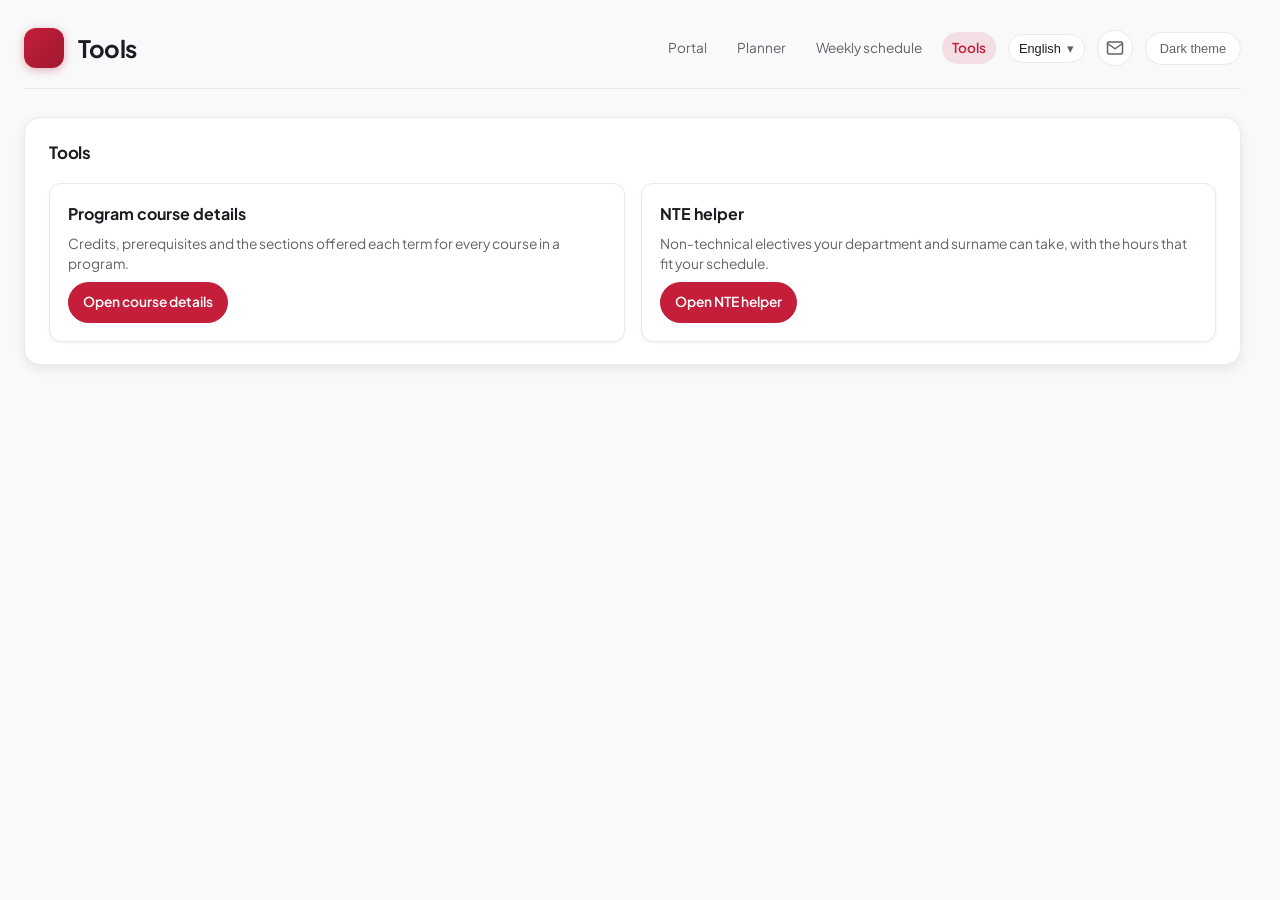
<file: tools.html>
<!doctype html>
<html lang="en">
<head>
<meta charset="UTF-8">
<meta name="viewport" content="width=device-width, initial-scale=1.0">
<title>Tools</title>
<script>
document.documentElement.setAttribute('data-theme', localStorage.getItem('theme') === 'dark' ? 'dark' : 'light');
</script>
<link rel="icon" href="Orta_Doğu_Teknik_Üniversitesi.png" type="image/png">
<link rel="stylesheet" href="main-ui.css?v=3">
  <link rel="preconnect" href="https://fonts.googleapis.com">
  <link rel="preconnect" href="https://fonts.gstatic.com" crossorigin>
  <link href="https://fonts.googleapis.com/css2?family=Plus+Jakarta+Sans:wght@400;500;600;700&display=swap" rel="stylesheet">
  <style>
    .tools-main {
      display: grid;
      grid-template-columns: 1fr;
      gap: 16px;
    }
    /* The cards live inside .panel (a block), so they need their own grid to get columns and gaps. */
    .tools-grid {
      display: grid;
      grid-template-columns: repeat(auto-fit, minmax(260px, 1fr));
      gap: 16px;
      align-items: stretch;
    }
    .tools-card {
      border: 1px solid var(--border-subtle);
      border-radius: var(--radius-md);
      background: var(--bg-elevated);
      padding: 18px;
      box-shadow: var(--shadow);
      min-width: 0;
      display: flex;
      flex-direction: column;
      align-items: flex-start;
      gap: 8px;
    }
    .tools-card h3 {
      margin: 0;
      font-size: 1rem;
    }
    .tools-card p {
      margin: 0;
      color: var(--text-muted);
      font-size: 0.86rem;
      line-height: 1.45;
    }
    /* Buttons line up along the bottom even when the descriptions differ in length. */
    .tools-card .tools-open-btn {
      margin-top: auto;
    }
    .tools-open-btn {
      display: inline-flex;
      align-items: center;
      justify-content: center;
      border: 1px solid var(--metu-red);
      color: #fff;
      background: var(--metu-red);
      border-radius: var(--radius-full);
      padding: 9px 14px;
      text-decoration: none;
      font-weight: 600;
      font-size: 0.86rem;
      transition: background var(--transition), border-color var(--transition);
    }
    .tools-open-btn:hover {
      background: var(--metu-red-hover);
      border-color: var(--metu-red-hover);
    }
    /* ---------- Tools responsive: tablet (900px) → phone (600px, 400px) ---------- */
    @media (max-width: 1024px) {
      html { overflow-x: hidden; }
      .app-shell { overflow-x: hidden; }
    }
    @media (max-width: 900px) {
      body { padding: 20px 16px; }
      .header { flex-direction: column; align-items: flex-start; gap: 16px; }
      .header-actions { width: 100%; flex-wrap: wrap; }
      .tools-main { gap: 20px; }
      .panel { padding: 18px 20px; }
    }
    @media (max-width: 600px) {
      html { overflow-x: hidden; }
      body { padding: 14px 12px; overflow-x: hidden; }
      .header {
        width: auto;
        min-width: 100%;
        margin-left: -12px;
        margin-right: -12px;
        padding-left: calc(12px + env(safe-area-inset-left, 0));
        padding-right: calc(12px + env(safe-area-inset-right, 0));
        padding-top: 4px;
        gap: 12px;
        margin-bottom: 20px;
        padding-bottom: 16px;
        box-sizing: border-box;
      }
      .branding { width: 100%; min-width: 0; }
      .title-block { max-width: 100%; }
      .title-block h1 { font-size: 1.25rem; line-height: 1.15; }
      .title-block span { font-size: 0.8rem; line-height: 1.35; }
      .header-actions { width: 100%; justify-content: flex-end; }
      .header-actions .nav-links,
      .header-actions #langCombo,
      .header-actions #themeToggle,
      .header-actions #envelopeBtn,
      .header-actions #langSelect { display: none !important; }
      #mobileMenuBtn {
        display: inline-flex !important;
        flex-shrink: 0;
        position: fixed;
        top: calc(14px + 6px + env(safe-area-inset-top, 0));
        right: calc(16px + env(safe-area-inset-right, 0));
        z-index: 100000;
      }
      .tools-main { gap: 16px; }
      .panel { padding: 14px; }
      .tools-card { width: 100%; }
    }
    @media (max-width: 400px) {
      body { padding: 12px 10px; }
      .header { margin-left: -10px; margin-right: -10px; padding-left: calc(10px + env(safe-area-inset-left, 0)); padding-right: calc(10px + env(safe-area-inset-right, 0)); }
      #mobileMenuBtn { right: calc(14px + env(safe-area-inset-right, 0)); }
      .panel { padding: 12px; }
      .tools-card { padding: 12px; }
    }
  </style>
</head>
<body>
  <div class="app-shell">
    <header class="header">
      <div class="branding">
        <div class="branding-mark"></div>
        <div class="title-block">
          <h1 id="pageTitle">Tools</h1>
        </div>
      </div>
      <div class="header-actions">
        <button type="button" id="mobileMenuBtn" aria-label="Open menu" aria-controls="mobileDrawerOverlay" aria-expanded="false">
          <svg xmlns="http://www.w3.org/2000/svg" viewBox="0 0 24 24" fill="none" stroke="currentColor" stroke-width="2" stroke-linecap="round" stroke-linejoin="round" aria-hidden="true">
            <line x1="4" y1="6" x2="20" y2="6"></line>
            <line x1="4" y1="12" x2="20" y2="12"></line>
            <line x1="4" y1="18" x2="20" y2="18"></line>
          </svg>
        </button>
        <nav class="nav-links">
          <a id="navPortal" href="index.html">Portal</a>
          <a id="navPlanner" href="planner.html">Planner</a>
          <a id="navWeekly" href="weekly.html">Weekly schedule</a>
          <a id="navTools" href="tools.html" class="active">Tools</a>
        </nav>
        <select id="langSelect" class="header-hidden-select" tabindex="-1" aria-hidden="true">
          <option value="tr">Türkçe</option>
          <option value="en">English</option>
        </select>
        <div class="header-lang" id="langCombo">
          <button type="button" id="langButton" class="header-lang-trigger" aria-haspopup="listbox" aria-expanded="false">
            <span id="langButtonLabel">English</span>
            <span class="header-lang-chevron" aria-hidden="true">▾</span>
          </button>
          <div id="langList" class="course-search-dropdown" role="listbox" aria-label="Language"></div>
        </div>
        <button type="button" id="envelopeBtn" class="envelope-btn" aria-label="Message" title="Message">
          <svg xmlns="http://www.w3.org/2000/svg" viewBox="0 0 24 24" fill="none" stroke="currentColor" stroke-width="2" stroke-linecap="round" stroke-linejoin="round"><path d="M4 4h16c1.1 0 2 .9 2 2v12c0 1.1-.9 2-2 2H4c-1.1 0-2-.9-2-2V6c0-1.1.9-2 2-2z"></path><polyline points="22,6 12,13 2,6"></polyline></svg>
        </button>
        <button type="button" id="themeToggle" class="theme-toggle" aria-label="Toggle theme">
          <span id="themeLabel">Light theme</span>
        </button>
      </div>
    </header>

    <div id="mobileDrawerOverlay" class="mobile-drawer-overlay" aria-hidden="true">
      <aside class="mobile-drawer" role="dialog" aria-modal="true" aria-label="Menu">
        <div class="mobile-drawer-header">
          <div class="mobile-drawer-title">Menu</div>
          <button type="button" id="mobileDrawerClose" class="mobile-drawer-close" aria-label="Close menu">×</button>
        </div>
        <div class="mobile-drawer-body">
          <div class="mobile-drawer-section">
            <div class="mobile-drawer-section-title">Pages</div>
            <div class="mobile-drawer-list">
              <a class="mobile-drawer-link" href="index.html">Portal</a>
              <a class="mobile-drawer-link" href="planner.html">Planner</a>
              <a class="mobile-drawer-link" href="weekly.html">Weekly schedule</a>
              <a id="mobileNavTools" class="mobile-drawer-link" href="tools.html">Tools</a>
            </div>
          </div>
          <div class="mobile-drawer-section">
            <div class="mobile-drawer-section-title">Settings</div>
            <div class="mobile-drawer-list">
              <div class="mobile-drawer-pill-row" aria-label="Language">
                <button type="button" id="mobileLangTr" class="mobile-drawer-pill">Türkçe</button>
                <button type="button" id="mobileLangEn" class="mobile-drawer-pill">English</button>
              </div>
              <button type="button" id="mobileContactBtn" class="mobile-drawer-btn">Contact</button>
              <button type="button" id="mobileThemeBtn" class="mobile-drawer-btn">
                <span>Theme</span>
                <span id="mobileThemeLabel">Light theme</span>
              </button>
            </div>
          </div>
        </div>
      </aside>
    </div>

    <main class="layout tools-main">
      <section class="panel">
        <div class="panel-header">
          <div>
            <div class="panel-title" id="toolsPanelTitle">Tools</div>
          </div>
        </div>
        <div class="tools-grid">
          <div class="tools-card">
            <h3 id="courseDetailsCardTitle">Program course details</h3>
            <p id="courseDetailsCardDesc">Credits, prerequisites and the sections offered each term for every course in a program.</p>
            <a href="course-details.html" id="openCourseDetailsBtn" class="tools-open-btn">Open course details</a>
          </div>
          <div class="tools-card">
            <h3 id="nteHelperCardTitle">NTE helper</h3>
            <p id="nteHelperCardDesc">Non-technical electives your department and surname can take, with the hours that fit your schedule.</p>
            <a href="nte-helper.html" id="openNteHelperBtn" class="tools-open-btn">Open NTE helper</a>
          </div>
        </div>
      </section>
    </main>
  </div>

  <dialog id="envelopeDialog" class="envelope-dialog">
    <div class="envelope-modal">
      <div class="envelope-modal-header">
        <h3 id="envelopeModalTitle" class="envelope-modal-title">Contact information</h3>
        <button type="button" id="envelopeModalClose" class="envelope-modal-close">Close</button>
      </div>
      <div id="envelopeModalContent" class="envelope-modal-body scroll-theme">
        <a href="mailto:fatih.usta@metu.edu.tr">fatih.usta@metu.edu.tr</a>
      </div>
    </div>
  </dialog>

  <script src="platform.js"></script>
  <script src="site-chrome.js"></script>
  <script>
  (function() {
    var root = document.documentElement;
    var STRINGS = {
      en: {
        pageTitle: "Tools",
        navPortal: "Portal",
        navPlanner: "Planner",
        navWeekly: "Weekly schedule",
        navTools: "Tools",
        toolsPanelTitle: "Tools",
        courseDetailsCardTitle: "Program course details",
        courseDetailsCardDesc: "Credits, prerequisites and the sections offered each term for every course in a program.",
        openCourseDetailsBtn: "Open course details",
        nteHelperCardTitle: "NTE helper",
        nteHelperCardDesc: "Non-technical electives your department and surname can take, with the hours that fit your schedule.",
        openNteHelperBtn: "Open NTE helper",
        themeLight: "Light theme",
        themeDark: "Dark theme",
        contactBtn: "Contact",
        contactModalTitle: "Contact information",
        closeBtn: "Close"
      },
      tr: {
        pageTitle: "Araçlar",
        navPortal: "Portal",
        navPlanner: "Planlayıcı",
        navWeekly: "Haftalık program",
        navTools: "Araçlar",
        toolsPanelTitle: "Araçlar",
        courseDetailsCardTitle: "Program ders detayları",
        courseDetailsCardDesc: "Bir programdaki her dersin kredisi, ön koşulları ve dönem dönem açılan şubeleri.",
        openCourseDetailsBtn: "Ders detaylarını aç",
        nteHelperCardTitle: "NTE yardımcısı",
        nteHelperCardDesc: "Bölümünüzün ve soyadınızın alabileceği teknik olmayan seçmeliler, programınıza uyan saatlerle.",
        openNteHelperBtn: "NTE yardımcısını aç",
        themeLight: "Açık tema",
        themeDark: "Koyu tema",
        contactBtn: "İletişim",
        contactModalTitle: "İletişim bilgileri",
        closeBtn: "Kapat"
      }
    };

    function setText(id, text) {
      var el = document.getElementById(id);
      if (el) el.textContent = text;
    }

    function getLang() {
      return (localStorage.getItem("lang") || "en") === "tr" ? "tr" : "en";
    }

    function applyLanguage(lang) {
      var s = STRINGS[lang] || STRINGS.en;
      setText("pageTitle", s.pageTitle);
      setText("navPortal", s.navPortal);
      setText("navPlanner", s.navPlanner);
      setText("navWeekly", s.navWeekly);
      setText("navTools", s.navTools);
      setText("mobileNavTools", s.navTools);
      setText("toolsPanelTitle", s.toolsPanelTitle);
      setText("courseDetailsCardTitle", s.courseDetailsCardTitle);
      setText("courseDetailsCardDesc", s.courseDetailsCardDesc);
      setText("openCourseDetailsBtn", s.openCourseDetailsBtn);
      setText("nteHelperCardTitle", s.nteHelperCardTitle);
      setText("nteHelperCardDesc", s.nteHelperCardDesc);
      setText("openNteHelperBtn", s.openNteHelperBtn);
      setText("mobileContactBtn", s.contactBtn);
      setText("envelopeModalTitle", s.contactModalTitle);
      setText("envelopeModalClose", s.closeBtn);
      document.documentElement.lang = lang === "tr" ? "tr" : "en";

      var currentTheme = root.getAttribute("data-theme") === "light" ? "light" : "dark";
      setText("themeLabel", currentTheme === "dark" ? s.themeLight : s.themeDark);
      setText("mobileThemeLabel", currentTheme === "dark" ? s.themeLight : s.themeDark);

      var langSel = document.getElementById("langSelect");
      if (langSel) langSel.value = lang;
      var langButtonLabel = document.getElementById("langButtonLabel");
      if (langButtonLabel) langButtonLabel.textContent = lang === "tr" ? "Türkçe" : "English";
      localStorage.setItem("lang", lang);
    }

    // Theme toggle, language picker, mobile drawer and the contact dialog live in site-chrome.js.
    METU_CHROME.init({ applyLanguage: applyLanguage });
  })();
  </script>
</body>
</html>
</file>
<file: main-ui.css>
:root {
  --metu-red: #c41e3a;
  --metu-red-hover: #a01830;
  --metu-red-soft: rgba(196, 30, 58, 0.12);
  --radius-sm: 8px;
  --radius-md: 12px;
  --radius-lg: 16px;
  --radius-full: 9999px;
  --transition: 0.2s ease;
}

[data-theme="light"] {
  --bg: #f8f9fa;
  --bg-elevated: #ffffff;
  --bg-input: #ffffff;
  --border-subtle: #e8eaed;
  --text-main: #1a1d21;
  --text-muted: #5f6368;
  --accent-soft: rgba(196, 30, 58, 0.08);
  --shadow: 0 1px 3px rgba(0, 0, 0, 0.06);
  --shadow-md: 0 4px 12px rgba(0, 0, 0, 0.08);
  --shadow-lg: 0 8px 24px rgba(0, 0, 0, 0.1);
}

[data-theme="dark"] {
  --bg: #13161a;
  --bg-elevated: #1e2227;
  --bg-input: #1a1e24;
  --border-subtle: #343a42;
  --text-main: #e8eaed;
  --text-muted: #a8aeb5;
  --accent-soft: rgba(196, 30, 58, 0.2);
  --shadow: 0 1px 3px rgba(0, 0, 0, 0.18);
  --shadow-md: 0 4px 16px rgba(0, 0, 0, 0.25);
  --shadow-lg: 0 8px 32px rgba(0, 0, 0, 0.3);
}

* {
  box-sizing: border-box;
}

/* Reserve space for scrollbar so header/content center stays same on all pages */
html {
  scrollbar-gutter: stable;
}

/* ----- Reusable scrollbar theme: add class="scroll-theme" to any scrollable element ----- */
.scroll-theme,
.weekly-suggest-dropdown,
.course-search-dropdown {
  scrollbar-width: thin;
  scrollbar-color: var(--border-subtle) var(--bg-input);
}
.scroll-theme::-webkit-scrollbar,
.weekly-suggest-dropdown::-webkit-scrollbar,
.course-search-dropdown::-webkit-scrollbar {
  width: 8px;
}
.scroll-theme::-webkit-scrollbar-button,
.weekly-suggest-dropdown::-webkit-scrollbar-button,
.course-search-dropdown::-webkit-scrollbar-button {
  display: none;
  height: 0;
  width: 0;
}
.scroll-theme::-webkit-scrollbar-track,
.weekly-suggest-dropdown::-webkit-scrollbar-track,
.course-search-dropdown::-webkit-scrollbar-track {
  background: var(--bg-input);
  border-radius: 999px;
  margin: 4px 0;
}
.scroll-theme::-webkit-scrollbar-thumb,
.weekly-suggest-dropdown::-webkit-scrollbar-thumb,
.course-search-dropdown::-webkit-scrollbar-thumb {
  background-color: var(--border-subtle);
  border-radius: 999px;
  border: 2px solid var(--bg-input);
  min-height: 40px;
}
.scroll-theme::-webkit-scrollbar-thumb:hover,
.weekly-suggest-dropdown::-webkit-scrollbar-thumb:hover,
.course-search-dropdown::-webkit-scrollbar-thumb:hover {
  background-color: var(--metu-red-soft);
}
.scroll-theme::-webkit-scrollbar-thumb:active,
.weekly-suggest-dropdown::-webkit-scrollbar-thumb:active,
.course-search-dropdown::-webkit-scrollbar-thumb:active {
  background-color: rgba(196, 30, 58, 0.5);
}

body {
  margin: 0;
  padding: 28px 24px;
  font-family: "Plus Jakarta Sans", system-ui, -apple-system, sans-serif;
  background: var(--bg);
  color: var(--text-main);
  font-size: 15px;
  line-height: 1.5;
  -webkit-font-smoothing: antialiased;
}

.app-shell {
  width: 100%;
  max-width: 1600px;
  margin: 0 auto;
}

/* Tablet (iPad horizontal): prevent overflow on shared layout */
@media (max-width: 1024px) {
  html { overflow-x: hidden; }
  .app-shell { overflow-x: hidden; }
}

.header {
  display: flex;
  align-items: center;
  justify-content: space-between;
  width: 100%;
  margin-bottom: 28px;
  padding-bottom: 20px;
  border-bottom: 1px solid var(--border-subtle);
}

.branding {
  display: flex;
  align-items: center;
  gap: 14px;
}

.branding-mark {
  width: 40px;
  height: 40px;
  border-radius: var(--radius-md);
  background: linear-gradient(135deg, var(--metu-red) 0%, var(--metu-red-hover) 100%);
  box-shadow: 0 2px 8px rgba(196, 30, 58, 0.35);
}

.title-block h1 {
  margin: 0;
  font-size: 1.5rem;
  font-weight: 700;
  letter-spacing: -0.02em;
}

.title-block span {
  display: block;
  margin-top: 4px;
  font-size: 0.85rem;
  font-weight: 400;
  color: var(--text-muted);
}

.header-actions {
  display: flex;
  align-items: center;
  gap: 12px;
}

.theme-toggle {
  padding: 8px 14px;
  border-radius: var(--radius-full);
  border: 1px solid var(--border-subtle);
  background: var(--bg-elevated);
  color: var(--text-muted);
  font-size: 0.8rem;
  font-weight: 500;
  cursor: pointer;
  transition: color var(--transition), border-color var(--transition), background var(--transition);
}

.theme-toggle:hover {
  color: var(--text-main);
  border-color: var(--metu-red);
  background: var(--accent-soft);
}

/* Header theme button: outline style (not filled red) so Planner and Weekly match */
button.theme-toggle {
  padding: 8px 14px;
  border-radius: var(--radius-full);
  border: 1px solid var(--border-subtle);
  background: var(--bg-elevated);
  color: var(--text-muted);
  font-size: 0.8rem;
  font-weight: 500;
  box-shadow: none;
  transform: none;
  gap: 0;
}

button.theme-toggle:hover {
  background: var(--accent-soft);
  color: var(--text-main);
  border-color: var(--metu-red);
}

.nav-links {
  display: flex;
  align-items: center;
  gap: 10px;
  font-size: 0.85rem;
}

.nav-links a {
  text-decoration: none;
  color: var(--text-muted);
  padding: 6px 10px;
  border-radius: var(--radius-full);
  transition: background var(--transition), color var(--transition);
}

.nav-links a:hover {
  background: var(--accent-soft);
  color: var(--text-main);
}

.nav-links a.active {
  background: var(--metu-red-soft);
  color: var(--metu-red);
  font-weight: 600;
}

/* Header language dropdown – same markup on Planner & Weekly, one set of styles */
.header-hidden-select {
  position: absolute;
  opacity: 0;
  pointer-events: none;
  width: 0;
  height: 0;
}
.header-lang {
  position: relative;
}
.header-lang-trigger {
  display: flex;
  align-items: center;
  justify-content: space-between;
  gap: 6px;
  padding: 6px 10px;
  border-radius: var(--radius-full);
  border: 1px solid var(--border-subtle);
  background: var(--bg-elevated);
  color: var(--text-main);
  font-size: 0.8rem;
  font-weight: 500;
  cursor: pointer;
  transition: border-color var(--transition), background var(--transition), color var(--transition);
}
.header-lang-trigger:hover {
  border-color: var(--metu-red);
}
.header-lang-trigger:focus-visible {
  outline: none;
  border-color: var(--metu-red);
  box-shadow: 0 0 0 2px var(--metu-red-soft);
}
.header-lang-chevron {
  font-size: 0.8rem;
  color: var(--text-muted);
}
.header-lang .course-search-dropdown,
.header-lang .weekly-suggest-dropdown {
  min-width: 120px;
}

/* Envelope button in header – matches header-lang-trigger/theme-toggle style */
.envelope-btn {
  display: flex;
  align-items: center;
  justify-content: center;
  width: 36px;
  height: 36px;
  padding: 0;
  border-radius: var(--radius-full);
  border: 1px solid var(--border-subtle);
  background: var(--bg-elevated);
  color: var(--text-muted);
  cursor: pointer;
  transition: border-color var(--transition), background var(--transition), color var(--transition);
}
.envelope-btn:hover {
  border-color: var(--metu-red);
  color: var(--metu-red);
  background: var(--accent-soft);
}
.envelope-btn:focus-visible {
  outline: none;
  border-color: var(--metu-red);
  box-shadow: 0 0 0 2px var(--metu-red-soft);
}
.envelope-btn svg {
  width: 18px;
  height: 18px;
}

/* Envelope: native <dialog> – match weekly-section-details look, override UA styles */
dialog.envelope-dialog {
  margin: auto;
  padding: 0 !important;
  border: none !important;
  outline: none !important;
  max-width: 420px;
  width: 90%;
  background: transparent !important;
  box-shadow: none !important;
}
dialog.envelope-dialog::backdrop {
  background: rgba(0, 0, 0, 0.5);
}
.envelope-modal {
  background: var(--bg-elevated);
  border: 1px solid var(--border-subtle);
  border-radius: var(--radius-lg);
  box-shadow: var(--shadow-lg);
  color: var(--text-main);
  max-width: 420px;
  width: 100%;
  max-height: 85vh;
  display: flex;
  flex-direction: column;
  overflow: hidden;
}
.envelope-modal-header {
  display: flex;
  align-items: flex-start;
  justify-content: space-between;
  gap: 12px;
  padding: 20px 24px 12px 24px;
  border-bottom: 1px solid var(--border-subtle);
  flex-shrink: 0;
}
.envelope-modal-title {
  font-size: 1rem;
  font-weight: 700;
  margin: 0;
  padding-right: 8px;
  color: var(--text-main);
}
.envelope-modal-close {
  flex-shrink: 0;
  padding: 6px 14px;
  border-radius: var(--radius-full);
  border: 1px solid var(--border-subtle);
  background: var(--bg-elevated);
  color: var(--text-muted);
  font-size: 0.8rem;
  cursor: pointer;
  transition: border-color var(--transition), color var(--transition);
}
.envelope-modal-close:hover {
  border-color: var(--metu-red);
  color: var(--metu-red);
}
.envelope-modal-body {
  padding: 16px 24px 20px 24px;
  overflow-y: auto;
  max-height: calc(85vh - 80px);
  color: var(--text-main);
}
.envelope-modal-body a {
  color: var(--metu-red);
  text-decoration: none;
}
.envelope-modal-body a:hover {
  text-decoration: underline;
}

/* ----- Mobile side drawer (shared: Portal, Planner, Weekly) ----- */
#mobileMenuBtn {
  display: none;
  align-items: center;
  justify-content: center;
  width: 44px;
  height: 44px;
  border-radius: var(--radius-full);
  border: 1px solid var(--border-subtle);
  background: var(--bg-elevated);
  color: var(--text-main);
  cursor: pointer;
  transition: border-color var(--transition), background var(--transition), color var(--transition);
}
#mobileMenuBtn:hover {
  border-color: var(--metu-red);
  background: var(--accent-soft);
  color: var(--metu-red);
}
#mobileMenuBtn svg { width: 20px; height: 20px; }

.mobile-drawer-overlay {
  position: fixed;
  inset: 0;
  background: rgba(0,0,0,0.5);
  z-index: 99999;
  display: none;
}
.mobile-drawer-overlay.is-open { display: block; }

.mobile-drawer {
  position: absolute;
  top: 0;
  left: 0;
  height: 100%;
  width: min(340px, 86vw);
  background: var(--bg-elevated);
  border-right: 1px solid var(--border-subtle);
  box-shadow: var(--shadow-lg);
  transform: translateX(-102%);
  transition: transform 0.22s ease;
  display: flex;
  flex-direction: column;
}
.mobile-drawer-overlay.is-open .mobile-drawer { transform: translateX(0); }

.mobile-drawer-header {
  display: flex;
  align-items: center;
  justify-content: space-between;
  gap: 12px;
  padding: 16px 16px 12px 16px;
  border-bottom: 1px solid var(--border-subtle);
}
.mobile-drawer-title {
  font-weight: 700;
  margin: 0;
  font-size: 1rem;
}
.mobile-drawer-close {
  width: 40px;
  height: 40px;
  border-radius: var(--radius-full);
  border: 1px solid var(--border-subtle);
  background: var(--bg-elevated);
  color: var(--text-muted);
  cursor: pointer;
}
.mobile-drawer-close:hover { border-color: var(--metu-red); color: var(--metu-red); }

.mobile-drawer-body {
  padding: 14px 16px 18px 16px;
  overflow: auto;
}
.mobile-drawer-section + .mobile-drawer-section { margin-top: 16px; }
.mobile-drawer-section-title {
  font-size: 0.75rem;
  font-weight: 700;
  color: var(--text-muted);
  text-transform: uppercase;
  letter-spacing: 0.05em;
  margin: 0 0 10px 0;
}
.mobile-drawer-list {
  display: flex;
  flex-direction: column;
  gap: 10px;
}
.mobile-drawer-link,
.mobile-drawer-btn {
  display: flex;
  align-items: center;
  justify-content: space-between;
  gap: 10px;
  width: 100%;
  min-height: 44px;
  padding: 10px 12px;
  border-radius: var(--radius-md);
  border: 1px solid var(--border-subtle);
  background: var(--bg);
  color: var(--text-main);
  text-decoration: none;
  cursor: pointer;
  font-size: 0.9rem;
}
.mobile-drawer-link:hover,
.mobile-drawer-btn:hover {
  border-color: var(--metu-red);
  background: var(--accent-soft);
}
.mobile-drawer-pill-row {
  display: flex;
  gap: 10px;
}
.mobile-drawer-pill {
  flex: 1 1 0;
  min-height: 44px;
  padding: 10px 12px;
  border-radius: var(--radius-md);
  border: 1px solid var(--border-subtle);
  background: var(--bg);
  color: var(--text-main);
  cursor: pointer;
  font-size: 0.9rem;
}
.mobile-drawer-pill:hover { border-color: var(--metu-red); background: var(--accent-soft); }
.mobile-drawer-pill.is-active {
  border-color: var(--metu-red);
  background: var(--metu-red-soft);
  color: var(--metu-red);
  font-weight: 700;
}

.layout {
  display: grid;
  grid-template-columns: minmax(0, 1.05fr) minmax(0, 1.95fr);
  gap: 28px;
}

.panel {
  background: var(--bg-elevated);
  border-radius: var(--radius-lg);
  padding: 22px 24px;
  border: 1px solid var(--border-subtle);
  box-shadow: var(--shadow-md);
  transition: box-shadow var(--transition);
}
.panel:hover {
  box-shadow: var(--shadow-lg);
}

.panel-header {
  display: flex;
  justify-content: space-between;
  align-items: flex-start;
  margin-bottom: 18px;
}

.panel-title {
  font-size: 1.05rem;
  font-weight: 700;
  letter-spacing: -0.01em;
}

.panel-caption {
  font-size: 0.82rem;
  color: var(--text-muted);
  margin-top: 2px;
}

.field {
  display: flex;
  flex-direction: column;
  gap: 6px;
}

.field label {
  font-size: 0.82rem;
  font-weight: 600;
  color: var(--text-muted);
}

/* ----- Shared: department + search bar same width (weekly & planner) ----- */
.field-same-width__row,
.weekly-field-same-width__row {
  display: flex;
  gap: 8px;
}
.field-same-width__row .weekly-dept-combobox,
.field-same-width__row .planner-combobox,
.weekly-field-same-width__row .weekly-dept-combobox,
.weekly-field-same-width__row .weekly-field-same-width__input-wrap,
.field-same-width__row .course-search-wrap {
  flex: 1 1 auto;
  min-width: 0;
}
.weekly-field-same-width__row .weekly-field-same-width__input-wrap,
.field-same-width__row .course-search-wrap {
  position: relative;
}
.field-same-width__row .weekly-dept-combobox .weekly-select-trigger,
.field-same-width__row .planner-combobox .planner-select-trigger,
.weekly-field-same-width__row .weekly-dept-combobox .weekly-select-trigger {
  width: 100%;
}
.weekly-field-same-width__row .weekly-field-same-width__input-wrap input {
  width: 100%;
}
.field-same-width__row .course-search-wrap input {
  width: 100%;
}
.field-same-width__spacer,
.weekly-field-same-width__spacer {
  flex-shrink: 0;
  width: 56px;
}

/* Optional: limit field input width to half (e.g. surname on weekly) */
.field-half-width input {
  max-width: 50%;
  min-width: 120px;
}

/* Input that displays and stores as uppercase (e.g. surname) */
.input-uppercase {
  text-transform: uppercase;
}

/* Planner: department row – limit width so it isn’t too wide (e.g. ~half) */
.dept-bar .dept-right {
  flex: 1 1 auto;
  min-width: 0;
}
.dept-bar .dept-row-main.field-same-width__row {
  width: 100%;
  max-width: 50%;
  min-width: 200px;
}

/* ----- Shared: form inputs (both pages) – Planner choice: 10px 12px, radius-sm ----- */
.field input,
.field select {
  padding: 10px 12px;
  border-radius: var(--radius-sm);
  border: 1px solid var(--border-subtle);
  background: var(--bg-input);
  color: var(--text-main);
  font-size: 0.9rem;
  outline: none;
  transition: border-color var(--transition);
}
.field input:focus,
.field select:focus {
  border-color: var(--metu-red);
}

/* ----- Shared: hint / helper text ----- */
.hint-text,
.weekly-hint-text,
.field-hint {
  display: block;
  margin-top: 4px;
  font-size: 0.78rem;
  color: var(--text-muted);
}

/* ----- Shared: dropdown (combobox) – both weekly and planner ----- */
.weekly-hidden-select,
.planner-hidden-select {
  position: absolute;
  opacity: 0;
  pointer-events: none;
  width: 0;
  height: 0;
}
.weekly-dept-combobox,
.planner-combobox {
  position: relative;
}
.weekly-select-trigger,
.planner-select-trigger {
  display: flex;
  align-items: center;
  justify-content: space-between;
  padding: 8px 10px;
  border-radius: var(--radius-md);
  border: 1px solid var(--border-subtle);
  background: var(--bg-input);
  color: var(--text-main);
  font-size: 0.9rem;
  font-weight: 400;
  cursor: pointer;
  transition: border-color var(--transition), background var(--transition), color var(--transition);
}
.weekly-select-trigger:hover,
.planner-select-trigger:hover {
  border-color: var(--metu-red);
}
.weekly-select-trigger:focus-visible,
.planner-select-trigger:focus-visible {
  outline: none;
  border-color: var(--metu-red);
  box-shadow: none;
}
.weekly-select-trigger--compact,
.planner-select-trigger--compact {
  padding: 6px 10px;
  border-radius: var(--radius-full);
  font-size: 0.8rem;
  justify-content: flex-start;
  gap: 6px;
  width: max-content;
}
.weekly-select-chevron,
.planner-select-chevron {
  margin-left: 8px;
  font-size: 0.8rem;
  color: var(--text-muted);
}
.weekly-select-trigger--compact .weekly-select-chevron,
.planner-select-trigger--compact .planner-select-chevron {
  margin-left: 0;
}

/* Dropdown panel (open list) – scrollbar via .scroll-theme above */
.weekly-suggest-dropdown,
.course-search-dropdown {
  position: absolute;
  left: 0;
  right: 0;
  top: 100%;
  margin-top: 4px;
  max-height: 220px;
  max-width: 100%;
  overflow-y: auto;
  overflow-x: hidden;
  background: var(--bg-elevated);
  border: 1px solid var(--border-subtle);
  border-radius: var(--radius-md);
  box-shadow: var(--shadow-lg);
  z-index: 20;
  display: none;
}
.weekly-suggest-dropdown.is-open,
.course-search-dropdown.is-open {
  display: block;
}

/* Dropdown option item */
.weekly-suggest-item,
.course-search-item {
  padding: 8px 12px;
  font-size: 0.85rem;
  cursor: pointer;
  display: flex;
  flex-direction: column;
  gap: 2px;
  width: 100%;
  text-align: left;
  border: none;
  background: transparent;
  color: var(--text-main);
  font-family: inherit;
  box-sizing: border-box;
  transition: background var(--transition);
}
.weekly-suggest-item:hover,
.weekly-suggest-item:focus,
.course-search-item:hover,
.course-search-item:focus {
  background: var(--accent-soft);
}
.weekly-suggest-item code,
.course-search-item code {
  font-weight: 600;
}
.weekly-suggest-item span,
.course-search-item span {
  color: var(--text-muted);
  font-size: 0.78rem;
}

/* ----- Shared: responsive header (planner & weekly) ----- */
@media (max-width: 600px) {
  .header {
    flex-direction: column;
    align-items: flex-start;
    gap: 14px;
    margin-bottom: 18px;
    padding-bottom: 14px;
  }
  .header-actions {
    width: 100%;
    justify-content: flex-start;
  }
  .title-block h1 {
    font-size: 1.25rem;
  }
  .title-block span {
    font-size: 0.8rem;
  }
}

/* Faculty/group headers inside dropdown lists (department select) */
.dropdown-group-header {
  padding: 8px 12px 4px;
  font-size: 0.75rem;
  font-weight: 600;
  color: var(--text-muted);
  text-transform: uppercase;
  letter-spacing: 0.04em;
  background: transparent;
  border: none;
  cursor: default;
  text-align: left;
  list-style: none;
  margin: 0;
}

/* ----- Shared: checkboxes (both pages) ----- */
.weekly-rule-toggles input[type="checkbox"],
.weekly-course-rule-flags input[type="checkbox"],
.weekly-section-choices input[type="checkbox"],
.program-errors-list .error-dismiss-label input[type="checkbox"] {
  -webkit-appearance: none;
  -moz-appearance: none;
  appearance: none;
  width: 1em;
  height: 1em;
  aspect-ratio: 1 / 1;
  margin: 0;
  border: 2px solid var(--border-subtle);
  border-radius: 2px;
  background: var(--bg-elevated);
  cursor: pointer;
  position: relative;
  display: inline-block;
  transition: border-color var(--transition), background var(--transition);
}
.weekly-rule-toggles input[type="checkbox"]:hover,
.weekly-course-rule-flags input[type="checkbox"]:hover,
.weekly-section-choices input[type="checkbox"]:hover,
.program-errors-list .error-dismiss-label input[type="checkbox"]:hover {
  border-color: var(--text-muted);
}
.weekly-rule-toggles input[type="checkbox"]:checked,
.weekly-course-rule-flags input[type="checkbox"]:checked,
.weekly-section-choices input[type="checkbox"]:checked,
.program-errors-list .error-dismiss-label input[type="checkbox"]:checked {
  background: var(--metu-red);
  border-color: var(--metu-red);
  box-shadow: none;
}

/* ----- Header contact icon + modal (shared across Portal, Planner, Weekly) ----- */
.header-contact-btn {
  display: inline-flex;
  align-items: center;
  justify-content: center;
  width: 36px;
  height: 36px;
  min-width: 36px;
  flex-shrink: 0;
  padding: 0;
  border: 1px solid var(--border-subtle);
  border-radius: var(--radius-full);
  background: var(--bg-elevated);
  color: var(--text-muted);
  font-size: 1.1rem;
  line-height: 1;
  cursor: pointer;
  position: relative;
  z-index: 10;
  transition: color var(--transition), border-color var(--transition), background var(--transition);
}
.header-contact-btn:hover {
  color: var(--metu-red);
  border-color: var(--metu-red);
  background: var(--accent-soft);
}
/* Contact modal – same structure as weekly section details */
.contact-overlay {
  position: fixed;
  inset: 0;
  z-index: 8000;
  background: rgba(0, 0, 0, 0.5);
  display: flex;
  align-items: center;
  justify-content: center;
  padding: 24px;
}
.contact-modal {
  background: var(--bg-elevated);
  border: 1px solid var(--border-subtle);
  border-radius: var(--radius-lg);
  box-shadow: var(--shadow-lg);
  max-width: 420px;
  width: 90%;
  max-height: 85vh;
  display: flex;
  flex-direction: column;
  overflow: hidden;
}
.contact-modal-header {
  display: flex;
  align-items: flex-start;
  justify-content: space-between;
  gap: 12px;
  padding: 20px 24px 12px 24px;
  border-bottom: 1px solid var(--border-subtle);
  flex-shrink: 0;
}
.contact-modal-title {
  font-size: 1rem;
  font-weight: 700;
  margin: 0;
  padding-right: 8px;
  color: var(--text-main);
}
.contact-modal-body {
  padding: 16px 24px 20px 24px;
  overflow-y: auto;
  max-height: calc(85vh - 80px);
  font-size: 0.9rem;
  line-height: 1.6;
  color: var(--text-main);
}
.contact-modal-close {
  flex-shrink: 0;
  padding: 6px 14px;
  border-radius: var(--radius-full);
  border: 1px solid var(--border-subtle);
  background: var(--bg-elevated);
  color: var(--text-muted);
  font-size: 0.8rem;
  cursor: pointer;
  transition: border-color var(--transition), color var(--transition);
}
.contact-modal-close:hover {
  border-color: var(--metu-red);
  color: var(--metu-red);
}
.contact-email-wrap {
  margin-top: 12px;
  padding: 12px 16px;
  border-radius: var(--radius-sm);
  background: var(--accent-soft);
  border: 1px solid rgba(196, 30, 58, 0.35);
}
.contact-email-wrap a {
  color: var(--metu-red);
  font-weight: 600;
  text-decoration: none;
}
.contact-email-wrap a:hover {
  text-decoration: underline;
}
</file>
